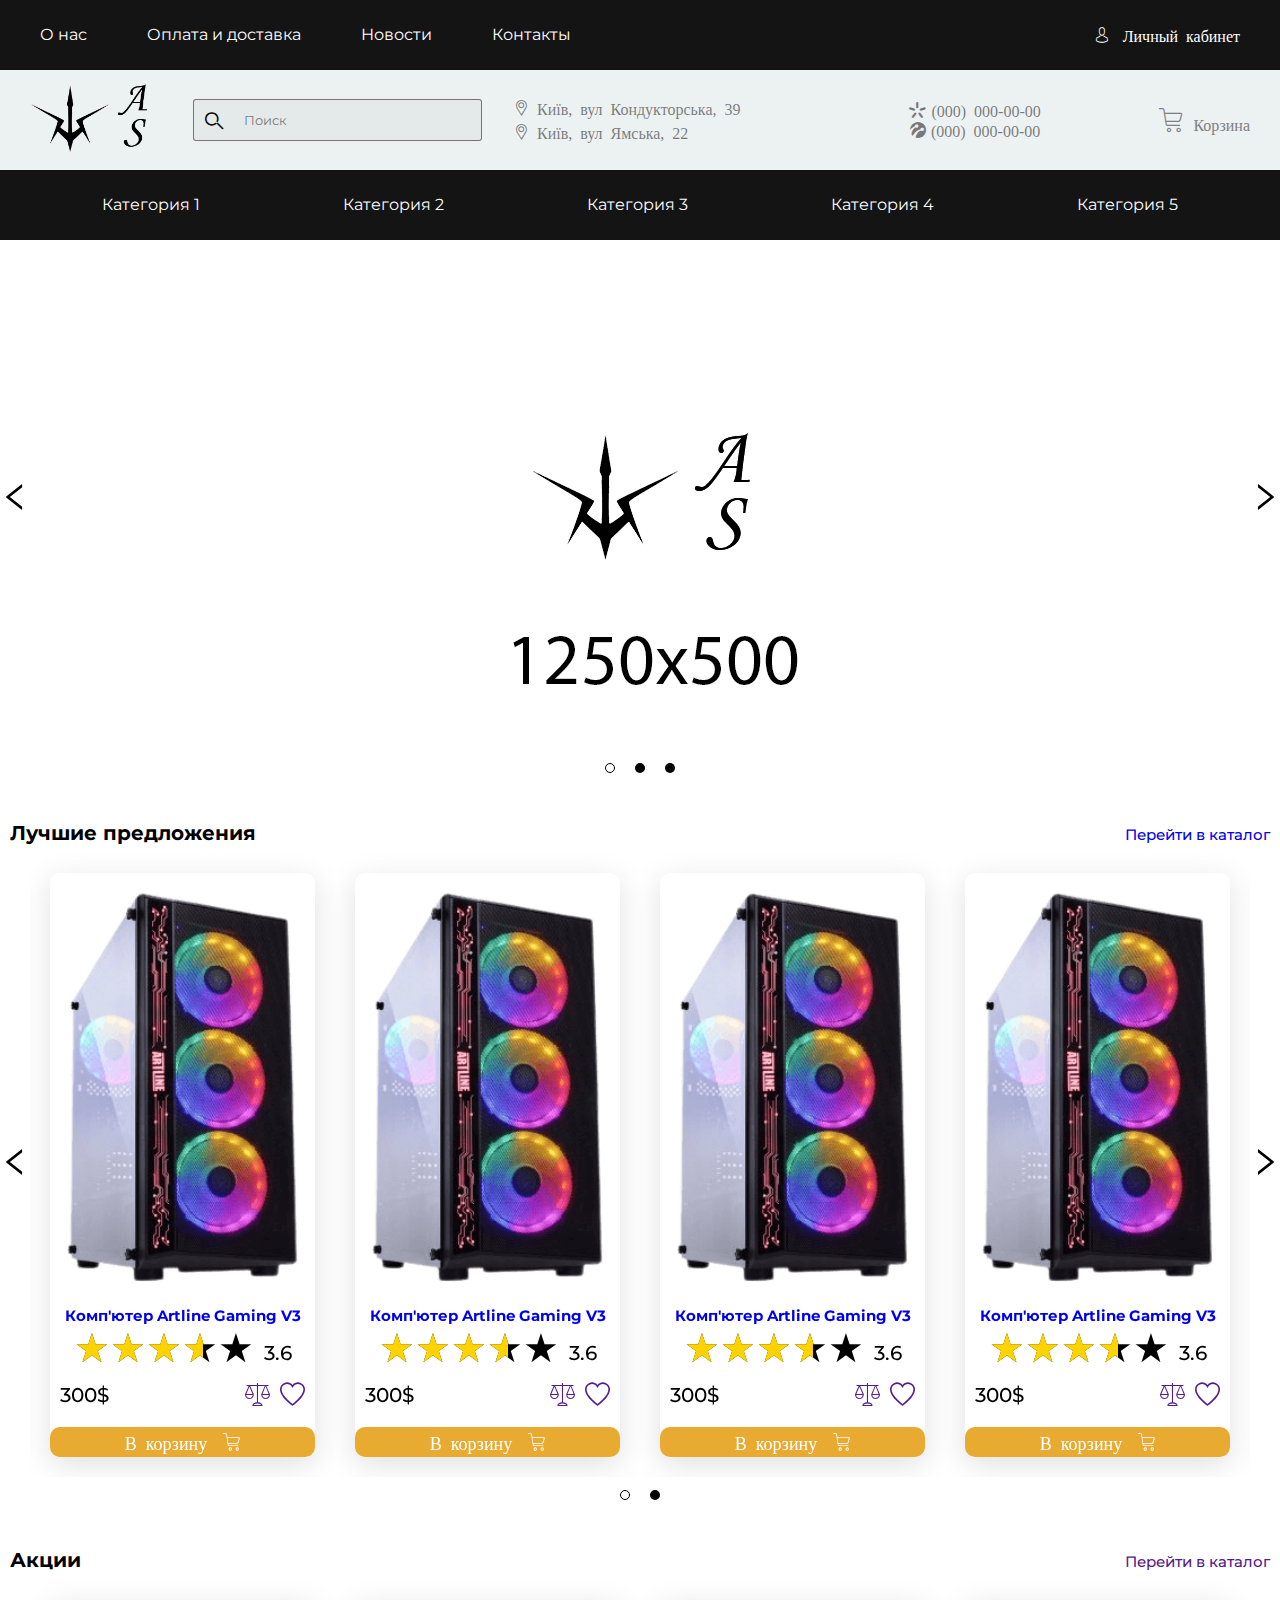
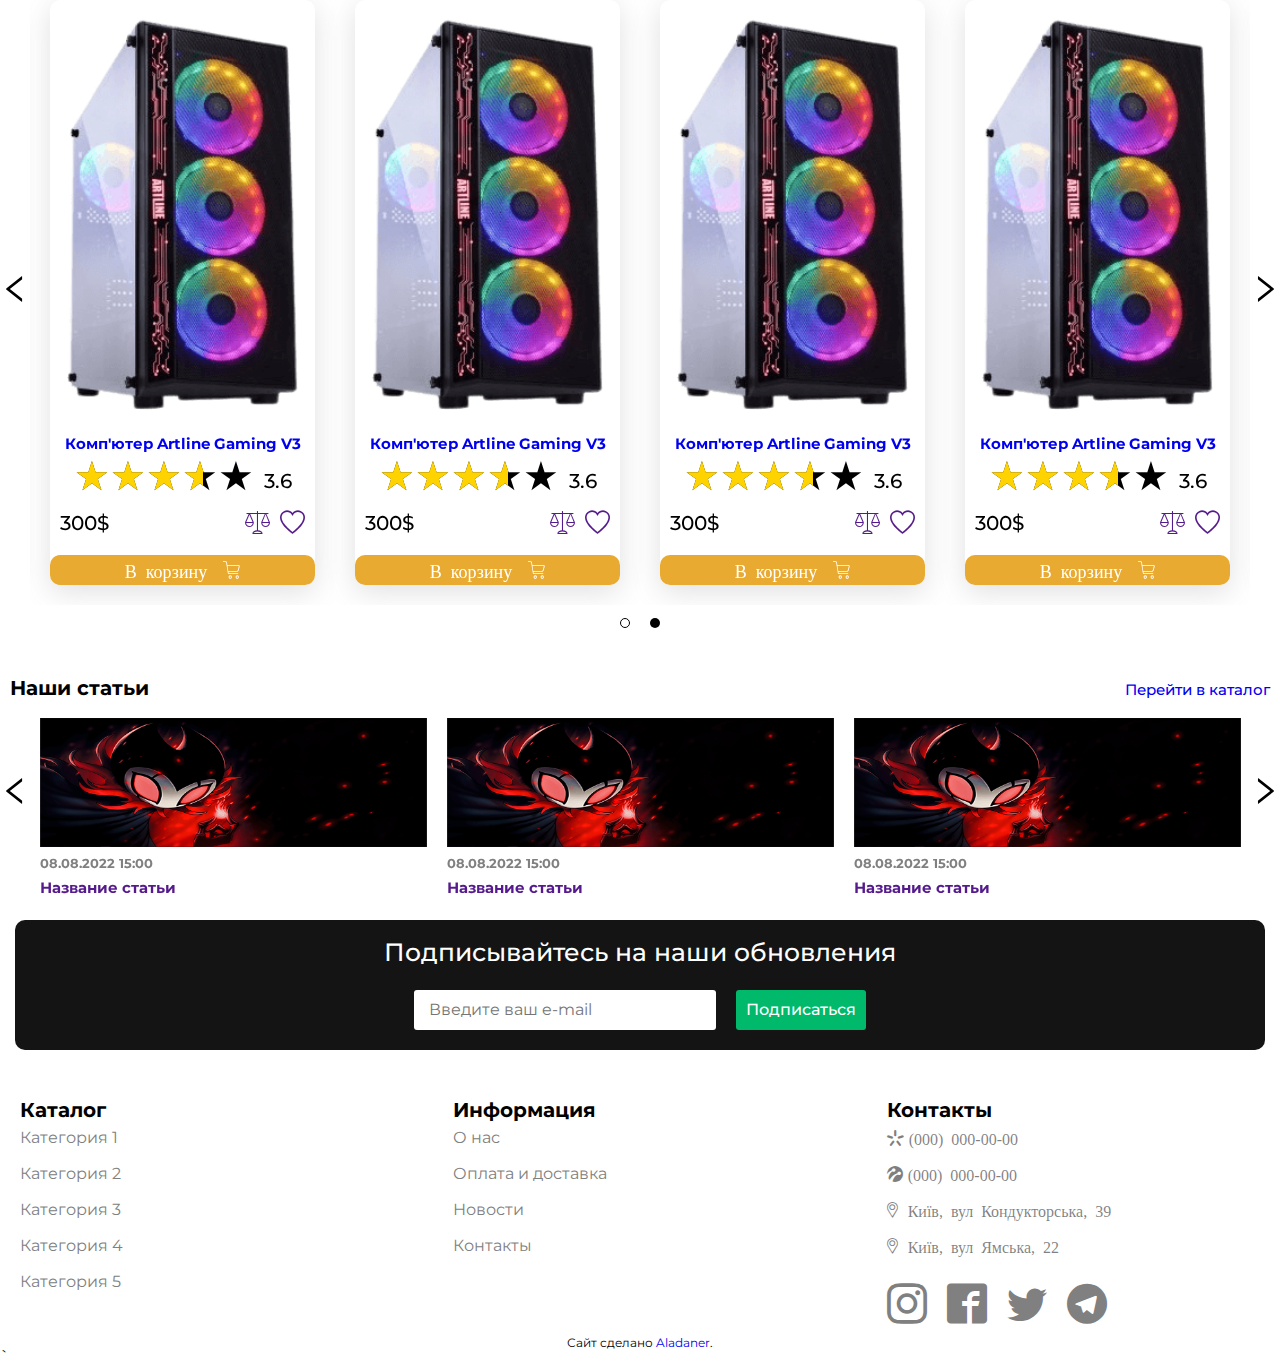
<file: index.html>
<!DOCTYPE html>
<html lang="en">

<head>
    <meta charset="UTF-8">
    <meta http-equiv="X-UA-Compatible" content="IE=edge">
    <meta name="viewport" content="width=device-width, initial-scale=1.0">
    <title>Alan Shop v2</title>
    <!--Стили-->
    <link rel="stylesheet" href="src/css/style.css">
    <link rel="stylesheet" href="src/css/slider.css">
    <link rel="stylesheet" href="src/css/iconsfont.css">
    <link rel="stylesheet" href="src/css/rating-star.css">
    <link rel="stylesheet" href="src/css/topButton.css">


</head>

<body>
    <!-- Back to top button -->
    <a id="button" class="_icon-arrow-up"></a>

    <!-- Header-->
    <header class="header" id="header">
        <div class="header__top top-header">
            <div class="top-header__container">

                <!-- Блок меню-->
                <div class="top-header__menu menu">
                    <nav class="menu__body">
                        <ul class="menu__list">
                            <li class="menu__item"><a href="pages/about.html" class="menu__link">О нас</a></li>
                            <li class="menu__item"><a href="pages/delivery.html" class="menu__link">Оплата и
                                    доставка</a></li>
                            <li class="menu__item"><a href="pages/news.html" class="menu__link">Новости</a></li>
                            <li class="menu__item"><a href="pages/contacts.html" class="menu__link">Контакты</a></li>
                        </ul>
                    </nav>
                </div>

                <!-- Личный кабинет-->
                <a href="#log-popup" class="top-header__user _icon-user popup-link"><span class="top-header__text">Личный
                        кабинет</span></a>
            </div>
        </div>

        <div class="header__body body-header">
            <div class="body-header__container">
                <a href="index.html"><img src="src/img/logo-dark.png" class="body-header__logo" alt=""></a>

                <!-- Блок поиска-->
                <div class="body-header__search">
                    <form action="" class="search-header">
                        <button type="submit" class="search-header__button _icon-search"></button>
                        <input type="text" name="form[]" placeholder="Поиск" class="search-header__input">
                    </form>
                </div>

                <!-- Блок местоположений-->
                <div class="body-header__location location-header">
                    <a href="" target="_blank" class="location-header__link _icon-location">Київ, вул Кондукторська,
                        39</a>
                    <a href="" target="_blank" class="location-header__link _icon-location">Київ, вул Ямська, 22</a>
                </div>

                <!-- Блок номеров-->
                <div class="body-header__phone phone-header">
                    <a href="tel:+380000000000" class="phone-header__link _icon-ks">(000) 000-00-00</a>
                    <a href="tel:+380000000000" class="phone-header__link _icon-li">(000) 000-00-00</a>
                </div>

                <!-- Корзина-->
                <div class="body-header__cart cart-header">
                    <a href="" class="cart-header__backet _icon-backet"><span
                            class="cart-header__text">Корзина</span></a>
                </div>
            </div>
        </div>

        <div class="header__catalog catalog-header">
            <div class="catalog-header__container">

                <!-- Блок меню-->
                <nav class="catalog-header__menu menu-catalog">
                    <ul class="menu-catalog__list">
                        <li class="menu-catalog__item">
                            <a href="" class="menu-catalog__link">Категория 1</a>

                            <!-- Блок подменю-->
                            <span class="arrow"></span>
                            <ul class="sub-menu">
                                <li class="sub-menu__list"><a href="" class="sub-menu__link">Подкатегория 1.1</a></li>
                                <li class="sub-menu__list"><a href="" class="sub-menu__link">Подкатегория 1.2</a></li>
                                <li class="sub-menu__list"><a href="" class="sub-menu__link">Подкатегория 1.3</a></li>
                                <li class="sub-menu__list"><a href="" class="sub-menu__link">Подкатегория 1.4</a></li>
                            </ul>
                        </li>
                        <li class="menu-catalog__item">
                            <a href="" class="menu-catalog__link">Категория 2</a>

                            <!-- Блок подменю-->
                            <span class="arrow"></span>
                            <ul class="sub-menu">
                                <li class="sub-menu__list"><a href="" class="sub-menu__link">Подкатегория 2.1</a></li>
                                <li class="sub-menu__list"><a href="" class="sub-menu__link">Подкатегория 2.2</a></li>
                                <li class="sub-menu__list"><a href="" class="sub-menu__link">Подкатегория 2.3</a></li>
                                <li class="sub-menu__list"><a href="" class="sub-menu__link">Подкатегория 2.4</a></li>
                            </ul>
                        </li>
                        <li class="menu-catalog__item"><a href="" class="menu-catalog__link">Категория 3</a></li>
                        <li class="menu-catalog__item"><a href="" class="menu-catalog__link">Категория 4</a></li>
                        <li class="menu-catalog__item"><a href="" class="menu-catalog__link">Категория 5</a></li>

                        <!-- Блок меню "Информация" для моб устройств-->
                        <li class="menu-catalog__item touch-device">
                            <a href="" class="menu-catalog__link">Информация</a>
                            <span class="arrow"></span>
                            <ul class="sub-menu touch-device">
                                <li class="sub-menu__list"><a href="pages/about.html" class="sub-menu__link">О нас</a>
                                </li>
                                <li class="sub-menu__list"><a href="pages/delivery.html" class="sub-menu__link">Оплата
                                        и доставка</a></li>
                                <li class="sub-menu__list"><a href="pages/news.html" class="sub-menu__link">Новости</a>
                                </li>
                                <li class="sub-menu__list"><a href="pages/contacts.html"
                                        class="sub-menu__link">Контакты</a></li>
                            </ul>
                        </li>
                    </ul>
                </nav>
            </div>
        </div>

        <!-- Header for mobile device-->
        <div class="header__mobile mobile-header">
            <div class="mobile-header__container">
                <a href="index.html"><img src="src/img/logo-dark.png" class="body-header__logo" alt=""></a>
                <a href="#log-popup" class="top-header__user _icon-user popup-link"><span class="top-header__text">Личный
                        кабинет</span></a>
                <a href="" class="cart-header__backet _icon-backet"><span class="cart-header__text">Корзина</span></a>
                <div class="body-header__burger burger-menu">
                    <span></span>
                </div>
            </div>
            <div class="body-header__search">
                <form action="" class="search-header">
                    <button type="submit" class="search-header__button _icon-search"></button>
                    <input type="text" name="form[]" placeholder="Поиск" class="search-header__input">
                </form>
            </div>
        </div>

    </header>

    <!-- Main-->
    <main class="main">
        <div class="main__container">

            <!--Слайдер-->
            <div class="slider main-banner">
                <div class="slider__item">
                    <img src="src/img/slider/1.png" alt="">
                </div>
                <div class="slider__item">
                    <img src="src/img/slider/2.png" alt="">
                </div>
                <div class="slider__item">
                    <img src="src/img/slider/3.png" alt="">
                </div>
            </div>

            <!-- Блок товаров-->
            <section>
                <!-- Лучшие предложения-->
                <section class="product-cart">
                    <div class="product-cart__title">
                        <h2>Лучшие предложения</h2>

                        <h3><a href="pages/best-offers.html">Перейти в каталог</a></h3>
                    </div>

                    <!-- Слайдер-->
                    <div class="slider goods-slider">

                        <div class="slider__item">
                            <div class="product-cart__cell cell">

                                <div class="cell__inner">
                                    <img src="src/img/goods/1.png" class="cell__picture">
                                    <h3 class="cell__title"><a href="pages/productPage.html">Комп'ютер Artline Gaming V3</a></h3>

                                    <!-- Рейтинг-->
                                    <div class="rating rating__set">
                                        <div class="rating__body">
                                            <div class="rating__active"></div>
                                            <div class="rating__items">
                                                <input type="radio" class="rating__item" name="rating" id="" value="1">
                                                <input type="radio" class="rating__item" name="rating" id="" value="2">
                                                <input type="radio" class="rating__item" name="rating" id="" value="3">
                                                <input type="radio" class="rating__item" name="rating" id="" value="4">
                                                <input type="radio" class="rating__item" name="rating" id="" value="5">
                                            </div>
                                        </div>
                                        <div class="rating__value">3.6</div>
                                    </div>

                                    <div class="cell__footer">
                                        <div class="cell__price">
                                            <h3>300$</h3>
                                        </div>
                                        <a href="" class="cell__compare _icon-comparison"></a>
                                        <a href="" class="cell__favourite _icon-favorites"></a>
                                    </div>
                                    <button type="button" class="product-cart__btn"><span class="_icon-backet">В
                                            корзину</span></button>
                                </div>

                            </div>
                        </div>

                        <div class="slider__item">
                            <div class="product-cart__cell cell">

                                <div class="cell__inner">
                                    <img src="src/img/goods/1.png" class="cell__picture">
                                    <h3 class="cell__title"><a href="pages/productPage.html">Комп'ютер Artline Gaming V3</a></h3>

                                    <!-- Рейтинг-->
                                    <div class="rating rating__set">
                                        <div class="rating__body">
                                            <div class="rating__active"></div>
                                            <div class="rating__items">
                                                <input type="radio" class="rating__item" name="rating" id="" value="1">
                                                <input type="radio" class="rating__item" name="rating" id="" value="2">
                                                <input type="radio" class="rating__item" name="rating" id="" value="3">
                                                <input type="radio" class="rating__item" name="rating" id="" value="4">
                                                <input type="radio" class="rating__item" name="rating" id="" value="5">
                                            </div>
                                        </div>
                                        <div class="rating__value">3.6</div>
                                    </div>

                                    <div class="cell__footer">
                                        <div class="cell__price">
                                            <h3>300$</h3>
                                        </div>
                                        <a href="" class="cell__compare _icon-comparison"></a>
                                        <a href="" class="cell__favourite _icon-favorites"></a>
                                    </div>
                                    <button type="button" class="product-cart__btn"><span class="_icon-backet">В
                                            корзину</span></button>
                                </div>

                            </div>
                        </div>

                        <div class="slider__item">
                            <div class="product-cart__cell cell">

                                <div class="cell__inner">
                                    <img src="src/img/goods/1.png" class="cell__picture">
                                    <h3 class="cell__title"><a href="pages/productPage.html">Комп'ютер Artline Gaming V3</a></h3>

                                    <!-- Рейтинг-->
                                    <div class="rating rating__set">
                                        <div class="rating__body">
                                            <div class="rating__active"></div>
                                            <div class="rating__items">
                                                <input type="radio" class="rating__item" name="rating" id="" value="1">
                                                <input type="radio" class="rating__item" name="rating" id="" value="2">
                                                <input type="radio" class="rating__item" name="rating" id="" value="3">
                                                <input type="radio" class="rating__item" name="rating" id="" value="4">
                                                <input type="radio" class="rating__item" name="rating" id="" value="5">
                                            </div>
                                        </div>
                                        <div class="rating__value">3.6</div>
                                    </div>

                                    <div class="cell__footer">
                                        <div class="cell__price">
                                            <h3>300$</h3>
                                        </div>
                                        <a href="" class="cell__compare _icon-comparison"></a>
                                        <a href="" class="cell__favourite _icon-favorites"></a>
                                    </div>
                                    <button type="button" class="product-cart__btn"><span class="_icon-backet">В
                                            корзину</span></button>
                                </div>

                            </div>
                        </div>

                        <div class="slider__item">
                            <div class="product-cart__cell cell">

                                <div class="cell__inner">
                                    <img src="src/img/goods/1.png" class="cell__picture">
                                    <h3 class="cell__title"><a href="pages/productPage.html">Комп'ютер Artline Gaming V3</a></h3>

                                    <!-- Рейтинг-->
                                    <div class="rating rating__set">
                                        <div class="rating__body">
                                            <div class="rating__active"></div>
                                            <div class="rating__items">
                                                <input type="radio" class="rating__item" name="rating" id="" value="1">
                                                <input type="radio" class="rating__item" name="rating" id="" value="2">
                                                <input type="radio" class="rating__item" name="rating" id="" value="3">
                                                <input type="radio" class="rating__item" name="rating" id="" value="4">
                                                <input type="radio" class="rating__item" name="rating" id="" value="5">
                                            </div>
                                        </div>
                                        <div class="rating__value">3.6</div>
                                    </div>

                                    <div class="cell__footer">
                                        <div class="cell__price">
                                            <h3>300$</h3>
                                        </div>
                                        <a href="" class="cell__compare _icon-comparison"></a>
                                        <a href="" class="cell__favourite _icon-favorites"></a>
                                    </div>
                                    <button type="button" class="product-cart__btn"><span class="_icon-backet">В
                                            корзину</span></button>
                                </div>

                            </div>
                        </div>

                        <div class="slider__item">
                            <div class="product-cart__cell cell">

                                <div class="cell__inner">
                                    <img src="src/img/goods/1.png" class="cell__picture">
                                    <h3 class="cell__title"><a href="pages/productPage.html">Комп'ютер Artline Gaming V3</a></h3>

                                    <!-- Рейтинг-->
                                    <div class="rating rating__set">
                                        <div class="rating__body">
                                            <div class="rating__active"></div>
                                            <div class="rating__items">
                                                <input type="radio" class="rating__item" name="rating" id="" value="1">
                                                <input type="radio" class="rating__item" name="rating" id="" value="2">
                                                <input type="radio" class="rating__item" name="rating" id="" value="3">
                                                <input type="radio" class="rating__item" name="rating" id="" value="4">
                                                <input type="radio" class="rating__item" name="rating" id="" value="5">
                                            </div>
                                        </div>
                                        <div class="rating__value">3.6</div>
                                    </div>

                                    <div class="cell__footer">
                                        <div class="cell__price">
                                            <h3>300$</h3>
                                        </div>
                                        <a href="" class="cell__compare _icon-comparison"></a>
                                        <a href="" class="cell__favourite _icon-favorites"></a>
                                    </div>
                                    <button type="button" class="product-cart__btn"><span class="_icon-backet">В
                                            корзину</span></button>
                                </div>

                            </div>
                        </div>

                        <div class="slider__item">
                            <div class="product-cart__cell cell">

                                <div class="cell__inner">
                                    <img src="src/img/goods/1.png" class="cell__picture">
                                    <h3 class="cell__title"><a href="pages/productPage.html">Комп'ютер Artline Gaming V3</a></h3>

                                    <!-- Рейтинг-->
                                    <div class="rating rating__set">
                                        <div class="rating__body">
                                            <div class="rating__active"></div>
                                            <div class="rating__items">
                                                <input type="radio" class="rating__item" name="rating" id="" value="1">
                                                <input type="radio" class="rating__item" name="rating" id="" value="2">
                                                <input type="radio" class="rating__item" name="rating" id="" value="3">
                                                <input type="radio" class="rating__item" name="rating" id="" value="4">
                                                <input type="radio" class="rating__item" name="rating" id="" value="5">
                                            </div>
                                        </div>
                                        <div class="rating__value">3.6</div>
                                    </div>

                                    <div class="cell__footer">
                                        <div class="cell__price">
                                            <h3>300$</h3>
                                        </div>
                                        <a href="" class="cell__compare _icon-comparison"></a>
                                        <a href="" class="cell__favourite _icon-favorites"></a>
                                    </div>
                                    <button type="button" class="product-cart__btn"><span class="_icon-backet">В
                                            корзину</span></button>
                                </div>

                            </div>
                        </div>

                        <div class="slider__item">
                            <div class="product-cart__cell cell">

                                <div class="cell__inner">
                                    <img src="src/img/goods/1.png" class="cell__picture">
                                    <h3 class="cell__title"><a href="pages/productPage.html">Комп'ютер Artline Gaming V3</a></h3>

                                    <!-- Рейтинг-->
                                    <div class="rating rating__set">
                                        <div class="rating__body">
                                            <div class="rating__active"></div>
                                            <div class="rating__items">
                                                <input type="radio" class="rating__item" name="rating" id="" value="1">
                                                <input type="radio" class="rating__item" name="rating" id="" value="2">
                                                <input type="radio" class="rating__item" name="rating" id="" value="3">
                                                <input type="radio" class="rating__item" name="rating" id="" value="4">
                                                <input type="radio" class="rating__item" name="rating" id="" value="5">
                                            </div>
                                        </div>
                                        <div class="rating__value">3.6</div>
                                    </div>

                                    <div class="cell__footer">
                                        <div class="cell__price">
                                            <h3>300$</h3>
                                        </div>
                                        <a href="" class="cell__compare _icon-comparison"></a>
                                        <a href="" class="cell__favourite _icon-favorites"></a>
                                    </div>
                                    <button type="button" class="product-cart__btn"><span class="_icon-backet">В
                                            корзину</span></button>
                                </div>

                            </div>
                        </div>
                        
                        <div class="slider__item">
                            <div class="product-cart__cell cell">

                                <div class="cell__inner">
                                    <img src="src/img/goods/1.png" class="cell__picture">
                                    <h3 class="cell__title"><a href="pages/productPage.html">Комп'ютер Artline Gaming V3</a></h3>

                                    <!-- Рейтинг-->
                                    <div class="rating rating__set">
                                        <div class="rating__body">
                                            <div class="rating__active"></div>
                                            <div class="rating__items">
                                                <input type="radio" class="rating__item" name="rating" id="" value="1">
                                                <input type="radio" class="rating__item" name="rating" id="" value="2">
                                                <input type="radio" class="rating__item" name="rating" id="" value="3">
                                                <input type="radio" class="rating__item" name="rating" id="" value="4">
                                                <input type="radio" class="rating__item" name="rating" id="" value="5">
                                            </div>
                                        </div>
                                        <div class="rating__value">3.6</div>
                                    </div>

                                    <div class="cell__footer">
                                        <div class="cell__price">
                                            <h3>300$</h3>
                                        </div>
                                        <a href="" class="cell__compare _icon-comparison"></a>
                                        <a href="" class="cell__favourite _icon-favorites"></a>
                                    </div>
                                    <button type="button" class="product-cart__btn"><span class="_icon-backet">В
                                            корзину</span></button>
                                </div>

                            </div>
                        </div>
                    </div>
                </section>

                <!-- Акции-->
                <section class="product-cart">
                    <div class="product-cart__title">
                        <h2>Акции</h2>

                        <h3><a href="">Перейти в каталог</a></h3>
                    </div>

                    <!-- Слайдер-->
                    <div class="slider goods-slider">
                        <div class="slider__item">
                            <div class="product-cart__cell cell">

                                <div class="cell__inner">
                                    <img src="src/img/goods/1.png" class="cell__picture">
                                    <h3 class="cell__title"><a href="pages/productPage.html">Комп'ютер Artline Gaming V3</a></h3>

                                    <!-- Рейтинг-->
                                    <div class="rating rating__set">
                                        <div class="rating__body">
                                            <div class="rating__active"></div>
                                            <div class="rating__items">
                                                <input type="radio" class="rating__item" name="rating" id="" value="1">
                                                <input type="radio" class="rating__item" name="rating" id="" value="2">
                                                <input type="radio" class="rating__item" name="rating" id="" value="3">
                                                <input type="radio" class="rating__item" name="rating" id="" value="4">
                                                <input type="radio" class="rating__item" name="rating" id="" value="5">
                                            </div>
                                        </div>
                                        <div class="rating__value">3.6</div>
                                    </div>

                                    <div class="cell__footer">
                                        <div class="cell__price">
                                            <h3>300$</h3>
                                        </div>
                                        <a href="" class="cell__compare _icon-comparison"></a>
                                        <a href="" class="cell__favourite _icon-favorites"></a>
                                    </div>
                                    <button type="button" class="product-cart__btn"><span class="_icon-backet">В
                                            корзину</span></button>
                                </div>

                            </div>
                        </div>
                        <div class="slider__item">
                            <div class="product-cart__cell cell">

                                <div class="cell__inner">
                                    <img src="src/img/goods/1.png" class="cell__picture">
                                    <h3 class="cell__title"><a href="pages/productPage.html">Комп'ютер Artline Gaming V3</a></h3>

                                    <!-- Рейтинг-->
                                    <div class="rating rating__set">
                                        <div class="rating__body">
                                            <div class="rating__active"></div>
                                            <div class="rating__items">
                                                <input type="radio" class="rating__item" name="rating" id="" value="1">
                                                <input type="radio" class="rating__item" name="rating" id="" value="2">
                                                <input type="radio" class="rating__item" name="rating" id="" value="3">
                                                <input type="radio" class="rating__item" name="rating" id="" value="4">
                                                <input type="radio" class="rating__item" name="rating" id="" value="5">
                                            </div>
                                        </div>
                                        <div class="rating__value">3.6</div>
                                    </div>

                                    <div class="cell__footer">
                                        <div class="cell__price">
                                            <h3>300$</h3>
                                        </div>
                                        <a href="" class="cell__compare _icon-comparison"></a>
                                        <a href="" class="cell__favourite _icon-favorites"></a>
                                    </div>
                                    <button type="button" class="product-cart__btn"><span class="_icon-backet">В
                                            корзину</span></button>
                                </div>

                            </div>
                        </div>
                        <div class="slider__item">
                            <div class="product-cart__cell cell">

                                <div class="cell__inner">
                                    <img src="src/img/goods/1.png" class="cell__picture">
                                    <h3 class="cell__title"><a href="pages/productPage.html">Комп'ютер Artline Gaming V3</a></h3>

                                    <!-- Рейтинг-->
                                    <div class="rating rating__set">
                                        <div class="rating__body">
                                            <div class="rating__active"></div>
                                            <div class="rating__items">
                                                <input type="radio" class="rating__item" name="rating" id="" value="1">
                                                <input type="radio" class="rating__item" name="rating" id="" value="2">
                                                <input type="radio" class="rating__item" name="rating" id="" value="3">
                                                <input type="radio" class="rating__item" name="rating" id="" value="4">
                                                <input type="radio" class="rating__item" name="rating" id="" value="5">
                                            </div>
                                        </div>
                                        <div class="rating__value">3.6</div>
                                    </div>

                                    <div class="cell__footer">
                                        <div class="cell__price">
                                            <h3>300$</h3>
                                        </div>
                                        <a href="" class="cell__compare _icon-comparison"></a>
                                        <a href="" class="cell__favourite _icon-favorites"></a>
                                    </div>
                                    <button type="button" class="product-cart__btn"><span class="_icon-backet">В
                                            корзину</span></button>
                                </div>

                            </div>
                        </div>
                        <div class="slider__item">
                            <div class="product-cart__cell cell">

                                <div class="cell__inner">
                                    <img src="src/img/goods/1.png" class="cell__picture">
                                    <h3 class="cell__title"><a href="pages/productPage.html">Комп'ютер Artline Gaming V3</a></h3>

                                    <!-- Рейтинг-->
                                    <div class="rating rating__set">
                                        <div class="rating__body">
                                            <div class="rating__active"></div>
                                            <div class="rating__items">
                                                <input type="radio" class="rating__item" name="rating" id="" value="1">
                                                <input type="radio" class="rating__item" name="rating" id="" value="2">
                                                <input type="radio" class="rating__item" name="rating" id="" value="3">
                                                <input type="radio" class="rating__item" name="rating" id="" value="4">
                                                <input type="radio" class="rating__item" name="rating" id="" value="5">
                                            </div>
                                        </div>
                                        <div class="rating__value">3.6</div>
                                    </div>

                                    <div class="cell__footer">
                                        <div class="cell__price">
                                            <h3>300$</h3>
                                        </div>
                                        <a href="" class="cell__compare _icon-comparison"></a>
                                        <a href="" class="cell__favourite _icon-favorites"></a>
                                    </div>
                                    <button type="button" class="product-cart__btn"><span class="_icon-backet">В
                                            корзину</span></button>
                                </div>

                            </div>
                        </div>
                        <div class="slider__item">
                            <div class="product-cart__cell cell">

                                <div class="cell__inner">
                                    <img src="src/img/goods/1.png" class="cell__picture">
                                    <h3 class="cell__title"><a href="pages/productPage.html">Комп'ютер Artline Gaming V3</a></h3>

                                    <!-- Рейтинг-->
                                    <div class="rating rating__set">
                                        <div class="rating__body">
                                            <div class="rating__active"></div>
                                            <div class="rating__items">
                                                <input type="radio" class="rating__item" name="rating" id="" value="1">
                                                <input type="radio" class="rating__item" name="rating" id="" value="2">
                                                <input type="radio" class="rating__item" name="rating" id="" value="3">
                                                <input type="radio" class="rating__item" name="rating" id="" value="4">
                                                <input type="radio" class="rating__item" name="rating" id="" value="5">
                                            </div>
                                        </div>
                                        <div class="rating__value">3.6</div>
                                    </div>

                                    <div class="cell__footer">
                                        <div class="cell__price">
                                            <h3>300$</h3>
                                        </div>
                                        <a href="" class="cell__compare _icon-comparison"></a>
                                        <a href="" class="cell__favourite _icon-favorites"></a>
                                    </div>
                                    <button type="button" class="product-cart__btn"><span class="_icon-backet">В
                                            корзину</span></button>
                                </div>

                            </div>
                        </div>
                        <div class="slider__item">
                            <div class="product-cart__cell cell">

                                <div class="cell__inner">
                                    <img src="src/img/goods/1.png" class="cell__picture">
                                    <h3 class="cell__title"><a href="pages/productPage.html">Комп'ютер Artline Gaming V3</a></h3>

                                    <!-- Рейтинг-->
                                    <div class="rating rating__set">
                                        <div class="rating__body">
                                            <div class="rating__active"></div>
                                            <div class="rating__items">
                                                <input type="radio" class="rating__item" name="rating" id="" value="1">
                                                <input type="radio" class="rating__item" name="rating" id="" value="2">
                                                <input type="radio" class="rating__item" name="rating" id="" value="3">
                                                <input type="radio" class="rating__item" name="rating" id="" value="4">
                                                <input type="radio" class="rating__item" name="rating" id="" value="5">
                                            </div>
                                        </div>
                                        <div class="rating__value">3.6</div>
                                    </div>

                                    <div class="cell__footer">
                                        <div class="cell__price">
                                            <h3>300$</h3>
                                        </div>
                                        <a href="" class="cell__compare _icon-comparison"></a>
                                        <a href="" class="cell__favourite _icon-favorites"></a>
                                    </div>
                                    <button type="button" class="product-cart__btn"><span class="_icon-backet">В
                                            корзину</span></button>
                                </div>

                            </div>
                        </div>
                        <div class="slider__item">
                            <div class="product-cart__cell cell">

                                <div class="cell__inner">
                                    <img src="src/img/goods/1.png" class="cell__picture">
                                    <h3 class="cell__title"><a href="pages/productPage.html">Комп'ютер Artline Gaming V3</a></h3>

                                    <!-- Рейтинг-->
                                    <div class="rating rating__set">
                                        <div class="rating__body">
                                            <div class="rating__active"></div>
                                            <div class="rating__items">
                                                <input type="radio" class="rating__item" name="rating" id="" value="1">
                                                <input type="radio" class="rating__item" name="rating" id="" value="2">
                                                <input type="radio" class="rating__item" name="rating" id="" value="3">
                                                <input type="radio" class="rating__item" name="rating" id="" value="4">
                                                <input type="radio" class="rating__item" name="rating" id="" value="5">
                                            </div>
                                        </div>
                                        <div class="rating__value">3.6</div>
                                    </div>

                                    <div class="cell__footer">
                                        <div class="cell__price">
                                            <h3>300$</h3>
                                        </div>
                                        <a href="" class="cell__compare _icon-comparison"></a>
                                        <a href="" class="cell__favourite _icon-favorites"></a>
                                    </div>
                                    <button type="button" class="product-cart__btn"><span class="_icon-backet">В
                                            корзину</span></button>
                                </div>

                            </div>
                        </div>
                        <div class="slider__item">
                            <div class="product-cart__cell cell">

                                <div class="cell__inner">
                                    <img src="src/img/goods/1.png" class="cell__picture">
                                    <h3 class="cell__title"><a href="pages/productPage.html">Комп'ютер Artline Gaming V3</a></h3>

                                    <!-- Рейтинг-->
                                    <div class="rating rating__set">
                                        <div class="rating__body">
                                            <div class="rating__active"></div>
                                            <div class="rating__items">
                                                <input type="radio" class="rating__item" name="rating" id="" value="1">
                                                <input type="radio" class="rating__item" name="rating" id="" value="2">
                                                <input type="radio" class="rating__item" name="rating" id="" value="3">
                                                <input type="radio" class="rating__item" name="rating" id="" value="4">
                                                <input type="radio" class="rating__item" name="rating" id="" value="5">
                                            </div>
                                        </div>
                                        <div class="rating__value">3.6</div>
                                    </div>

                                    <div class="cell__footer">
                                        <div class="cell__price">
                                            <h3>300$</h3>
                                        </div>
                                        <a href="" class="cell__compare _icon-comparison"></a>
                                        <a href="" class="cell__favourite _icon-favorites"></a>
                                    </div>
                                    <button type="button" class="product-cart__btn"><span class="_icon-backet">В
                                            корзину</span></button>
                                </div>

                            </div>
                        </div>
                    </div>
                </section>
            </section>

            <!-- Блок новостей-->
            <section class="news">
                <div class="news__title">
                    <h2>Наши статьи</h2>

                    <h3><a href="pages/news.html">Перейти в каталог</a></h3>
                </div>

                <!-- Слайдер новостей-->
                <div class="slider news-banner">
                    <div class="slider__item">
                        <div class="cell__inner">
                            <img src="src/img/slider/3.png" alt="" class="cell__picture">
                            <h4 class="cell__date">08.08.2022 15:00</h4>
                            <h3 class="cell__title"><a href="">Название статьи</a></h3>
                        </div>
                    </div>
                    <div class="slider__item">
                        <div class="cell__inner">
                            <img src="src/img/slider/3.png" alt="" class="cell__picture">
                            <h4 class="cell__date">08.08.2022 15:00</h4>
                            <h3 class="cell__title"><a href="">Название статьи</a></h3>
                        </div>
                    </div>
                    <div class="slider__item">
                        <div class="cell__inner">
                            <img src="src/img/slider/3.png" alt="" class="cell__picture">
                            <h4 class="cell__date">08.08.2022 15:00</h4>
                            <h3 class="cell__title"><a href="">Название статьи</a></h3>
                        </div>
                    </div>
                    <div class="slider__item">
                        <div class="cell__inner">
                            <img src="src/img/slider/3.png" alt="" class="cell__picture">
                            <h4 class="cell__date">08.08.2022 15:00</h4>
                            <h3 class="cell__title"><a href="">Название статьи</a></h3>
                        </div>
                    </div>
                    <div class="slider__item">
                        <div class="cell__inner">
                            <img src="src/img/slider/3.png" alt="" class="cell__picture">
                            <h4 class="cell__date">08.08.2022 15:00</h4>
                            <h3 class="cell__title"><a href="">Название статьи</a></h3>
                        </div>
                    </div>
                    <div class="slider__item">
                        <div class="cell__inner">
                            <img src="src/img/slider/3.png" alt="" class="cell__picture">
                            <h4 class="cell__date">08.08.2022 15:00</h4>
                            <h3 class="cell__title"><a href="">Название статьи</a></h3>
                        </div>
                    </div>

                </div>
            </section>

            <!-- Рассылка-->
            <div class="subs">
                <h2 class="subs__title">Подписывайтесь на наши обновления</h2>
                <form class="subs-form">
                    <input type="email" name="email" class="subs-form__input" placeholder="Введите ваш e-mail" required>
                    <input type="submit" class="subs-form__btn" value="Подписаться">
                </form>
            </div>
        </div>
    </main>

    <!-- Footer-->
    <footer class="footer">
        <div class="footer__top">

            <!-- Каталог-->
            <div class="footer__col">
                <div class="footer__title">
                    <h2>Каталог</h2>
                </div>

                <div class="footer__nav">
                    <a href="">Категория 1</a>
                    <a href="">Категория 2</a>
                    <a href="">Категория 3</a>
                    <a href="">Категория 4</a>
                    <a href="">Категория 5</a>
                </div>
            </div>

            <!-- Информация-->
            <div class="footer__col">
                <div class="footer__title">
                    <h2>Информация</h2>
                </div>

                <div class="footer__nav">
                    <a href="pages/about.html">О нас</a>
                    <a href="pages/delivery.html">Оплата и доставка</a>
                    <a href="pages/news.html">Новости</a>
                    <a href="pages/contacts.html">Контакты</a>
                </div>
            </div>

            <!-- Контакты-->
            <div class="footer__col">
                <div class="footer__title">
                    <h2>Контакты</h2>
                </div>

                <div class="footer__contacts">
                    <a href="tel:+380000000000" class="phone-header__link _icon-ks">(000) 000-00-00</a>
                    <a href="tel:+380000000000" class="phone-header__link _icon-li">(000) 000-00-00</a>
                    <a href="" target="_blank" class="location-header__link _icon-location">Київ, вул Кондукторська,
                        39</a>
                    <a href="" target="_blank" class="location-header__link _icon-location">Київ, вул Ямська, 22</a>
                </div>

                <div class="social">
                    <a href="" target="_blank" title="Instagram">
                        <i class="_icon-instagram"></i>
                    </a>
                    <a href="" target="_blank" title="Facebook">
                        <i class="_icon-facebook"></i>
                    </a>
                    <a href="" target="_blank" title="Twitter">
                        <i class="_icon-twitter"></i>
                    </a>
                    <a href="" target="_blank" title="Telegram">
                        <i class="_icon-telegram"></i>
                    </a>
                </div>
            </div>
        </div>
        <div class="created">Сайт сделано <a href="https://github.com/Aladaner" target="_blank">Aladaner</a>.</div>`
    </footer>

    <!-- Login popup-->
    <div id="log-popup" class="popup">
        <!-- <a href="#" class="popup__area"></a> Without JS-->
        <div class="popup__body">
            <div class="popup__content">
                <a href="#header" class="popup__close close-popup">X</a>

                <!-- Login Form-->
                <div class="form">
                    <div class="form__container">
                        <form>
                            <div class="form__inner">
                                <div class="form__title">
                                    <h2>Вход</h2>
                                    <span>Войдите с помощью:</span>
                                    <div class="social">
                                        <a href="" target="_blank" title="Facebook">
                                            <i class="_icon-facebook"></i>
                                        </a>
                                        <a href="" target="_blank" title="Twitter">
                                            <i class="_icon-twitter"></i>
                                        </a>
                                        <a href="" target="_blank" title="Google">
                                            <i class="_icon-google"></i>
                                        </a>
                                    </div>
                                </div>

                                <div class="form__or">
                                    <span>или</span>
                                </div>

                                <!-- Email-->
                                <div class="fields fields__input">
                                    <label class="control-label" for="login">E-mail</label>
                                    <input class="control-input" type="email" id="email" placeholder="Введите e-mail."
                                        required>
                                </div>

                                <!-- Passsword-->
                                <div class="fields fields__input">
                                    <label class="control-label" for="password">Пароль</label>
                                    <input class="control-input" type="password" id="password"
                                        placeholder="Введите пароль." required>
                                </div>

                                <!-- Forgot-->
                                <div class="text-right">
                                    <a href="#fpass-popup" class="popup-link">Забыл(а) пароль.</a>
                                </div>

                                <!-- Button-->
                                <div class="container-login">
                                    <div class="wrap-login">
                                        <div class="login-btn"></div>
                                        <button class="btn-login">Войти</button>
                                    </div>
                                </div>

                                <!-- Register-->
                                <div class="text-center">
                                    <a href="#register-popup" class="popup-link">Зарегистрироваться</a>
                                </div>
                            </div>
                        </form>
                    </div>
                </div>
            </div>
        </div>
    </div>

    <!-- Register popup-->
    <div id="register-popup" class="popup">
        <!-- <a href="#" class="popup__area"></a> Without JS-->
        <div class="popup__body">
            <div class="popup__content">
                <a href="#header" class="popup__close close-popup">X</a>

                <!-- Register Form-->
                <div class="form">
                    <div class="form__container">
                        <form>
                            <div class="form__inner">
                                <div class="form__title">
                                    <h2>Регистрация</h2>
                                    <span>Войдите с помощью:</span>
                                    <div class="social">
                                        <a href="" target="_blank" title="Facebook">
                                            <i class="_icon-facebook"></i>
                                        </a>
                                        <a href="" target="_blank" title="Twitter">
                                            <i class="_icon-twitter"></i>
                                        </a>
                                        <a href="" target="_blank" title="Google">
                                            <i class="_icon-google"></i>
                                        </a>
                                    </div>
                                </div>

                                <div class="form__or">
                                    <span>или</span>
                                </div>

                                <!-- Fist name-->
                                <div class="fields fields__input">
                                    <label class="control-label" for="fname">Имя</label>
                                    <input class="control-input" type="text" id="fname" placeholder="Введите имя."
                                        required>
                                </div>

                                <!-- Last name-->
                                <div class="fields fields__input">
                                    <label class="control-label" for="lname">Фамилия</label>
                                    <input class="control-input" type="text" id="lname" placeholder="Введите фамилию."
                                        required>
                                </div>

                                <!-- Email-->
                                <div class="fields fields__input">
                                    <label class="control-label" for="login">E-mail</label>
                                    <input class="control-input" type="email" id="email" placeholder="Введите e-mail."
                                        required>
                                </div>

                                <!-- Passsword-->
                                <div class="fields fields__input">
                                    <label class="control-label" for="password">Пароль</label>
                                    <input class="control-input" type="password" id="password"
                                        placeholder="Введите пароль." required>
                                </div>

                                <!-- Button-->
                                <div class="container-login">
                                    <div class="wrap-login">
                                        <div class="login-btn"></div>
                                        <button class="btn-login">Зарегистрироваться</button>
                                    </div>
                                </div>

                                <!-- Register-->
                                <div class="text-center">
                                    <a href="#log-popup" class="popup-link">Я уже зарегистрирован.</a>
                                </div>
                            </div>
                        </form>
                    </div>
                </div>
            </div>
        </div>
    </div>

    <!-- Forgot password popup-->
    <div id="fpass-popup" class="popup">
        <!-- <a href="#" class="popup__area"></a> Without JS-->
        <div class="popup__body">
            <div class="popup__content">
                <a href="#header" class="popup__close close-popup">X</a>

                <!-- Login Form-->
                <div class="form">
                    <div class="form__container">
                        <form>
                            <div class="form__inner">
                                <div class="form__title">
                                    <h2>Вход</h2>
                                    <span>Войдите с помощью:</span>
                                    <div class="social">
                                        <a href="" target="_blank" title="Facebook">
                                            <i class="_icon-facebook"></i>
                                        </a>
                                        <a href="" target="_blank" title="Twitter">
                                            <i class="_icon-twitter"></i>
                                        </a>
                                        <a href="" target="_blank" title="Google">
                                            <i class="_icon-google"></i>
                                        </a>
                                    </div>
                                </div>

                                <div class="form__or">
                                    <span>или</span>
                                </div>

                                <!-- Email-->
                                <div class="fields fields__input">
                                    <label class="control-label" for="login">E-mail</label>
                                    <input class="control-input" type="email" id="email" placeholder="Введите e-mail."
                                        required>
                                </div>                    

                                <!-- Button-->
                                <div class="container-login">
                                    <div class="wrap-login">
                                        <div class="login-btn"></div>
                                        <button class="btn-login">Восстановить</button>
                                    </div>
                                </div>

                                <!-- Register-->
                                <div class="text-center">
                                    <a href="#log-popup" class="popup-link">Я вспомнил(а) свой пароль.</a>
                                </div>
                            </div>
                        </form>
                    </div>
                </div>
            </div>
        </div>
    </div>

    <!--JQuery-->
    <script src="https://code.jquery.com/jquery-3.6.0.min.js"
        integrity="sha256-/xUj+3OJU5yExlq6GSYGSHk7tPXikynS7ogEvDej/m4=" crossorigin="anonymous"></script>
    <!--Слайдер Slick-->
    <script src="src/js/slick.min.js"></script>
    <!--Скрипты-->
    <script src="src/js/script.js"></script>
    <script src="src/js/slider-settings.js"></script>
    <script src="src/js/rating-star.js"></script>
    <script src="src/js/popups.js"></script>
</body>

</html>
</file>
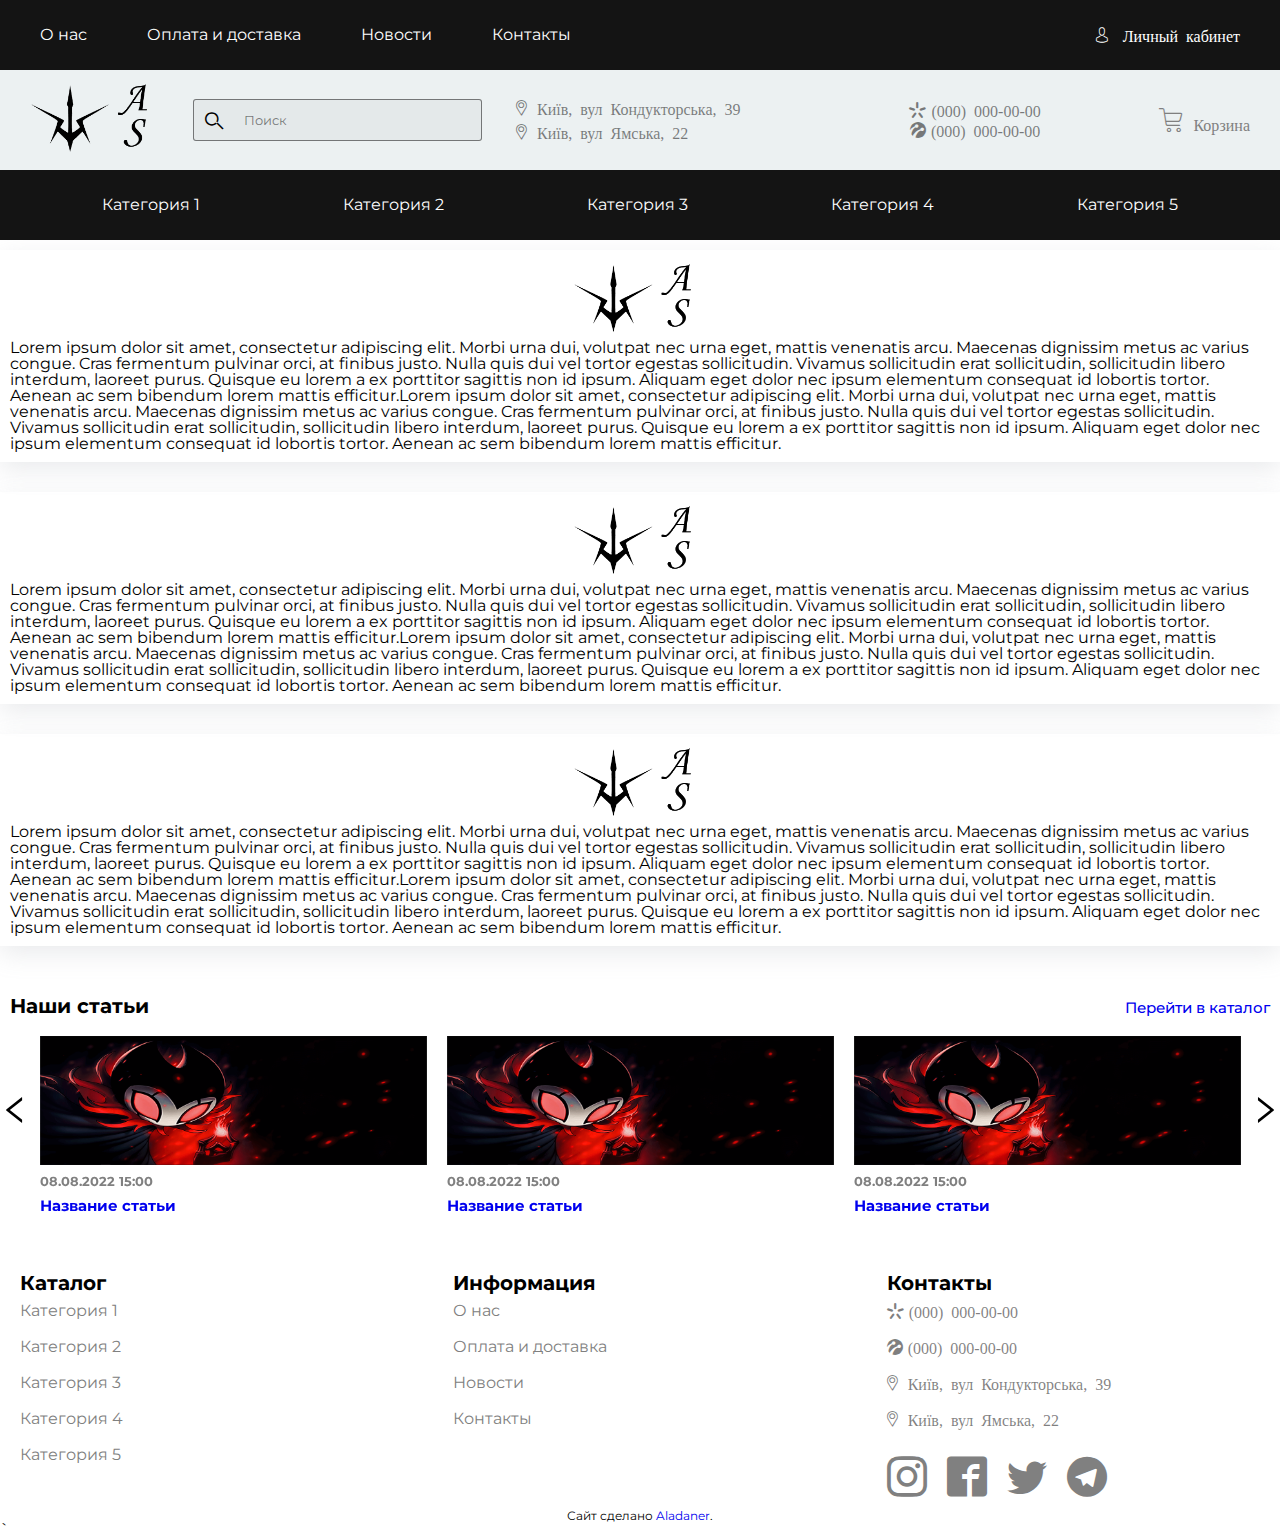
<file: pages/about.html>
<!DOCTYPE html>
<html lang="en">

<head>
    <meta charset="UTF-8">
    <meta http-equiv="X-UA-Compatible" content="IE=edge">
    <meta name="viewport" content="width=device-width, initial-scale=1.0">
    <title>О нас</title>
    <!--Стили-->
    <link rel="stylesheet" href="../src/css/style.css">
    <link rel="stylesheet" href="../src/css/slider.css">
    <link rel="stylesheet" href="../src/css/iconsfont.css">
    <link rel="stylesheet" href="../src/css/topButton.css">


</head>

<body>
    <!-- Back to top button -->
    <a id="button" class="_icon-arrow-up"></a>

    <!-- Header-->
    <header class="header" id="header">
        <div class="header__top top-header">
            <div class="top-header__container">

                <!-- Блок меню-->
                <div class="top-header__menu menu">
                    <nav class="menu__body">
                        <ul class="menu__list">
                            <li class="menu__item"><a href="../pages/about.html" class="menu__link">О нас</a></li>
                            <li class="menu__item"><a href="../pages/delivery.html" class="menu__link">Оплата и
                                    доставка</a></li>
                            <li class="menu__item"><a href="../pages/news.html" class="menu__link">Новости</a></li>
                            <li class="menu__item"><a href="../pages/contacts.html" class="menu__link">Контакты</a></li>
                        </ul>
                    </nav>
                </div>

                <!-- Личный кабинет-->
                <a href="#log-popup" class="top-header__user _icon-user popup-link"><span
                        class="top-header__text">Личный
                        кабинет</span></a>
            </div>
        </div>

        <div class="header__body body-header">
            <div class="body-header__container">
                <a href="../index.html"><img src="../src/img/logo-dark.png" class="body-header__logo" alt=""></a>

                <!-- Блок поиска-->
                <div class="body-header__search">
                    <form action="" class="search-header">
                        <button type="submit" class="search-header__button _icon-search"></button>
                        <input type="text" name="form[]" placeholder="Поиск" class="search-header__input">
                    </form>
                </div>

                <!-- Блок местоположений-->
                <div class="body-header__location location-header">
                    <a href="../" target="_blank" class="location-header__link _icon-location">Київ, вул Кондукторська,
                        39</a>
                    <a href="../" target="_blank" class="location-header__link _icon-location">Київ, вул Ямська, 22</a>
                </div>

                <!-- Блок номеров-->
                <div class="body-header__phone phone-header">
                    <a href="../tel:+380000000000" class="phone-header__link _icon-ks">(000) 000-00-00</a>
                    <a href="../tel:+380000000000" class="phone-header__link _icon-li">(000) 000-00-00</a>
                </div>

                <!-- Корзина-->
                <div class="body-header__cart cart-header">
                    <a href="../" class="cart-header__backet _icon-backet"><span
                            class="cart-header__text">Корзина</span></a>
                </div>
            </div>
        </div>

        <div class="header__catalog catalog-header">
            <div class="catalog-header__container">

                <!-- Блок меню-->
                <nav class="catalog-header__menu menu-catalog">
                    <ul class="menu-catalog__list">
                        <li class="menu-catalog__item">
                            <a href="../" class="menu-catalog__link">Категория 1</a>

                            <!-- Блок подменю-->
                            <span class="arrow"></span>
                            <ul class="sub-menu">
                                <li class="sub-menu__list"><a href="../" class="sub-menu__link">Подкатегория 1.1</a></li>
                                <li class="sub-menu__list"><a href="../" class="sub-menu__link">Подкатегория 1.2</a></li>
                                <li class="sub-menu__list"><a href="../" class="sub-menu__link">Подкатегория 1.3</a></li>
                                <li class="sub-menu__list"><a href="../" class="sub-menu__link">Подкатегория 1.4</a></li>
                            </ul>
                        </li>
                        <li class="menu-catalog__item">
                            <a href="../" class="menu-catalog__link">Категория 2</a>

                            <!-- Блок подменю-->
                            <span class="arrow"></span>
                            <ul class="sub-menu">
                                <li class="sub-menu__list"><a href="../" class="sub-menu__link">Подкатегория 2.1</a></li>
                                <li class="sub-menu__list"><a href="../" class="sub-menu__link">Подкатегория 2.2</a></li>
                                <li class="sub-menu__list"><a href="../" class="sub-menu__link">Подкатегория 2.3</a></li>
                                <li class="sub-menu__list"><a href="../" class="sub-menu__link">Подкатегория 2.4</a></li>
                            </ul>
                        </li>
                        <li class="menu-catalog__item"><a href="../" class="menu-catalog__link">Категория 3</a></li>
                        <li class="menu-catalog__item"><a href="../" class="menu-catalog__link">Категория 4</a></li>
                        <li class="menu-catalog__item"><a href="../" class="menu-catalog__link">Категория 5</a></li>

                        <!-- Блок меню "Информация" для моб устройств-->
                        <li class="menu-catalog__item touch-device">
                            <a href="../" class="menu-catalog__link">Информация</a>
                            <span class="arrow"></span>
                            <ul class="sub-menu touch-device">
                                <li class="sub-menu__list"><a href="../pages/about.html" class="sub-menu__link">О нас</a>
                                </li>
                                <li class="sub-menu__list"><a href="../pages/delivery.html" class="sub-menu__link">Оплата
                                        и доставка</a></li>
                                <li class="sub-menu__list"><a href="../pages/news.html" class="sub-menu__link">Новости</a>
                                </li>
                                <li class="sub-menu__list"><a href="../pages/contacts.html"
                                        class="sub-menu__link">Контакты</a></li>
                            </ul>
                        </li>
                    </ul>
                </nav>
            </div>
        </div>

        <!-- Header for mobile device-->
        <div class="header__mobile mobile-header">
            <div class="mobile-header__container">
                <a href="../index.html"><img src="../src/img/logo-dark.png" class="body-header__logo" alt=""></a>
                <a href="#log-popup" class="top-header__user _icon-user popup-link"><span
                        class="top-header__text">Личный
                        кабинет</span></a>
                <a href="../" class="cart-header__backet _icon-backet"><span class="cart-header__text">Корзина</span></a>
                <div class="body-header__burger burger-menu">
                    <span></span>
                </div>
            </div>
            <div class="body-header__search">
                <form action="" class="search-header">
                    <button type="submit" class="search-header__button _icon-search"></button>
                    <input type="text" name="form[]" placeholder="Поиск" class="search-header__input">
                </form>
            </div>
        </div>

    </header>

    <!-- Main-->
    <main class="main">
        <div class="main__container">
            <!-- Блок информации-->
            <section class="info">
                <img src="../src/img/logo-dark.png" class="body-header__logo" alt="">

                <div class="info__text">
                    <p>
                        Lorem ipsum dolor sit amet, consectetur adipiscing elit. Morbi urna dui, volutpat nec urna eget,
                        mattis venenatis arcu. Maecenas dignissim metus ac varius congue. Cras fermentum pulvinar orci,
                        at finibus justo. Nulla quis dui vel tortor egestas sollicitudin. Vivamus sollicitudin erat
                        sollicitudin, sollicitudin libero interdum, laoreet purus. Quisque eu lorem a ex porttitor
                        sagittis non id ipsum. Aliquam eget dolor nec ipsum elementum consequat id lobortis tortor.
                        Aenean ac sem bibendum lorem mattis efficitur.Lorem ipsum dolor sit amet, consectetur adipiscing
                        elit. Morbi urna dui, volutpat nec urna eget, mattis venenatis arcu. Maecenas dignissim metus ac
                        varius congue. Cras fermentum pulvinar orci, at finibus justo. Nulla quis dui vel tortor egestas
                        sollicitudin. Vivamus sollicitudin erat sollicitudin, sollicitudin libero interdum, laoreet
                        purus. Quisque eu lorem a ex porttitor sagittis non id ipsum. Aliquam eget dolor nec ipsum
                        elementum consequat id lobortis tortor. Aenean ac sem bibendum lorem mattis efficitur.
                    </p>
                </div>
            </section>

            <!-- Блок информации-->
            <section class="info">
                <img src="../src/img/logo-dark.png" class="body-header__logo" alt="">

                <div class="info__text">
                    <p>
                        Lorem ipsum dolor sit amet, consectetur adipiscing elit. Morbi urna dui, volutpat nec urna eget,
                        mattis venenatis arcu. Maecenas dignissim metus ac varius congue. Cras fermentum pulvinar orci,
                        at finibus justo. Nulla quis dui vel tortor egestas sollicitudin. Vivamus sollicitudin erat
                        sollicitudin, sollicitudin libero interdum, laoreet purus. Quisque eu lorem a ex porttitor
                        sagittis non id ipsum. Aliquam eget dolor nec ipsum elementum consequat id lobortis tortor.
                        Aenean ac sem bibendum lorem mattis efficitur.Lorem ipsum dolor sit amet, consectetur adipiscing
                        elit. Morbi urna dui, volutpat nec urna eget, mattis venenatis arcu. Maecenas dignissim metus ac
                        varius congue. Cras fermentum pulvinar orci, at finibus justo. Nulla quis dui vel tortor egestas
                        sollicitudin. Vivamus sollicitudin erat sollicitudin, sollicitudin libero interdum, laoreet
                        purus. Quisque eu lorem a ex porttitor sagittis non id ipsum. Aliquam eget dolor nec ipsum
                        elementum consequat id lobortis tortor. Aenean ac sem bibendum lorem mattis efficitur.
                    </p>
                </div>
            </section>

            <!-- Блок информации-->
            <section class="info">
                <img src="../src/img/logo-dark.png" class="body-header__logo" alt="">

                <div class="info__text">
                    <p>
                        Lorem ipsum dolor sit amet, consectetur adipiscing elit. Morbi urna dui, volutpat nec urna eget,
                        mattis venenatis arcu. Maecenas dignissim metus ac varius congue. Cras fermentum pulvinar orci,
                        at finibus justo. Nulla quis dui vel tortor egestas sollicitudin. Vivamus sollicitudin erat
                        sollicitudin, sollicitudin libero interdum, laoreet purus. Quisque eu lorem a ex porttitor
                        sagittis non id ipsum. Aliquam eget dolor nec ipsum elementum consequat id lobortis tortor.
                        Aenean ac sem bibendum lorem mattis efficitur.Lorem ipsum dolor sit amet, consectetur adipiscing
                        elit. Morbi urna dui, volutpat nec urna eget, mattis venenatis arcu. Maecenas dignissim metus ac
                        varius congue. Cras fermentum pulvinar orci, at finibus justo. Nulla quis dui vel tortor egestas
                        sollicitudin. Vivamus sollicitudin erat sollicitudin, sollicitudin libero interdum, laoreet
                        purus. Quisque eu lorem a ex porttitor sagittis non id ipsum. Aliquam eget dolor nec ipsum
                        elementum consequat id lobortis tortor. Aenean ac sem bibendum lorem mattis efficitur.
                    </p>
                </div>
            </section>

            <!-- Блок новостей-->
            <section class="news">
                <div class="news__title">
                    <h2>Наши статьи</h2>

                    <h3><a href="../pages/news.html">Перейти в каталог</a></h3>
                </div>

                <!-- Слайдер новостей-->
                <div class="slider news-banner">
                    <div class="slider__item">
                        <div class="cell__inner">
                            <img src="../src/img/slider/3.png" alt="" class="cell__picture">
                            <h4 class="cell__date">08.08.2022 15:00</h4>
                            <h3 class="cell__title"><a href="../">Название статьи</a></h3>
                        </div>
                    </div>
                    <div class="slider__item">
                        <div class="cell__inner">
                            <img src="../src/img/slider/3.png" alt="" class="cell__picture">
                            <h4 class="cell__date">08.08.2022 15:00</h4>
                            <h3 class="cell__title"><a href="../">Название статьи</a></h3>
                        </div>
                    </div>
                    <div class="slider__item">
                        <div class="cell__inner">
                            <img src="../src/img/slider/3.png" alt="" class="cell__picture">
                            <h4 class="cell__date">08.08.2022 15:00</h4>
                            <h3 class="cell__title"><a href="../">Название статьи</a></h3>
                        </div>
                    </div>
                    <div class="slider__item">
                        <div class="cell__inner">
                            <img src="../src/img/slider/3.png" alt="" class="cell__picture">
                            <h4 class="cell__date">08.08.2022 15:00</h4>
                            <h3 class="cell__title"><a href="../">Название статьи</a></h3>
                        </div>
                    </div>
                    <div class="slider__item">
                        <div class="cell__inner">
                            <img src="../src/img/slider/3.png" alt="" class="cell__picture">
                            <h4 class="cell__date">08.08.2022 15:00</h4>
                            <h3 class="cell__title"><a href="../">Название статьи</a></h3>
                        </div>
                    </div>
                    <div class="slider__item">
                        <div class="cell__inner">
                            <img src="../src/img/slider/3.png" alt="" class="cell__picture">
                            <h4 class="cell__date">08.08.2022 15:00</h4>
                            <h3 class="cell__title"><a href="../">Название статьи</a></h3>
                        </div>
                    </div>

                </div>
            </section>
        </div>
    </main>

    <!-- Footer-->
    <footer class="footer">
        <div class="footer__top">

            <!-- Каталог-->
            <div class="footer__col">
                <div class="footer__title">
                    <h2>Каталог</h2>
                </div>

                <div class="footer__nav">
                    <a href="../">Категория 1</a>
                    <a href="../">Категория 2</a>
                    <a href="../">Категория 3</a>
                    <a href="../">Категория 4</a>
                    <a href="../">Категория 5</a>
                </div>
            </div>

            <!-- Информация-->
            <div class="footer__col">
                <div class="footer__title">
                    <h2>Информация</h2>
                </div>

                <div class="footer__nav">
                    <a href="../pages/about.html">О нас</a>
                    <a href="../pages/delivery.html">Оплата и доставка</a>
                    <a href="../pages/news.html">Новости</a>
                    <a href="../pages/contacts.html">Контакты</a>
                </div>
            </div>

            <!-- Контакты-->
            <div class="footer__col">
                <div class="footer__title">
                    <h2>Контакты</h2>
                </div>

                <div class="footer__contacts">
                    <a href="../tel:+380000000000" class="phone-header__link _icon-ks">(000) 000-00-00</a>
                    <a href="../tel:+380000000000" class="phone-header__link _icon-li">(000) 000-00-00</a>
                    <a href="../" target="_blank" class="location-header__link _icon-location">Київ, вул Кондукторська,
                        39</a>
                    <a href="../" target="_blank" class="location-header__link _icon-location">Київ, вул Ямська, 22</a>
                </div>

                <div class="social">
                    <a href="../" target="_blank" title="Instagram">
                        <i class="_icon-instagram"></i>
                    </a>
                    <a href="../" target="_blank" title="Facebook">
                        <i class="_icon-facebook"></i>
                    </a>
                    <a href="../" target="_blank" title="Twitter">
                        <i class="_icon-twitter"></i>
                    </a>
                    <a href="../" target="_blank" title="Telegram">
                        <i class="_icon-telegram"></i>
                    </a>
                </div>
            </div>
        </div>
        <div class="created">Сайт сделано <a href="https://github.com/Aladaner" target="_blank">Aladaner</a>.</div>`
    </footer>

    <!-- Login popup-->
    <div id="log-popup" class="popup">
        <!-- <a href="../#" class="popup__area"></a> Without JS-->
        <div class="popup__body">
            <div class="popup__content">
                <a href="#header" class="popup__close close-popup">X</a>

                <!-- Login Form-->
                <div class="form">
                    <div class="form__container">
                        <form>
                            <div class="form__inner">
                                <div class="form__title">
                                    <h2>Вход</h2>
                                    <span>Войдите с помощью:</span>
                                    <div class="social">
                                        <a href="../" target="_blank" title="Facebook">
                                            <i class="_icon-facebook"></i>
                                        </a>
                                        <a href="../" target="_blank" title="Twitter">
                                            <i class="_icon-twitter"></i>
                                        </a>
                                        <a href="../" target="_blank" title="Google">
                                            <i class="_icon-google"></i>
                                        </a>
                                    </div>
                                </div>

                                <div class="form__or">
                                    <span>или</span>
                                </div>

                                <!-- Email-->
                                <div class="fields fields__input">
                                    <label class="control-label" for="login">E-mail</label>
                                    <input class="control-input" type="email" id="email" placeholder="Введите e-mail."
                                        required>
                                </div>

                                <!-- Passsword-->
                                <div class="fields fields__input">
                                    <label class="control-label" for="password">Пароль</label>
                                    <input class="control-input" type="password" id="password"
                                        placeholder="Введите пароль." required>
                                </div>

                                <!-- Forgot-->
                                <div class="text-right">
                                    <a href="#fpass-popup" class="popup-link">Забыл(а) пароль.</a>
                                </div>

                                <!-- Button-->
                                <div class="container-login">
                                    <div class="wrap-login">
                                        <div class="login-btn"></div>
                                        <button class="btn-login">Войти</button>
                                    </div>
                                </div>

                                <!-- Register-->
                                <div class="text-center">
                                    <a href="#register-popup" class="popup-link">Зарегистрироваться</a>
                                </div>
                            </div>
                        </form>
                    </div>
                </div>
            </div>
        </div>
    </div>

    <!-- Register popup-->
    <div id="register-popup" class="popup">
        <!-- <a href="../#" class="popup__area"></a> Without JS-->
        <div class="popup__body">
            <div class="popup__content">
                <a href="#header" class="popup__close close-popup">X</a>

                <!-- Register Form-->
                <div class="form">
                    <div class="form__container">
                        <form>
                            <div class="form__inner">
                                <div class="form__title">
                                    <h2>Регистрация</h2>
                                    <span>Войдите с помощью:</span>
                                    <div class="social">
                                        <a href="../" target="_blank" title="Facebook">
                                            <i class="_icon-facebook"></i>
                                        </a>
                                        <a href="../" target="_blank" title="Twitter">
                                            <i class="_icon-twitter"></i>
                                        </a>
                                        <a href="../" target="_blank" title="Google">
                                            <i class="_icon-google"></i>
                                        </a>
                                    </div>
                                </div>

                                <div class="form__or">
                                    <span>или</span>
                                </div>

                                <!-- Fist name-->
                                <div class="fields fields__input">
                                    <label class="control-label" for="fname">Имя</label>
                                    <input class="control-input" type="text" id="fname" placeholder="Введите имя."
                                        required>
                                </div>

                                <!-- Last name-->
                                <div class="fields fields__input">
                                    <label class="control-label" for="lname">Фамилия</label>
                                    <input class="control-input" type="text" id="lname" placeholder="Введите фамилию."
                                        required>
                                </div>

                                <!-- Email-->
                                <div class="fields fields__input">
                                    <label class="control-label" for="login">E-mail</label>
                                    <input class="control-input" type="email" id="email" placeholder="Введите e-mail."
                                        required>
                                </div>

                                <!-- Passsword-->
                                <div class="fields fields__input">
                                    <label class="control-label" for="password">Пароль</label>
                                    <input class="control-input" type="password" id="password"
                                        placeholder="Введите пароль." required>
                                </div>

                                <!-- Button-->
                                <div class="container-login">
                                    <div class="wrap-login">
                                        <div class="login-btn"></div>
                                        <button class="btn-login">Зарегистрироваться</button>
                                    </div>
                                </div>

                                <!-- Register-->
                                <div class="text-center">
                                    <a href="#log-popup" class="popup-link">Я уже зарегистрирован.</a>
                                </div>
                            </div>
                        </form>
                    </div>
                </div>
            </div>
        </div>
    </div>

    <!-- Forgot password popup-->
    <div id="fpass-popup" class="popup">
        <!-- <a href="../#" class="popup__area"></a> Without JS-->
        <div class="popup__body">
            <div class="popup__content">
                <a href="#header" class="popup__close close-popup">X</a>

                <!-- Login Form-->
                <div class="form">
                    <div class="form__container">
                        <form>
                            <div class="form__inner">
                                <div class="form__title">
                                    <h2>Вход</h2>
                                    <span>Войдите с помощью:</span>
                                    <div class="social">
                                        <a href="../" target="_blank" title="Facebook">
                                            <i class="_icon-facebook"></i>
                                        </a>
                                        <a href="../" target="_blank" title="Twitter">
                                            <i class="_icon-twitter"></i>
                                        </a>
                                        <a href="../" target="_blank" title="Google">
                                            <i class="_icon-google"></i>
                                        </a>
                                    </div>
                                </div>

                                <div class="form__or">
                                    <span>или</span>
                                </div>

                                <!-- Email-->
                                <div class="fields fields__input">
                                    <label class="control-label" for="login">E-mail</label>
                                    <input class="control-input" type="email" id="email" placeholder="Введите e-mail."
                                        required>
                                </div>

                                <!-- Button-->
                                <div class="container-login">
                                    <div class="wrap-login">
                                        <div class="login-btn"></div>
                                        <button class="btn-login">Восстановить</button>
                                    </div>
                                </div>

                                <!-- Register-->
                                <div class="text-center">
                                    <a href="#log-popup" class="popup-link">Я вспомнил(а) свой пароль.</a>
                                </div>
                            </div>
                        </form>
                    </div>
                </div>
            </div>
        </div>
    </div>

    <!--JQuery-->
    <script src="https://code.jquery.com/jquery-3.6.0.min.js"
        integrity="sha256-/xUj+3OJU5yExlq6GSYGSHk7tPXikynS7ogEvDej/m4=" crossorigin="anonymous"></script>
    <!--Слайдер Slick-->
    <script src="../src/js/slick.min.js"></script>
    <!--Скрипты-->
    <script src="../src/js/script.js"></script>
    <script src="../src/js/slider-settings.js"></script>
    <script src="../src/js/popups.js"></script>
</body>

</html>
</file>
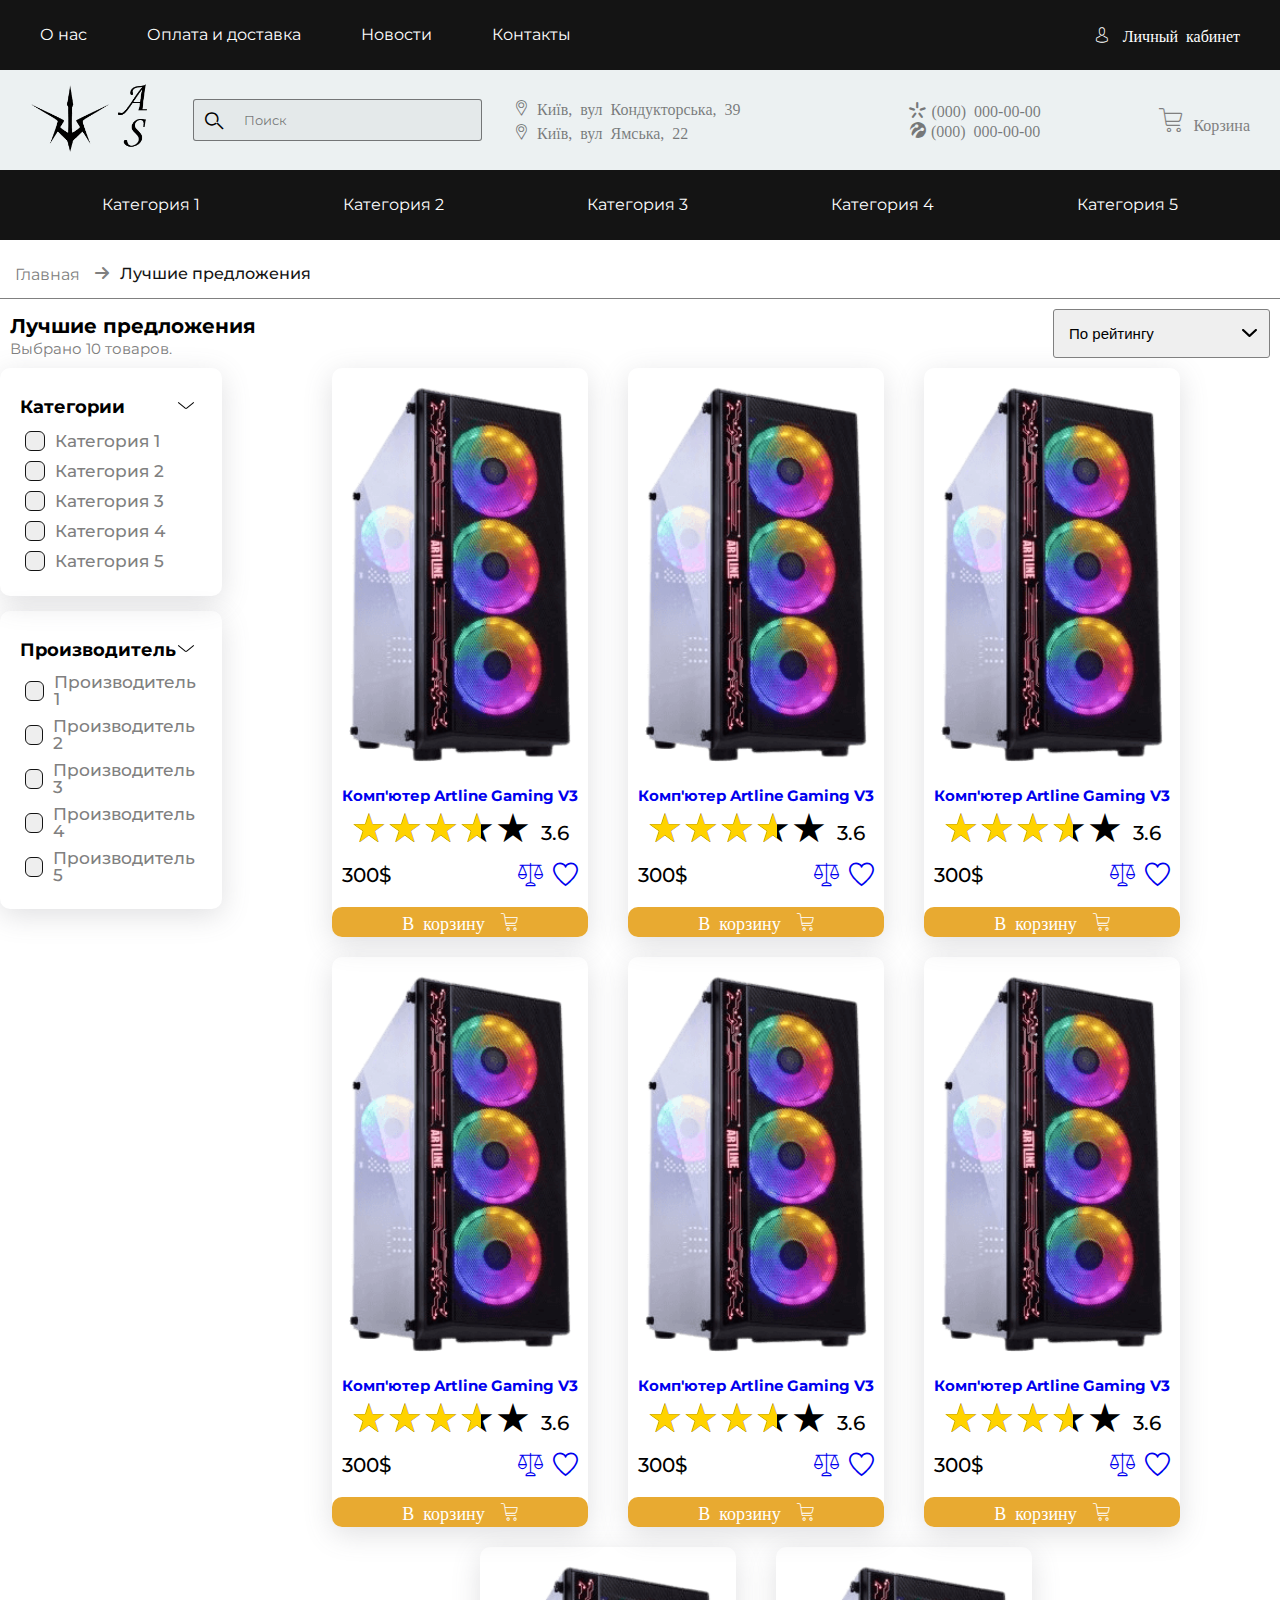
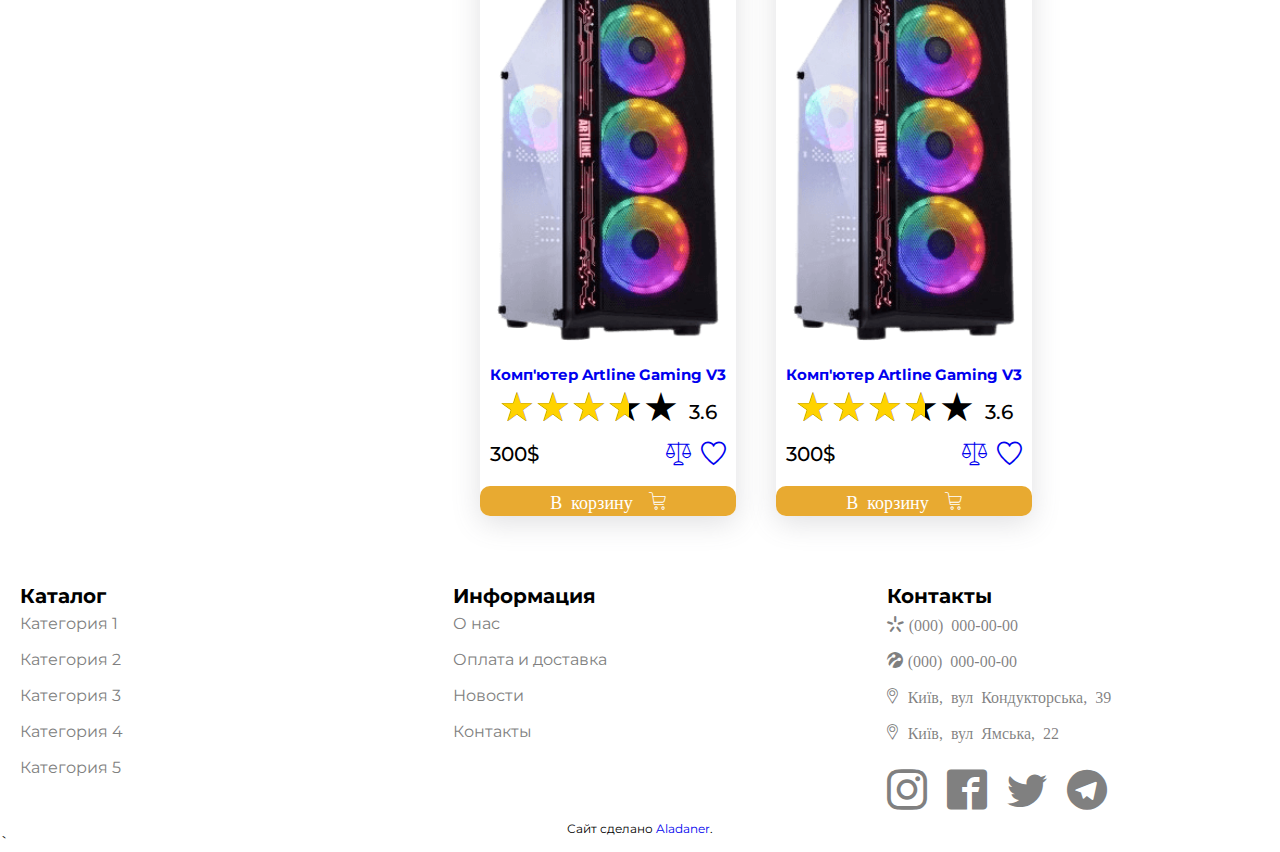
<file: pages/best-offers.html>
<!DOCTYPE html>
<html lang="en">

<head>
    <meta charset="UTF-8">
    <meta http-equiv="X-UA-Compatible" content="IE=edge">
    <meta name="viewport" content="width=device-width, initial-scale=1.0">
    <title>Лучшие предложения</title>
    <!--Стили-->
    <link rel="stylesheet" href="../src/css/style.css">
    <link rel="stylesheet" href="../src/css/iconsfont.css">
    <link rel="stylesheet" href="../src/css/rating-star.css">
    <link rel="stylesheet" href="../src/css/topButton.css">
</head>

<body>
    <!-- Back to top button -->
    <a id="button" class="_icon-arrow-up"></a>

    <!-- Header-->
    <header class="header" id="header">
        <div class="header__top top-header">
            <div class="top-header__container">

                <!-- Блок меню-->
                <div class="top-header__menu menu">
                    <nav class="menu__body">
                        <ul class="menu__list">
                            <li class="menu__item"><a href="../pages/about.html" class="menu__link">О нас</a></li>
                            <li class="menu__item"><a href="../pages/delivery.html" class="menu__link">Оплата и
                                    доставка</a></li>
                            <li class="menu__item"><a href="../pages/news.html" class="menu__link">Новости</a></li>
                            <li class="menu__item"><a href="../pages/contacts.html" class="menu__link">Контакты</a></li>
                        </ul>
                    </nav>
                </div>

                <!-- Личный кабинет-->
                <a href="#log-popup" class="top-header__user _icon-user popup-link"><span class="top-header__text">Личный
                        кабинет</span></a>
            </div>
        </div>

        <div class="header__body body-header">
            <div class="body-header__container">
                <a href="../index.html"><img src="../src/img/logo-dark.png" class="body-header__logo" alt=""></a>

                <!-- Блок поиска-->
                <div class="body-header__search">
                    <form action="" class="search-header">
                        <button type="submit" class="search-header__button _icon-search"></button>
                        <input type="text" name="form[]" placeholder="Поиск" class="search-header__input">
                    </form>
                </div>

                <!-- Блок местоположений-->
                <div class="body-header__location location-header">
                    <a href="../" target="_blank" class="location-header__link _icon-location">Київ, вул Кондукторська,
                        39</a>
                    <a href="../" target="_blank" class="location-header__link _icon-location">Київ, вул Ямська, 22</a>
                </div>

                <!-- Блок номеров-->
                <div class="body-header__phone phone-header">
                    <a href="../tel:+380000000000" class="phone-header__link _icon-ks">(000) 000-00-00</a>
                    <a href="../tel:+380000000000" class="phone-header__link _icon-li">(000) 000-00-00</a>
                </div>

                <!-- Корзина-->
                <div class="body-header__cart cart-header">
                    <a href="../" class="cart-header__backet _icon-backet"><span
                            class="cart-header__text">Корзина</span></a>
                </div>
            </div>
        </div>

        <div class="header__catalog catalog-header">
            <div class="catalog-header__container">

                <!-- Блок меню-->
                <nav class="catalog-header__menu menu-catalog">
                    <ul class="menu-catalog__list">
                        <li class="menu-catalog__item">
                            <a href="../" class="menu-catalog__link">Категория 1</a>

                            <!-- Блок подменю-->
                            <span class="arrow"></span>
                            <ul class="sub-menu">
                                <li class="sub-menu__list"><a href="../" class="sub-menu__link">Подкатегория 1.1</a></li>
                                <li class="sub-menu__list"><a href="../" class="sub-menu__link">Подкатегория 1.2</a></li>
                                <li class="sub-menu__list"><a href="../" class="sub-menu__link">Подкатегория 1.3</a></li>
                                <li class="sub-menu__list"><a href="../" class="sub-menu__link">Подкатегория 1.4</a></li>
                            </ul>
                        </li>
                        <li class="menu-catalog__item">
                            <a href="../" class="menu-catalog__link">Категория 2</a>

                            <!-- Блок подменю-->
                            <span class="arrow"></span>
                            <ul class="sub-menu">
                                <li class="sub-menu__list"><a href="../" class="sub-menu__link">Подкатегория 2.1</a></li>
                                <li class="sub-menu__list"><a href="../" class="sub-menu__link">Подкатегория 2.2</a></li>
                                <li class="sub-menu__list"><a href="../" class="sub-menu__link">Подкатегория 2.3</a></li>
                                <li class="sub-menu__list"><a href="../" class="sub-menu__link">Подкатегория 2.4</a></li>
                            </ul>
                        </li>
                        <li class="menu-catalog__item"><a href="../" class="menu-catalog__link">Категория 3</a></li>
                        <li class="menu-catalog__item"><a href="../" class="menu-catalog__link">Категория 4</a></li>
                        <li class="menu-catalog__item"><a href="../" class="menu-catalog__link">Категория 5</a></li>

                        <!-- Блок меню "Информация" для моб устройств-->
                        <li class="menu-catalog__item touch-device">
                            <a href="../" class="menu-catalog__link">Информация</a>
                            <span class="arrow"></span>
                            <ul class="sub-menu touch-device">
                                <li class="sub-menu__list"><a href="../pages/about.html" class="sub-menu__link">О нас</a>
                                </li>
                                <li class="sub-menu__list"><a href="../pages/delivery.html" class="sub-menu__link">Оплата
                                        и доставка</a></li>
                                <li class="sub-menu__list"><a href="../pages/news.html" class="sub-menu__link">Новости</a>
                                </li>
                                <li class="sub-menu__list"><a href="../pages/contacts.html"
                                        class="sub-menu__link">Контакты</a></li>
                            </ul>
                        </li>
                    </ul>
                </nav>
            </div>
        </div>

        <!-- Header for mobile device-->
        <div class="header__mobile mobile-header">
            <div class="mobile-header__container">
                <a href="../index.html"><img src="../src/img/logo-dark.png" class="body-header__logo" alt=""></a>
                <a href="#log-popup" class="top-header__user _icon-user popup-link"><span class="top-header__text">Личный
                        кабинет</span></a>
                <a href="../" class="cart-header__backet _icon-backet"><span class="cart-header__text">Корзина</span></a>
                <div class="body-header__burger burger-menu">
                    <span></span>
                </div>
            </div>
            <div class="body-header__search">
                <form action="" class="search-header">
                    <button type="submit" class="search-header__button _icon-search"></button>
                    <input type="text" name="form[]" placeholder="Поиск" class="search-header__input">
                </form>
            </div>
        </div>

    </header>

    <!-- Main-->
    <main class="main">
        <div class="main__container">
            <!-- Roadmap-->
            <div class="roadmap">
                <ul class="roadmap__wrapper">
                    <li class="roadmap__item">
                        <a href="../index.html" class="roadmap__link">Главная</a>
                        <span class="_icon-arrow-right"></span>
                    </li>
                    <li class="roadmap__item">
                        <a href="../index.html" class="roadmap__link">Лучшие предложения</a>
                    </li>
                </ul>
            </div>

            <!-- Catalog-->
            <div class="catalog">

                <!-- Catalog head-->
                <div class="catalog-head">
                    <div class="catalog-head__info">
                        <h2>Лучшие предложения</h2>
                        <span>Выбрано 10 товаров.</span>
                    </div>

                    <div class="catalog-head__container">
                        <div class="catalog-head__sort">
                            <select name="type-sort" id="type-sort">
                                <option value="cheap-expensive">От дешевых к дорогим</option>
                                <option value="expensive-cheap">От дорогих к дешевым</option>
                                <option value="popular">Популярные</option>
                                <option value="rating" selected>По рейтингу</option>
                            </select>
                        </div>
                        <div class="filter__btn">
                            <a href="#filter-popup" class="popup-link">Фильтр</a>
                            <!-- <span>Фильтр</span> -->
                        </div>
                    </div>
                </div>

                <div class="catalog__wrapper">

                    <!-- Filter-->
                    <div class="catalog__filter filter">

                        <div class="filter__body">

                            <!-- Category filter-->
                            <div class="filter__type">
                                <div class="filter__header">
                                    <h2>Категории</h2>
                                </div>

                                <div class="filter__list">
                                    <div class="filter__item">
                                        <input type="checkbox" name="category_1" id="category_1">
                                        <label for="category_1">Категория 1</label>
                                    </div>
                                    <div class="filter__item">
                                        <input type="checkbox" name="category_2" id="category_2">
                                        <label for="category_2">Категория 2</label>
                                    </div>
                                    <div class="filter__item">
                                        <input type="checkbox" name="category_3" id="category_3">
                                        <label for="category_3">Категория 3</label>
                                    </div>
                                    <div class="filter__item">
                                        <input type="checkbox" name="category_4" id="category_4">
                                        <label for="category_4">Категория 4</label>
                                    </div>
                                    <div class="filter__item">
                                        <input type="checkbox" name="category_5" id="category_5">
                                        <label for="category_5">Категория 5</label>
                                    </div>
                                </div>
                            </div>

                            <!-- Manufacturer filter-->
                            <div class="filter__type">
                                <div class="filter__header">
                                    <h2>Производитель</h2>
                                </div>

                                <div class="filter__list">
                                    <div class="filter__item">
                                        <input type="checkbox" name="manufacturer_1" id="manufacturer_1">
                                        <label for="manufacturer_1">Производитель 1</label>
                                    </div>
                                    <div class="filter__item">
                                        <input type="checkbox" name="manufacturer_1" id="manufacturer_2">
                                        <label for="manufacturer_2">Производитель 2</label>
                                    </div>
                                    <div class="filter__item">
                                        <input type="checkbox" name="manufacturer_1" id="manufacturer_3">
                                        <label for="manufacturer_3">Производитель 3</label>
                                    </div>
                                    <div class="filter__item">
                                        <input type="checkbox" name="manufacturer_1" id="manufacturer_4">
                                        <label for="manufacturer_4">Производитель 4</label>
                                    </div>
                                    <div class="filter__item">
                                        <input type="checkbox" name="manufacturer_1" id="manufacturer_5">
                                        <label for="manufacturer_5">Производитель 5</label>
                                    </div>
                                </div>
                            </div>
                        </div>
                    </div>

                    <!-- Catalog items-->
                    <div class="catalog__list">
                        <section>
                            <div class="catalog__item product-cart__cell cell">

                                <div class="cell__inner">
                                    <img src="../src/img/goods/1.png" class="cell__picture">
                                    <h3 class="cell__title"><a href="../pages/productPage.html">Комп'ютер Artline Gaming V3</a></h3>

                                    <!-- Рейтинг-->
                                    <div class="rating rating__set">
                                        <div class="rating__body">
                                            <div class="rating__active"></div>
                                            <div class="rating__items">
                                                <input type="radio" class="rating__item" name="rating" id="" value="1">
                                                <input type="radio" class="rating__item" name="rating" id="" value="2">
                                                <input type="radio" class="rating__item" name="rating" id="" value="3">
                                                <input type="radio" class="rating__item" name="rating" id="" value="4">
                                                <input type="radio" class="rating__item" name="rating" id="" value="5">
                                            </div>
                                        </div>
                                        <div class="rating__value">3.6</div>
                                    </div>

                                    <div class="cell__footer">
                                        <div class="cell__price">
                                            <h3>300$</h3>
                                        </div>
                                        <a href="../" class="cell__compare _icon-comparison"></a>
                                        <a href="../" class="cell__favourite _icon-favorites"></a>
                                    </div>
                                    <button type="button" class="product-cart__btn"><span class="_icon-backet">В
                                            корзину</span></button>
                                </div>

                            </div>

                            <div class="catalog__item product-cart__cell cell">

                                <div class="cell__inner">
                                    <img src="../src/img/goods/1.png" class="cell__picture">
                                    <h3 class="cell__title"><a href="../pages/productPage.html">Комп'ютер Artline Gaming V3</a></h3>

                                    <!-- Рейтинг-->
                                    <div class="rating rating__set">
                                        <div class="rating__body">
                                            <div class="rating__active"></div>
                                            <div class="rating__items">
                                                <input type="radio" class="rating__item" name="rating" id="" value="1">
                                                <input type="radio" class="rating__item" name="rating" id="" value="2">
                                                <input type="radio" class="rating__item" name="rating" id="" value="3">
                                                <input type="radio" class="rating__item" name="rating" id="" value="4">
                                                <input type="radio" class="rating__item" name="rating" id="" value="5">
                                            </div>
                                        </div>
                                        <div class="rating__value">3.6</div>
                                    </div>

                                    <div class="cell__footer">
                                        <div class="cell__price">
                                            <h3>300$</h3>
                                        </div>
                                        <a href="../" class="cell__compare _icon-comparison"></a>
                                        <a href="../" class="cell__favourite _icon-favorites"></a>
                                    </div>
                                    <button type="button" class="product-cart__btn"><span class="_icon-backet">В
                                            корзину</span></button>
                                </div>

                            </div>

                            <div class="catalog__item product-cart__cell cell">

                                <div class="cell__inner">
                                    <img src="../src/img/goods/1.png" class="cell__picture">
                                    <h3 class="cell__title"><a href="../pages/productPage.html">Комп'ютер Artline Gaming V3</a></h3>

                                    <!-- Рейтинг-->
                                    <div class="rating rating__set">
                                        <div class="rating__body">
                                            <div class="rating__active"></div>
                                            <div class="rating__items">
                                                <input type="radio" class="rating__item" name="rating" id="" value="1">
                                                <input type="radio" class="rating__item" name="rating" id="" value="2">
                                                <input type="radio" class="rating__item" name="rating" id="" value="3">
                                                <input type="radio" class="rating__item" name="rating" id="" value="4">
                                                <input type="radio" class="rating__item" name="rating" id="" value="5">
                                            </div>
                                        </div>
                                        <div class="rating__value">3.6</div>
                                    </div>

                                    <div class="cell__footer">
                                        <div class="cell__price">
                                            <h3>300$</h3>
                                        </div>
                                        <a href="../" class="cell__compare _icon-comparison"></a>
                                        <a href="../" class="cell__favourite _icon-favorites"></a>
                                    </div>
                                    <button type="button" class="product-cart__btn"><span class="_icon-backet">В
                                            корзину</span></button>
                                </div>

                            </div>

                            <div class="catalog__item product-cart__cell cell">

                                <div class="cell__inner">
                                    <img src="../src/img/goods/1.png" class="cell__picture">
                                    <h3 class="cell__title"><a href="../pages/productPage.html">Комп'ютер Artline Gaming V3</a></h3>

                                    <!-- Рейтинг-->
                                    <div class="rating rating__set">
                                        <div class="rating__body">
                                            <div class="rating__active"></div>
                                            <div class="rating__items">
                                                <input type="radio" class="rating__item" name="rating" id="" value="1">
                                                <input type="radio" class="rating__item" name="rating" id="" value="2">
                                                <input type="radio" class="rating__item" name="rating" id="" value="3">
                                                <input type="radio" class="rating__item" name="rating" id="" value="4">
                                                <input type="radio" class="rating__item" name="rating" id="" value="5">
                                            </div>
                                        </div>
                                        <div class="rating__value">3.6</div>
                                    </div>

                                    <div class="cell__footer">
                                        <div class="cell__price">
                                            <h3>300$</h3>
                                        </div>
                                        <a href="../" class="cell__compare _icon-comparison"></a>
                                        <a href="../" class="cell__favourite _icon-favorites"></a>
                                    </div>
                                    <button type="button" class="product-cart__btn"><span class="_icon-backet">В
                                            корзину</span></button>
                                </div>

                            </div>
                            <div class="catalog__item product-cart__cell cell">

                                <div class="cell__inner">
                                    <img src="../src/img/goods/1.png" class="cell__picture">
                                    <h3 class="cell__title"><a href="../pages/productPage.html">Комп'ютер Artline Gaming V3</a></h3>

                                    <!-- Рейтинг-->
                                    <div class="rating rating__set">
                                        <div class="rating__body">
                                            <div class="rating__active"></div>
                                            <div class="rating__items">
                                                <input type="radio" class="rating__item" name="rating" id="" value="1">
                                                <input type="radio" class="rating__item" name="rating" id="" value="2">
                                                <input type="radio" class="rating__item" name="rating" id="" value="3">
                                                <input type="radio" class="rating__item" name="rating" id="" value="4">
                                                <input type="radio" class="rating__item" name="rating" id="" value="5">
                                            </div>
                                        </div>
                                        <div class="rating__value">3.6</div>
                                    </div>

                                    <div class="cell__footer">
                                        <div class="cell__price">
                                            <h3>300$</h3>
                                        </div>
                                        <a href="../" class="cell__compare _icon-comparison"></a>
                                        <a href="../" class="cell__favourite _icon-favorites"></a>
                                    </div>
                                    <button type="button" class="product-cart__btn"><span class="_icon-backet">В
                                            корзину</span></button>
                                </div>

                            </div>

                            <div class="catalog__item product-cart__cell cell">

                                <div class="cell__inner">
                                    <img src="../src/img/goods/1.png" class="cell__picture">
                                    <h3 class="cell__title"><a href="../pages/productPage.html">Комп'ютер Artline Gaming V3</a></h3>

                                    <!-- Рейтинг-->
                                    <div class="rating rating__set">
                                        <div class="rating__body">
                                            <div class="rating__active"></div>
                                            <div class="rating__items">
                                                <input type="radio" class="rating__item" name="rating" id="" value="1">
                                                <input type="radio" class="rating__item" name="rating" id="" value="2">
                                                <input type="radio" class="rating__item" name="rating" id="" value="3">
                                                <input type="radio" class="rating__item" name="rating" id="" value="4">
                                                <input type="radio" class="rating__item" name="rating" id="" value="5">
                                            </div>
                                        </div>
                                        <div class="rating__value">3.6</div>
                                    </div>

                                    <div class="cell__footer">
                                        <div class="cell__price">
                                            <h3>300$</h3>
                                        </div>
                                        <a href="../" class="cell__compare _icon-comparison"></a>
                                        <a href="../" class="cell__favourite _icon-favorites"></a>
                                    </div>
                                    <button type="button" class="product-cart__btn"><span class="_icon-backet">В
                                            корзину</span></button>
                                </div>

                            </div>

                            <div class="catalog__item product-cart__cell cell">

                                <div class="cell__inner">
                                    <img src="../src/img/goods/1.png" class="cell__picture">
                                    <h3 class="cell__title"><a href="../pages/productPage.html">Комп'ютер Artline Gaming V3</a></h3>

                                    <!-- Рейтинг-->
                                    <div class="rating rating__set">
                                        <div class="rating__body">
                                            <div class="rating__active"></div>
                                            <div class="rating__items">
                                                <input type="radio" class="rating__item" name="rating" id="" value="1">
                                                <input type="radio" class="rating__item" name="rating" id="" value="2">
                                                <input type="radio" class="rating__item" name="rating" id="" value="3">
                                                <input type="radio" class="rating__item" name="rating" id="" value="4">
                                                <input type="radio" class="rating__item" name="rating" id="" value="5">
                                            </div>
                                        </div>
                                        <div class="rating__value">3.6</div>
                                    </div>

                                    <div class="cell__footer">
                                        <div class="cell__price">
                                            <h3>300$</h3>
                                        </div>
                                        <a href="../" class="cell__compare _icon-comparison"></a>
                                        <a href="../" class="cell__favourite _icon-favorites"></a>
                                    </div>
                                    <button type="button" class="product-cart__btn"><span class="_icon-backet">В
                                            корзину</span></button>
                                </div>

                            </div>

                            <div class="catalog__item product-cart__cell cell">

                                <div class="cell__inner">
                                    <img src="../src/img/goods/1.png" class="cell__picture">
                                    <h3 class="cell__title"><a href="../pages/productPage.html">Комп'ютер Artline Gaming V3</a></h3>

                                    <!-- Рейтинг-->
                                    <div class="rating rating__set">
                                        <div class="rating__body">
                                            <div class="rating__active"></div>
                                            <div class="rating__items">
                                                <input type="radio" class="rating__item" name="rating" id="" value="1">
                                                <input type="radio" class="rating__item" name="rating" id="" value="2">
                                                <input type="radio" class="rating__item" name="rating" id="" value="3">
                                                <input type="radio" class="rating__item" name="rating" id="" value="4">
                                                <input type="radio" class="rating__item" name="rating" id="" value="5">
                                            </div>
                                        </div>
                                        <div class="rating__value">3.6</div>
                                    </div>

                                    <div class="cell__footer">
                                        <div class="cell__price">
                                            <h3>300$</h3>
                                        </div>
                                        <a href="../" class="cell__compare _icon-comparison"></a>
                                        <a href="../" class="cell__favourite _icon-favorites"></a>
                                    </div>
                                    <button type="button" class="product-cart__btn"><span class="_icon-backet">В
                                            корзину</span></button>
                                </div>

                            </div>
                        </section>
                    </div>
                </div>
            </div>
        </div>
    </main>

    <!-- Footer-->
    <footer class="footer">
        <div class="footer__top">

            <!-- Каталог-->
            <div class="footer__col">
                <div class="footer__title">
                    <h2>Каталог</h2>
                </div>

                <div class="footer__nav">
                    <a href="../">Категория 1</a>
                    <a href="../">Категория 2</a>
                    <a href="../">Категория 3</a>
                    <a href="../">Категория 4</a>
                    <a href="../">Категория 5</a>
                </div>
            </div>

            <!-- Информация-->
            <div class="footer__col">
                <div class="footer__title">
                    <h2>Информация</h2>
                </div>

                <div class="footer__nav">
                    <a href="../pages/about.html">О нас</a>
                    <a href="../pages/delivery.html">Оплата и доставка</a>
                    <a href="../pages/news.html">Новости</a>
                    <a href="../pages/contacts.html">Контакты</a>
                </div>
            </div>

            <!-- Контакты-->
            <div class="footer__col">
                <div class="footer__title">
                    <h2>Контакты</h2>
                </div>

                <div class="footer__contacts">
                    <a href="../tel:+380000000000" class="phone-header__link _icon-ks">(000) 000-00-00</a>
                    <a href="../tel:+380000000000" class="phone-header__link _icon-li">(000) 000-00-00</a>
                    <a href="../" target="_blank" class="location-header__link _icon-location">Київ, вул Кондукторська,
                        39</a>
                    <a href="../" target="_blank" class="location-header__link _icon-location">Київ, вул Ямська, 22</a>
                </div>

                <div class="social">
                    <a href="../" target="_blank" title="Instagram">
                        <i class="_icon-instagram"></i>
                    </a>
                    <a href="../" target="_blank" title="Facebook">
                        <i class="_icon-facebook"></i>
                    </a>
                    <a href="../" target="_blank" title="Twitter">
                        <i class="_icon-twitter"></i>
                    </a>
                    <a href="../" target="_blank" title="Telegram">
                        <i class="_icon-telegram"></i>
                    </a>
                </div>
            </div>
        </div>
        <div class="created">Сайт сделано <a href="ttps://github.com/Aladaner" target="_blank">Aladaner</a>.</div>`
    </footer>

    <!-- Login popup-->
    <div id="log-popup" class="popup">
        <!-- <a href="../#" class="popup__area"></a> Without JS-->
        <div class="popup__body">
            <div class="popup__content">
                <a href="#header" class="popup__close close-popup">X</a>

                <!-- Login Form-->
                <div class="form">
                    <div class="form__container">
                        <form>
                            <div class="form__inner">
                                <div class="form__title">
                                    <h2>Вход</h2>
                                    <span>Войдите с помощью:</span>
                                    <div class="social">
                                        <a href="../" target="_blank" title="Facebook">
                                            <i class="_icon-facebook"></i>
                                        </a>
                                        <a href="../" target="_blank" title="Twitter">
                                            <i class="_icon-twitter"></i>
                                        </a>
                                        <a href="../" target="_blank" title="Google">
                                            <i class="_icon-google"></i>
                                        </a>
                                    </div>
                                </div>

                                <div class="form__or">
                                    <span>или</span>
                                </div>

                                <!-- Email-->
                                <div class="fields fields__input">
                                    <label class="control-label" for="login">E-mail</label>
                                    <input class="control-input" type="email" id="email" placeholder="Введите e-mail."
                                        required>
                                </div>

                                <!-- Passsword-->
                                <div class="fields fields__input">
                                    <label class="control-label" for="password">Пароль</label>
                                    <input class="control-input" type="password" id="password"
                                        placeholder="Введите пароль." required>
                                </div>

                                <!-- Forgot-->
                                <div class="text-right">
                                    <a href="#fpass-popup" class="popup-link">Забыл(а) пароль.</a>
                                </div>

                                <!-- Button-->
                                <div class="container-login">
                                    <div class="wrap-login">
                                        <div class="login-btn"></div>
                                        <button class="btn-login">Войти</button>
                                    </div>
                                </div>

                                <!-- Register-->
                                <div class="text-center">
                                    <a href="#register-popup" class="popup-link">Зарегистрироваться</a>
                                </div>
                            </div>
                        </form>
                    </div>
                </div>
            </div>
        </div>
    </div>
    <!-- Register popup-->
    <div id="register-popup" class="popup">
        <!-- <a href="../#" class="popup__area"></a> Without JS-->
        <div class="popup__body">
            <div class="popup__content">
                <a href="#header" class="popup__close close-popup">X</a>

                <!-- Register Form-->
                <div class="form">
                    <div class="form__container">
                        <form>
                            <div class="form__inner">
                                <div class="form__title">
                                    <h2>Регистрация</h2>
                                    <span>Войдите с помощью:</span>
                                    <div class="social">
                                        <a href="../" target="_blank" title="Facebook">
                                            <i class="_icon-facebook"></i>
                                        </a>
                                        <a href="../" target="_blank" title="Twitter">
                                            <i class="_icon-twitter"></i>
                                        </a>
                                        <a href="../" target="_blank" title="Google">
                                            <i class="_icon-google"></i>
                                        </a>
                                    </div>
                                </div>

                                <div class="form__or">
                                    <span>или</span>
                                </div>

                                <!-- Fist name-->
                                <div class="fields fields__input">
                                    <label class="control-label" for="fname">Имя</label>
                                    <input class="control-input" type="text" id="fname" placeholder="Введите имя."
                                        required>
                                </div>

                                <!-- Last name-->
                                <div class="fields fields__input">
                                    <label class="control-label" for="lname">Фамилия</label>
                                    <input class="control-input" type="text" id="lname" placeholder="Введите фамилию."
                                        required>
                                </div>

                                <!-- Email-->
                                <div class="fields fields__input">
                                    <label class="control-label" for="login">E-mail</label>
                                    <input class="control-input" type="email" id="email" placeholder="Введите e-mail."
                                        required>
                                </div>

                                <!-- Passsword-->
                                <div class="fields fields__input">
                                    <label class="control-label" for="password">Пароль</label>
                                    <input class="control-input" type="password" id="password"
                                        placeholder="Введите пароль." required>
                                </div>

                                <!-- Button-->
                                <div class="container-login">
                                    <div class="wrap-login">
                                        <div class="login-btn"></div>
                                        <button class="btn-login">Зарегистрироваться</button>
                                    </div>
                                </div>

                                <!-- Register-->
                                <div class="text-center">
                                    <a href="#log-popup" class="popup-link">Я уже зарегистрирован.</a>
                                </div>
                            </div>
                        </form>
                    </div>
                </div>
            </div>
        </div>
    </div>
    
    <!-- Forgot password popup-->
    <div id="fpass-popup" class="popup">
        <!-- <a href="../#" class="popup__area"></a> Without JS-->
        <div class="popup__body">
            <div class="popup__content">
                <a href="#header" class="popup__close close-popup">X</a>

                <!-- Login Form-->
                <div class="form">
                    <div class="form__container">
                        <form>
                            <div class="form__inner">
                                <div class="form__title">
                                    <h2>Вход</h2>
                                    <span>Войдите с помощью:</span>
                                    <div class="social">
                                        <a href="../" target="_blank" title="Facebook">
                                            <i class="_icon-facebook"></i>
                                        </a>
                                        <a href="../" target="_blank" title="Twitter">
                                            <i class="_icon-twitter"></i>
                                        </a>
                                        <a href="../" target="_blank" title="Google">
                                            <i class="_icon-google"></i>
                                        </a>
                                    </div>
                                </div>

                                <div class="form__or">
                                    <span>или</span>
                                </div>

                                <!-- Email-->
                                <div class="fields fields__input">
                                    <label class="control-label" for="login">E-mail</label>
                                    <input class="control-input" type="email" id="email" placeholder="Введите e-mail."
                                        required>
                                </div>                    

                                <!-- Button-->
                                <div class="container-login">
                                    <div class="wrap-login">
                                        <div class="login-btn"></div>
                                        <button class="btn-login">Восстановить</button>
                                    </div>
                                </div>

                                <!-- Register-->
                                <div class="text-center">
                                    <a href="#log-popup" class="popup-link">Я вспомнил(а) свой пароль.</a>
                                </div>
                            </div>
                        </form>
                    </div>
                </div>
            </div>
        </div>
    </div>

    <!-- Filter popup-->

    <div id="filter-popup" class="popup">
        <div class="popup__body">
            <div class="popup__content">
                <a href="#header" class="popup__close close-popup">X</a>

                <!-- Фильтр-->
                <div class="filter">
                    <div class="filter__body">

                        <!-- Category filter-->
                        <div class="filter__type">
                            <div class="filter__header">
                                <h2>Категории</h2>
                            </div>

                            <div class="filter__list">
                                <div class="filter__item">
                                    <input type="checkbox" name="category_1" id="category_1">
                                    <label for="category_1">Категория 1</label>
                                </div>
                                <div class="filter__item">
                                    <input type="checkbox" name="category_2" id="category_2">
                                    <label for="category_2">Категория 2</label>
                                </div>
                                <div class="filter__item">
                                    <input type="checkbox" name="category_3" id="category_3">
                                    <label for="category_3">Категория 3</label>
                                </div>
                                <div class="filter__item">
                                    <input type="checkbox" name="category_4" id="category_4">
                                    <label for="category_4">Категория 4</label>
                                </div>
                                <div class="filter__item">
                                    <input type="checkbox" name="category_5" id="category_5">
                                    <label for="category_5">Категория 5</label>
                                </div>
                            </div>
                        </div>

                        <!-- Manufacturer filter-->
                        <div class="filter__type">
                            <div class="filter__header">
                                <h2>Производитель</h2>
                            </div>

                            <div class="filter__list">
                                <div class="filter__item">
                                    <input type="checkbox" name="manufacturer_1" id="manufacturer_1">
                                    <label for="manufacturer_1">Производитель 1</label>
                                </div>
                                <div class="filter__item">
                                    <input type="checkbox" name="manufacturer_1" id="manufacturer_2">
                                    <label for="manufacturer_2">Производитель 2</label>
                                </div>
                                <div class="filter__item">
                                    <input type="checkbox" name="manufacturer_1" id="manufacturer_3">
                                    <label for="manufacturer_3">Производитель 3</label>
                                </div>
                                <div class="filter__item">
                                    <input type="checkbox" name="manufacturer_1" id="manufacturer_4">
                                    <label for="manufacturer_4">Производитель 4</label>
                                </div>
                                <div class="filter__item">
                                    <input type="checkbox" name="manufacturer_1" id="manufacturer_5">
                                    <label for="manufacturer_5">Производитель 5</label>
                                </div>
                            </div>
                        </div>
                    </div>
                </div>
            </div>
        </div>
    </div>

    <!--JQuery-->
    <script src="https://code.jquery.com/jquery-3.6.0.min.js"
        integrity="sha256-/xUj+3OJU5yExlq6GSYGSHk7tPXikynS7ogEvDej/m4=" crossorigin="anonymous"></script>
    <!--Скрипты-->
    <script src="../src/js/script.js"></script>
    <script src="../src/js/rating-star.js"></script>
    <script src="../src/js/popups.js"></script>
    <script src="../src/js/filter.js"></script>
</body>

</html>
</file>
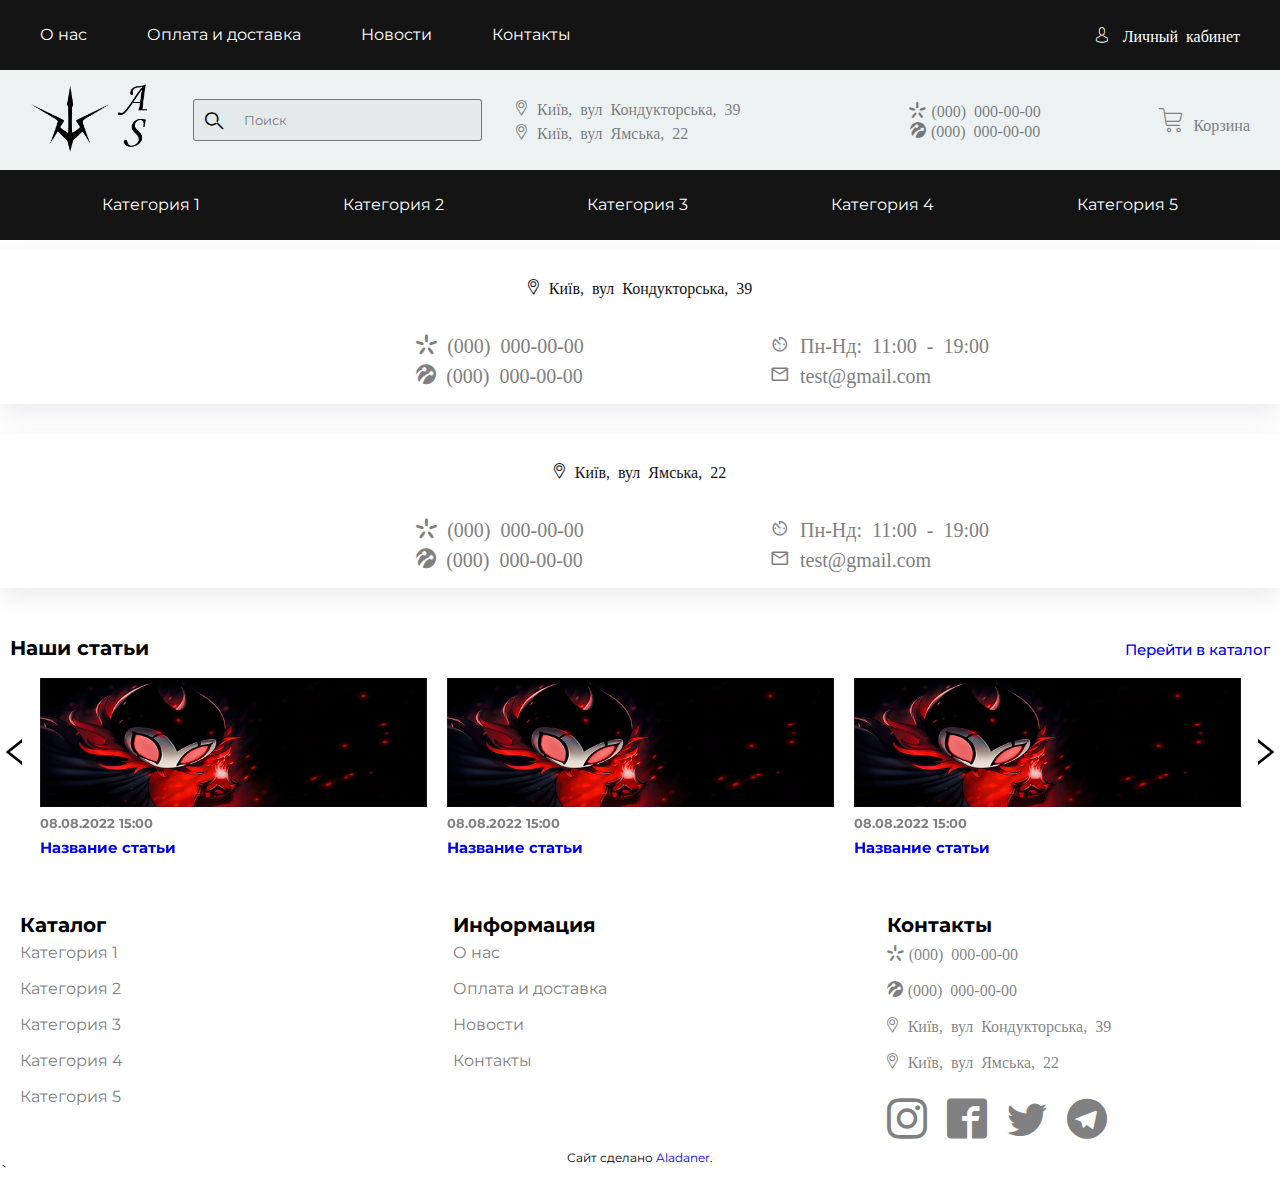
<file: pages/contacts.html>
<!DOCTYPE html>
<html lang="en">

<head>
    <meta charset="UTF-8">
    <meta http-equiv="X-UA-Compatible" content="IE=edge">
    <meta name="viewport" content="width=device-width, initial-scale=1.0">
    <title>Контакты</title>
    <!--Стили-->
    <link rel="stylesheet" href="../src/css/style.css">
    <link rel="stylesheet" href="../src/css/slider.css">
    <link rel="stylesheet" href="../src/css/iconsfont.css">
    <link rel="stylesheet" href="../src/css/topButton.css">


</head>

<body>
    <!-- Back to top button -->
    <a id="button" class="_icon-arrow-up"></a>

    <!-- Header-->
    <header class="header" id="header">
        <div class="header__top top-header">
            <div class="top-header__container">

                <!-- Блок меню-->
                <div class="top-header__menu menu">
                    <nav class="menu__body">
                        <ul class="menu__list">
                            <li class="menu__item"><a href="../pages/about.html" class="menu__link">О нас</a></li>
                            <li class="menu__item"><a href="../pages/delivery.html" class="menu__link">Оплата и
                                    доставка</a></li>
                            <li class="menu__item"><a href="../pages/news.html" class="menu__link">Новости</a></li>
                            <li class="menu__item"><a href="../pages/contacts.html" class="menu__link">Контакты</a></li>
                        </ul>
                    </nav>
                </div>

                <!-- Личный кабинет-->
                <a href="#log-popup" class="top-header__user _icon-user popup-link"><span class="top-header__text">Личный
                        кабинет</span></a>
            </div>
        </div>

        <div class="header__body body-header">
            <div class="body-header__container">
                <a href="../index.html"><img src="../src/img/logo-dark.png" class="body-header__logo" alt=""></a>

                <!-- Блок поиска-->
                <div class="body-header__search">
                    <form action="" class="search-header">
                        <button type="submit" class="search-header__button _icon-search"></button>
                        <input type="text" name="form[]" placeholder="Поиск" class="search-header__input">
                    </form>
                </div>

                <!-- Блок местоположений-->
                <div class="body-header__location location-header">
                    <a href="../" target="_blank" class="location-header__link _icon-location">Київ, вул Кондукторська,
                        39</a>
                    <a href="../" target="_blank" class="location-header__link _icon-location">Київ, вул Ямська, 22</a>
                </div>

                <!-- Блок номеров-->
                <div class="body-header__phone phone-header">
                    <a href="../tel:+380000000000" class="phone-header__link _icon-ks">(000) 000-00-00</a>
                    <a href="../tel:+380000000000" class="phone-header__link _icon-li">(000) 000-00-00</a>
                </div>

                <!-- Корзина-->
                <div class="body-header__cart cart-header">
                    <a href="../" class="cart-header__backet _icon-backet"><span
                            class="cart-header__text">Корзина</span></a>
                </div>
            </div>
        </div>

        <div class="header__catalog catalog-header">
            <div class="catalog-header__container">

                <!-- Блок меню-->
                <nav class="catalog-header__menu menu-catalog">
                    <ul class="menu-catalog__list">
                        <li class="menu-catalog__item">
                            <a href="../" class="menu-catalog__link">Категория 1</a>

                            <!-- Блок подменю-->
                            <span class="arrow"></span>
                            <ul class="sub-menu">
                                <li class="sub-menu__list"><a href="../" class="sub-menu__link">Подкатегория 1.1</a></li>
                                <li class="sub-menu__list"><a href="../" class="sub-menu__link">Подкатегория 1.2</a></li>
                                <li class="sub-menu__list"><a href="../" class="sub-menu__link">Подкатегория 1.3</a></li>
                                <li class="sub-menu__list"><a href="../" class="sub-menu__link">Подкатегория 1.4</a></li>
                            </ul>
                        </li>
                        <li class="menu-catalog__item">
                            <a href="../" class="menu-catalog__link">Категория 2</a>

                            <!-- Блок подменю-->
                            <span class="arrow"></span>
                            <ul class="sub-menu">
                                <li class="sub-menu__list"><a href="../" class="sub-menu__link">Подкатегория 2.1</a></li>
                                <li class="sub-menu__list"><a href="../" class="sub-menu__link">Подкатегория 2.2</a></li>
                                <li class="sub-menu__list"><a href="../" class="sub-menu__link">Подкатегория 2.3</a></li>
                                <li class="sub-menu__list"><a href="../" class="sub-menu__link">Подкатегория 2.4</a></li>
                            </ul>
                        </li>
                        <li class="menu-catalog__item"><a href="../" class="menu-catalog__link">Категория 3</a></li>
                        <li class="menu-catalog__item"><a href="../" class="menu-catalog__link">Категория 4</a></li>
                        <li class="menu-catalog__item"><a href="../" class="menu-catalog__link">Категория 5</a></li>

                        <!-- Блок меню "Информация" для моб устройств-->
                        <li class="menu-catalog__item touch-device">
                            <a href="../" class="menu-catalog__link">Информация</a>
                            <span class="arrow"></span>
                            <ul class="sub-menu touch-device">
                                <li class="sub-menu__list"><a href="../pages/about.html" class="sub-menu__link">О нас</a>
                                </li>
                                <li class="sub-menu__list"><a href="../pages/delivery.html" class="sub-menu__link">Оплата
                                        и доставка</a></li>
                                <li class="sub-menu__list"><a href="../pages/news.html" class="sub-menu__link">Новости</a>
                                </li>
                                <li class="sub-menu__list"><a href="../pages/contacts.html"
                                        class="sub-menu__link">Контакты</a></li>
                            </ul>
                        </li>
                    </ul>
                </nav>
            </div>
        </div>

        <!-- Header for mobile device-->
        <div class="header__mobile mobile-header">
            <div class="mobile-header__container">
                <a href="../index.html"><img src="../src/img/logo-dark.png" class="body-header__logo" alt=""></a>
                <a href="#log-popup" class="top-header__user _icon-user popup-link"><span class="top-header__text">Личный
                        кабинет</span></a>
                <a href="../" class="cart-header__backet _icon-backet"><span class="cart-header__text">Корзина</span></a>
                <div class="body-header__burger burger-menu">
                    <span></span>
                </div>
            </div>
            <div class="body-header__search">
                <form action="" class="search-header">
                    <button type="submit" class="search-header__button _icon-search"></button>
                    <input type="text" name="form[]" placeholder="Поиск" class="search-header__input">
                </form>
            </div>
        </div>

    </header>

    <!-- Main-->
    <main class="main">
        <div class="main__container">
            <!-- Блок контактов -->
            <section class="info">
                <a href="../" target="_blank"
                    class="location-header__link location-header__link--contacts _icon-location">Київ, вул
                    Кондукторська, 39</a>

                <div class="info__contacts">
                    <div class="info__contacts--col">
                        <a href="../tel:+380000000000" class="info__link _icon-ks">(000) 000-00-00</a>
                        <a href="../tel:+380000000000" class="info__link _icon-li">(000) 000-00-00</a>
                    </div>

                    <div class="info__contacts--col">
                        <a class="info__link _icon-time">Пн-Нд: 11:00 - 19:00</a>
                        <a href="../mailto:*****@gmail.com" class="info__link _icon-mail">test@gmail.com</a>
                    </div>
                </div>
            </section>

            <!-- Блок контактов -->
            <section class="info">
                <a href="../" target="_blank"
                    class="location-header__link location-header__link--contacts _icon-location">Київ, вул Ямська,
                    22</a>

                <div class="info__contacts">
                    <div class="info__contacts--col">
                        <a href="../tel:+380000000000" class="info__link _icon-ks">(000) 000-00-00</a>
                        <a href="../tel:+380000000000" class="info__link _icon-li">(000) 000-00-00</a>
                    </div>

                    <div class="info__contacts--col">
                        <a class="info__link _icon-time">Пн-Нд: 11:00 - 19:00</a>
                        <a href="../mailto:*****@gmail.com" class="info__link _icon-mail">test@gmail.com</a>
                    </div>
                </div>
            </section>

            <!-- Блок новостей-->
            <section class="news">
                <div class="news__title">
                    <h2>Наши статьи</h2>

                    <h3><a href="../pages/news.html">Перейти в каталог</a></h3>
                </div>

                <!-- Слайдер новостей-->
                <div class="slider news-banner">
                    <div class="slider__item">
                        <div class="cell__inner">
                            <img src="../src/img/slider/3.png" alt="" class="cell__picture">
                            <h4 class="cell__date">08.08.2022 15:00</h4>
                            <h3 class="cell__title"><a href="../">Название статьи</a></h3>
                        </div>
                    </div>
                    <div class="slider__item">
                        <div class="cell__inner">
                            <img src="../src/img/slider/3.png" alt="" class="cell__picture">
                            <h4 class="cell__date">08.08.2022 15:00</h4>
                            <h3 class="cell__title"><a href="../">Название статьи</a></h3>
                        </div>
                    </div>
                    <div class="slider__item">
                        <div class="cell__inner">
                            <img src="../src/img/slider/3.png" alt="" class="cell__picture">
                            <h4 class="cell__date">08.08.2022 15:00</h4>
                            <h3 class="cell__title"><a href="../">Название статьи</a></h3>
                        </div>
                    </div>
                    <div class="slider__item">
                        <div class="cell__inner">
                            <img src="../src/img/slider/3.png" alt="" class="cell__picture">
                            <h4 class="cell__date">08.08.2022 15:00</h4>
                            <h3 class="cell__title"><a href="../">Название статьи</a></h3>
                        </div>
                    </div>
                    <div class="slider__item">
                        <div class="cell__inner">
                            <img src="../src/img/slider/3.png" alt="" class="cell__picture">
                            <h4 class="cell__date">08.08.2022 15:00</h4>
                            <h3 class="cell__title"><a href="../">Название статьи</a></h3>
                        </div>
                    </div>
                    <div class="slider__item">
                        <div class="cell__inner">
                            <img src="../src/img/slider/3.png" alt="" class="cell__picture">
                            <h4 class="cell__date">08.08.2022 15:00</h4>
                            <h3 class="cell__title"><a href="../">Название статьи</a></h3>
                        </div>
                    </div>

                </div>
            </section>
        </div>
    </main>

    <!-- Footer-->
    <footer class="footer">
        <div class="footer__top">

            <!-- Каталог-->
            <div class="footer__col">
                <div class="footer__title">
                    <h2>Каталог</h2>
                </div>

                <div class="footer__nav">
                    <a href="../">Категория 1</a>
                    <a href="../">Категория 2</a>
                    <a href="../">Категория 3</a>
                    <a href="../">Категория 4</a>
                    <a href="../">Категория 5</a>
                </div>
            </div>

            <!-- Информация-->
            <div class="footer__col">
                <div class="footer__title">
                    <h2>Информация</h2>
                </div>

                <div class="footer__nav">
                    <a href="../pages/about.html">О нас</a>
                    <a href="../pages/delivery.html">Оплата и доставка</a>
                    <a href="../pages/news.html">Новости</a>
                    <a href="../pages/contacts.html">Контакты</a>
                </div>
            </div>

            <!-- Контакты-->
            <div class="footer__col">
                <div class="footer__title">
                    <h2>Контакты</h2>
                </div>

                <div class="footer__contacts">
                    <a href="../tel:+380000000000" class="phone-header__link _icon-ks">(000) 000-00-00</a>
                    <a href="../tel:+380000000000" class="phone-header__link _icon-li">(000) 000-00-00</a>
                    <a href="../" target="_blank" class="location-header__link _icon-location">Київ, вул Кондукторська,
                        39</a>
                    <a href="../" target="_blank" class="location-header__link _icon-location">Київ, вул Ямська, 22</a>
                </div>

                <div class="social">
                    <a href="../" target="_blank" title="Instagram">
                        <i class="_icon-instagram"></i>
                    </a>
                    <a href="../" target="_blank" title="Facebook">
                        <i class="_icon-facebook"></i>
                    </a>
                    <a href="../" target="_blank" title="Twitter">
                        <i class="_icon-twitter"></i>
                    </a>
                    <a href="../" target="_blank" title="Telegram">
                        <i class="_icon-telegram"></i>
                    </a>
                </div>
            </div>
        </div>
        <div class="created">Сайт сделано <a href="https://github.com/Aladaner" target="_blank">Aladaner</a>.</div>`
    </footer>

    <!-- Login popup-->
    <div id="log-popup" class="popup">
        <!-- <a href="../#" class="popup__area"></a> Without JS-->
        <div class="popup__body">
            <div class="popup__content">
                <a href="#header" class="popup__close close-popup">X</a>

                <!-- Login Form-->
                <div class="form">
                    <div class="form__container">
                        <form>
                            <div class="form__inner">
                                <div class="form__title">
                                    <h2>Вход</h2>
                                    <span>Войдите с помощью:</span>
                                    <div class="social">
                                        <a href="../" target="_blank" title="Facebook">
                                            <i class="_icon-facebook"></i>
                                        </a>
                                        <a href="../" target="_blank" title="Twitter">
                                            <i class="_icon-twitter"></i>
                                        </a>
                                        <a href="../" target="_blank" title="Google">
                                            <i class="_icon-google"></i>
                                        </a>
                                    </div>
                                </div>

                                <div class="form__or">
                                    <span>или</span>
                                </div>

                                <!-- Email-->
                                <div class="fields fields__input">
                                    <label class="control-label" for="login">E-mail</label>
                                    <input class="control-input" type="email" id="email" placeholder="Введите e-mail."
                                        required>
                                </div>

                                <!-- Passsword-->
                                <div class="fields fields__input">
                                    <label class="control-label" for="password">Пароль</label>
                                    <input class="control-input" type="password" id="password"
                                        placeholder="Введите пароль." required>
                                </div>

                                <!-- Forgot-->
                                <div class="text-right">
                                    <a href="#fpass-popup" class="popup-link">Забыл(а) пароль.</a>
                                </div>

                                <!-- Button-->
                                <div class="container-login">
                                    <div class="wrap-login">
                                        <div class="login-btn"></div>
                                        <button class="btn-login">Войти</button>
                                    </div>
                                </div>

                                <!-- Register-->
                                <div class="text-center">
                                    <a href="#register-popup" class="popup-link">Зарегистрироваться</a>
                                </div>
                            </div>
                        </form>
                    </div>
                </div>
            </div>
        </div>
    </div>

    <!-- Register popup-->
    <div id="register-popup" class="popup">
        <!-- <a href="../#" class="popup__area"></a> Without JS-->
        <div class="popup__body">
            <div class="popup__content">
                <a href="#header" class="popup__close close-popup">X</a>

                <!-- Register Form-->
                <div class="form">
                    <div class="form__container">
                        <form>
                            <div class="form__inner">
                                <div class="form__title">
                                    <h2>Регистрация</h2>
                                    <span>Войдите с помощью:</span>
                                    <div class="social">
                                        <a href="../" target="_blank" title="Facebook">
                                            <i class="_icon-facebook"></i>
                                        </a>
                                        <a href="../" target="_blank" title="Twitter">
                                            <i class="_icon-twitter"></i>
                                        </a>
                                        <a href="../" target="_blank" title="Google">
                                            <i class="_icon-google"></i>
                                        </a>
                                    </div>
                                </div>

                                <div class="form__or">
                                    <span>или</span>
                                </div>

                                <!-- Fist name-->
                                <div class="fields fields__input">
                                    <label class="control-label" for="fname">Имя</label>
                                    <input class="control-input" type="text" id="fname" placeholder="Введите имя."
                                        required>
                                </div>

                                <!-- Last name-->
                                <div class="fields fields__input">
                                    <label class="control-label" for="lname">Фамилия</label>
                                    <input class="control-input" type="text" id="lname" placeholder="Введите фамилию."
                                        required>
                                </div>

                                <!-- Email-->
                                <div class="fields fields__input">
                                    <label class="control-label" for="login">E-mail</label>
                                    <input class="control-input" type="email" id="email" placeholder="Введите e-mail."
                                        required>
                                </div>

                                <!-- Passsword-->
                                <div class="fields fields__input">
                                    <label class="control-label" for="password">Пароль</label>
                                    <input class="control-input" type="password" id="password"
                                        placeholder="Введите пароль." required>
                                </div>

                                <!-- Button-->
                                <div class="container-login">
                                    <div class="wrap-login">
                                        <div class="login-btn"></div>
                                        <button class="btn-login">Зарегистрироваться</button>
                                    </div>
                                </div>

                                <!-- Register-->
                                <div class="text-center">
                                    <a href="#log-popup" class="popup-link">Я уже зарегистрирован.</a>
                                </div>
                            </div>
                        </form>
                    </div>
                </div>
            </div>
        </div>
    </div>

    <!-- Forgot password popup-->
    <div id="fpass-popup" class="popup">
        <!-- <a href="../#" class="popup__area"></a> Without JS-->
        <div class="popup__body">
            <div class="popup__content">
                <a href="#header" class="popup__close close-popup">X</a>

                <!-- Login Form-->
                <div class="form">
                    <div class="form__container">
                        <form>
                            <div class="form__inner">
                                <div class="form__title">
                                    <h2>Вход</h2>
                                    <span>Войдите с помощью:</span>
                                    <div class="social">
                                        <a href="../" target="_blank" title="Facebook">
                                            <i class="_icon-facebook"></i>
                                        </a>
                                        <a href="../" target="_blank" title="Twitter">
                                            <i class="_icon-twitter"></i>
                                        </a>
                                        <a href="../" target="_blank" title="Google">
                                            <i class="_icon-google"></i>
                                        </a>
                                    </div>
                                </div>

                                <div class="form__or">
                                    <span>или</span>
                                </div>

                                <!-- Email-->
                                <div class="fields fields__input">
                                    <label class="control-label" for="login">E-mail</label>
                                    <input class="control-input" type="email" id="email" placeholder="Введите e-mail."
                                        required>
                                </div>                    

                                <!-- Button-->
                                <div class="container-login">
                                    <div class="wrap-login">
                                        <div class="login-btn"></div>
                                        <button class="btn-login">Восстановить</button>
                                    </div>
                                </div>

                                <!-- Register-->
                                <div class="text-center">
                                    <a href="#log-popup" class="popup-link">Я вспомнил(а) свой пароль.</a>
                                </div>
                            </div>
                        </form>
                    </div>
                </div>
            </div>
        </div>
    </div>

    <!--JQuery-->
    <script src="https://code.jquery.com/jquery-3.6.0.min.js"
        integrity="sha256-/xUj+3OJU5yExlq6GSYGSHk7tPXikynS7ogEvDej/m4=" crossorigin="anonymous"></script>
    <!--Слайдер Slick-->
    <script src="../src/js/slick.min.js"></script>
    <!--Скрипты-->
    <script src="../src/js/script.js"></script>
    <script src="../src/js/slider-settings.js"></script>
    <script src="../src/js/popups.js"></script>
</body>

</html>
</file>
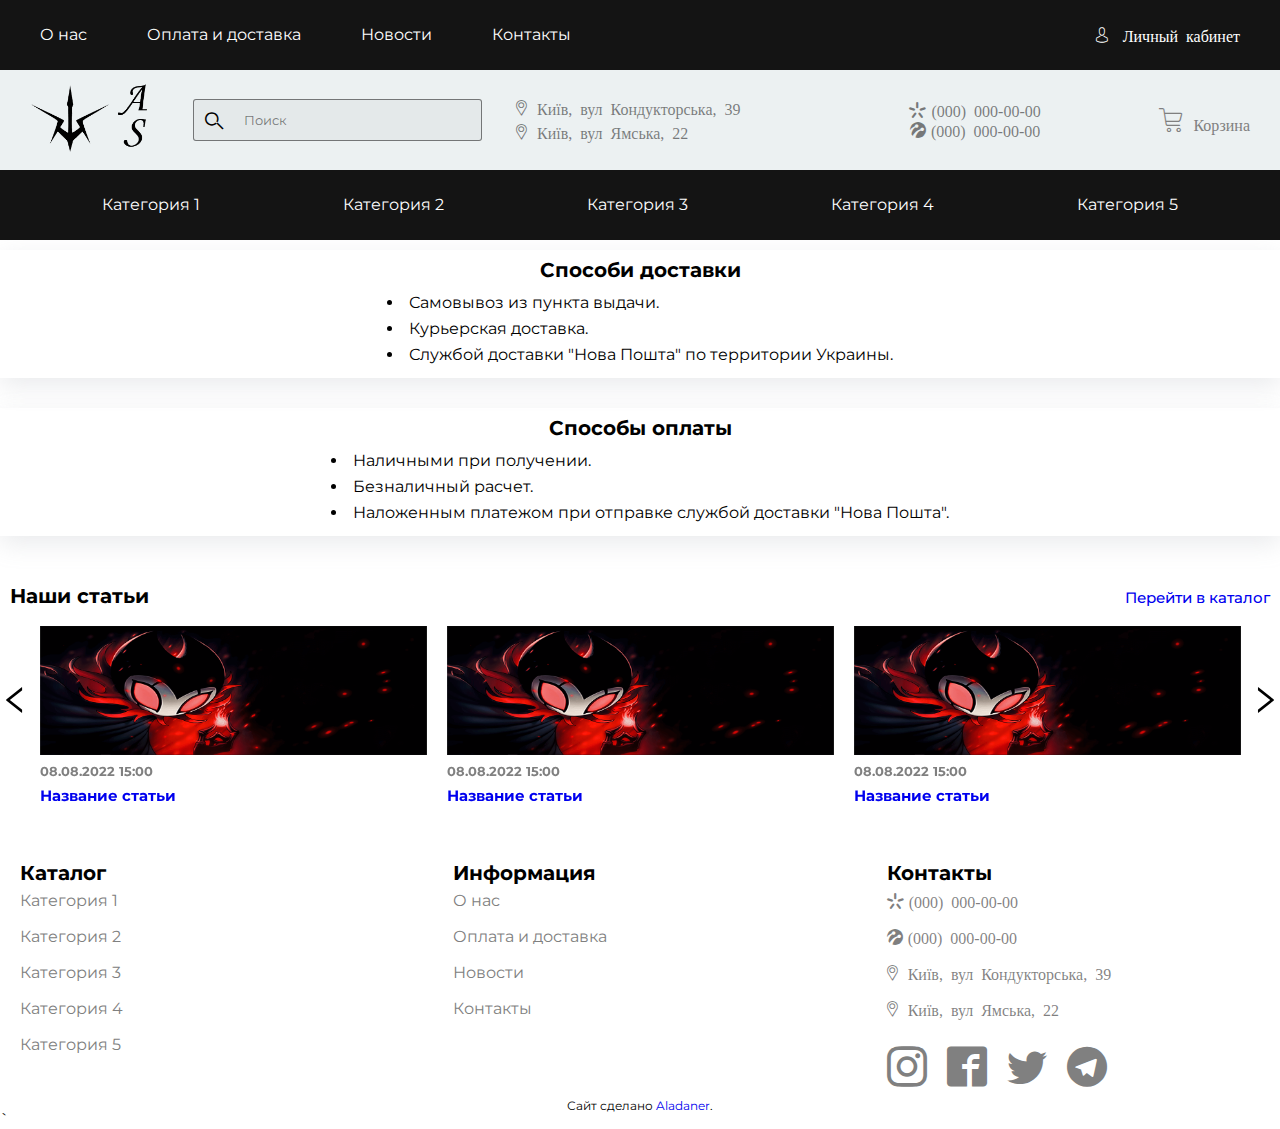
<file: pages/delivery.html>
<!DOCTYPE html>
<html lang="en">

<head>
    <meta charset="UTF-8">
    <meta http-equiv="X-UA-Compatible" content="IE=edge">
    <meta name="viewport" content="width=device-width, initial-scale=1.0">
    <title>Оплата и доставка</title>
    <!--Стили-->
    <link rel="stylesheet" href="../src/css/style.css">
    <link rel="stylesheet" href="../src/css/slider.css">
    <link rel="stylesheet" href="../src/css/iconsfont.css">
    <link rel="stylesheet" href="../src/css/topButton.css">


</head>

<body style="height: 0%">
    <!-- Back to top button -->
    <a id="button" class="_icon-arrow-up"></a>

    <!-- Header-->
    <header class="header" id="header">
        <div class="header__top top-header">
            <div class="top-header__container">

                <!-- Блок меню-->
                <div class="top-header__menu menu">
                    <nav class="menu__body">
                        <ul class="menu__list">
                            <li class="menu__item"><a href="../pages/about.html" class="menu__link">О нас</a></li>
                            <li class="menu__item"><a href="../pages/delivery.html" class="menu__link">Оплата и
                                    доставка</a></li>
                            <li class="menu__item"><a href="../pages/news.html" class="menu__link">Новости</a></li>
                            <li class="menu__item"><a href="../pages/contacts.html" class="menu__link">Контакты</a></li>
                        </ul>
                    </nav>
                </div>

                <!-- Личный кабинет-->
                <a href="#log-popup" class="top-header__user _icon-user popup-link"><span class="top-header__text">Личный
                        кабинет</span></a>
            </div>
        </div>

        <div class="header__body body-header">
            <div class="body-header__container">
                <a href="../index.html"><img src="../src/img/logo-dark.png" class="body-header__logo" alt=""></a>

                <!-- Блок поиска-->
                <div class="body-header__search">
                    <form action="" class="search-header">
                        <button type="submit" class="search-header__button _icon-search"></button>
                        <input type="text" name="form[]" placeholder="Поиск" class="search-header__input">
                    </form>
                </div>

                <!-- Блок местоположений-->
                <div class="body-header__location location-header">
                    <a href="../" target="_blank" class="location-header__link _icon-location">Київ, вул Кондукторська,
                        39</a>
                    <a href="../" target="_blank" class="location-header__link _icon-location">Київ, вул Ямська, 22</a>
                </div>

                <!-- Блок номеров-->
                <div class="body-header__phone phone-header">
                    <a href="../tel:+380000000000" class="phone-header__link _icon-ks">(000) 000-00-00</a>
                    <a href="../tel:+380000000000" class="phone-header__link _icon-li">(000) 000-00-00</a>
                </div>

                <!-- Корзина-->
                <div class="body-header__cart cart-header">
                    <a href="../" class="cart-header__backet _icon-backet"><span
                            class="cart-header__text">Корзина</span></a>
                </div>
            </div>
        </div>

        <div class="header__catalog catalog-header">
            <div class="catalog-header__container">

                <!-- Блок меню-->
                <nav class="catalog-header__menu menu-catalog">
                    <ul class="menu-catalog__list">
                        <li class="menu-catalog__item">
                            <a href="../" class="menu-catalog__link">Категория 1</a>

                            <!-- Блок подменю-->
                            <span class="arrow"></span>
                            <ul class="sub-menu">
                                <li class="sub-menu__list"><a href="../" class="sub-menu__link">Подкатегория 1.1</a></li>
                                <li class="sub-menu__list"><a href="../" class="sub-menu__link">Подкатегория 1.2</a></li>
                                <li class="sub-menu__list"><a href="../" class="sub-menu__link">Подкатегория 1.3</a></li>
                                <li class="sub-menu__list"><a href="../" class="sub-menu__link">Подкатегория 1.4</a></li>
                            </ul>
                        </li>
                        <li class="menu-catalog__item">
                            <a href="../" class="menu-catalog__link">Категория 2</a>

                            <!-- Блок подменю-->
                            <span class="arrow"></span>
                            <ul class="sub-menu">
                                <li class="sub-menu__list"><a href="../" class="sub-menu__link">Подкатегория 2.1</a></li>
                                <li class="sub-menu__list"><a href="../" class="sub-menu__link">Подкатегория 2.2</a></li>
                                <li class="sub-menu__list"><a href="../" class="sub-menu__link">Подкатегория 2.3</a></li>
                                <li class="sub-menu__list"><a href="../" class="sub-menu__link">Подкатегория 2.4</a></li>
                            </ul>
                        </li>
                        <li class="menu-catalog__item"><a href="../" class="menu-catalog__link">Категория 3</a></li>
                        <li class="menu-catalog__item"><a href="../" class="menu-catalog__link">Категория 4</a></li>
                        <li class="menu-catalog__item"><a href="../" class="menu-catalog__link">Категория 5</a></li>

                        <!-- Блок меню "Информация" для моб устройств-->
                        <li class="menu-catalog__item touch-device">
                            <a href="../" class="menu-catalog__link">Информация</a>
                            <span class="arrow"></span>
                            <ul class="sub-menu touch-device">
                                <li class="sub-menu__list"><a href="../pages/about.html" class="sub-menu__link">О нас</a>
                                </li>
                                <li class="sub-menu__list"><a href="../pages/delivery.html" class="sub-menu__link">Оплата
                                        и доставка</a></li>
                                <li class="sub-menu__list"><a href="../pages/news.html" class="sub-menu__link">Новости</a>
                                </li>
                                <li class="sub-menu__list"><a href="../pages/contacts.html"
                                        class="sub-menu__link">Контакты</a></li>
                            </ul>
                        </li>
                    </ul>
                </nav>
            </div>
        </div>

        <!-- Header for mobile device-->
        <div class="header__mobile mobile-header">
            <div class="mobile-header__container">
                <a href="../index.html"><img src="../src/img/logo-dark.png" class="body-header__logo" alt=""></a>
                <a href="#log-popup" class="top-header__user _icon-user popup-link"><span class="top-header__text">Личный
                        кабинет</span></a>
                <a href="../" class="cart-header__backet _icon-backet"><span class="cart-header__text">Корзина</span></a>
                <div class="body-header__burger burger-menu">
                    <span></span>
                </div>
            </div>
            <div class="body-header__search">
                <form action="" class="search-header">
                    <button type="submit" class="search-header__button _icon-search"></button>
                    <input type="text" name="form[]" placeholder="Поиск" class="search-header__input">
                </form>
            </div>
        </div>

    </header>

    <!-- Main-->
    <main class="main">
        <div class="main__container">

            <!-- Способы доставки-->
            <section class="info">
                <div class="info__title">
                    <h2>Способи доставки</h2>
                </div>

                <div class="info__text">
                    <ul>
                        <li>Самовывоз из пункта выдачи.</li>
                        <li>Курьерская доставка.</li>
                        <li>Службой доставки "Нова Пошта" по территории Украины.</li>
                    </ul>
                </div>
            </section>

            <!-- Способы оплаты-->
            <section class="info">
                <div class="info__title">
                    <h2>Способы оплаты</h2>
                </div>

                <div class="info__text">
                    <ul>
                        <li>Наличными при получении.</li>
                        <li>Безналичный расчет.</li>
                        <li>Наложенным платежом при отправке службой доставки "Нова Пошта".</li>
                    </ul>
                </div>
            </section>

            <!-- Блок новостей-->
            <section class="news">
                <div class="news__title">
                    <h2>Наши статьи</h2>

                    <h3><a href="../pages/news.html">Перейти в каталог</a></h3>
                </div>

                <!-- Слайдер новостей-->
                <div class="slider news-banner">
                    <div class="slider__item">
                        <div class="cell__inner">
                            <img src="../src/img/slider/3.png" alt="" class="cell__picture">
                            <h4 class="cell__date">08.08.2022 15:00</h4>
                            <h3 class="cell__title"><a href="../">Название статьи</a></h3>
                        </div>
                    </div>
                    <div class="slider__item">
                        <div class="cell__inner">
                            <img src="../src/img/slider/3.png" alt="" class="cell__picture">
                            <h4 class="cell__date">08.08.2022 15:00</h4>
                            <h3 class="cell__title"><a href="../">Название статьи</a></h3>
                        </div>
                    </div>
                    <div class="slider__item">
                        <div class="cell__inner">
                            <img src="../src/img/slider/3.png" alt="" class="cell__picture">
                            <h4 class="cell__date">08.08.2022 15:00</h4>
                            <h3 class="cell__title"><a href="../">Название статьи</a></h3>
                        </div>
                    </div>
                    <div class="slider__item">
                        <div class="cell__inner">
                            <img src="../src/img/slider/3.png" alt="" class="cell__picture">
                            <h4 class="cell__date">08.08.2022 15:00</h4>
                            <h3 class="cell__title"><a href="../">Название статьи</a></h3>
                        </div>
                    </div>
                    <div class="slider__item">
                        <div class="cell__inner">
                            <img src="../src/img/slider/3.png" alt="" class="cell__picture">
                            <h4 class="cell__date">08.08.2022 15:00</h4>
                            <h3 class="cell__title"><a href="../">Название статьи</a></h3>
                        </div>
                    </div>
                    <div class="slider__item">
                        <div class="cell__inner">
                            <img src="../src/img/slider/3.png" alt="" class="cell__picture">
                            <h4 class="cell__date">08.08.2022 15:00</h4>
                            <h3 class="cell__title"><a href="../">Название статьи</a></h3>
                        </div>
                    </div>

                </div>
            </section>
        </div>
    </main>

    <!-- Footer-->
    <footer class="footer">
        <div class="footer__top">

            <!-- Каталог-->
            <div class="footer__col">
                <div class="footer__title">
                    <h2>Каталог</h2>
                </div>

                <div class="footer__nav">
                    <a href="../">Категория 1</a>
                    <a href="../">Категория 2</a>
                    <a href="../">Категория 3</a>
                    <a href="../">Категория 4</a>
                    <a href="../">Категория 5</a>
                </div>
            </div>

            <!-- Информация-->
            <div class="footer__col">
                <div class="footer__title">
                    <h2>Информация</h2>
                </div>

                <div class="footer__nav">
                    <a href="../pages/about.html">О нас</a>
                    <a href="../pages/delivery.html">Оплата и доставка</a>
                    <a href="../pages/news.html">Новости</a>
                    <a href="../pages/contacts.html">Контакты</a>
                </div>
            </div>

            <!-- Контакты-->
            <div class="footer__col">
                <div class="footer__title">
                    <h2>Контакты</h2>
                </div>

                <div class="footer__contacts">
                    <a href="../tel:+380000000000" class="phone-header__link _icon-ks">(000) 000-00-00</a>
                    <a href="../tel:+380000000000" class="phone-header__link _icon-li">(000) 000-00-00</a>
                    <a href="../" target="_blank" class="location-header__link _icon-location">Київ, вул Кондукторська,
                        39</a>
                    <a href="../" target="_blank" class="location-header__link _icon-location">Київ, вул Ямська, 22</a>
                </div>

                <div class="social">
                    <a href="../" target="_blank" title="Instagram">
                        <i class="_icon-instagram"></i>
                    </a>
                    <a href="../" target="_blank" title="Facebook">
                        <i class="_icon-facebook"></i>
                    </a>
                    <a href="../" target="_blank" title="Twitter">
                        <i class="_icon-twitter"></i>
                    </a>
                    <a href="../" target="_blank" title="Telegram">
                        <i class="_icon-telegram"></i>
                    </a>
                </div>
            </div>
        </div>
        <div class="created">Сайт сделано <a href="https://github.com/Aladaner" target="_blank">Aladaner</a>.</div>`
    </footer>

    <!-- Login popup-->
    <div id="log-popup" class="popup">
        <!-- <a href="../#" class="popup__area"></a> Without JS-->
        <div class="popup__body">
            <div class="popup__content">
                <a href="#header" class="popup__close close-popup">X</a>

                <!-- Login Form-->
                <div class="form">
                    <div class="form__container">
                        <form>
                            <div class="form__inner">
                                <div class="form__title">
                                    <h2>Вход</h2>
                                    <span>Войдите с помощью:</span>
                                    <div class="social">
                                        <a href="../" target="_blank" title="Facebook">
                                            <i class="_icon-facebook"></i>
                                        </a>
                                        <a href="../" target="_blank" title="Twitter">
                                            <i class="_icon-twitter"></i>
                                        </a>
                                        <a href="../" target="_blank" title="Google">
                                            <i class="_icon-google"></i>
                                        </a>
                                    </div>
                                </div>

                                <div class="form__or">
                                    <span>или</span>
                                </div>

                                <!-- Email-->
                                <div class="fields fields__input">
                                    <label class="control-label" for="login">E-mail</label>
                                    <input class="control-input" type="email" id="email" placeholder="Введите e-mail."
                                        required>
                                </div>

                                <!-- Passsword-->
                                <div class="fields fields__input">
                                    <label class="control-label" for="password">Пароль</label>
                                    <input class="control-input" type="password" id="password"
                                        placeholder="Введите пароль." required>
                                </div>

                                <!-- Forgot-->
                                <div class="text-right">
                                    <a href="#fpass-popup" class="popup-link">Забыл(а) пароль.</a>
                                </div>

                                <!-- Button-->
                                <div class="container-login">
                                    <div class="wrap-login">
                                        <div class="login-btn"></div>
                                        <button class="btn-login">Войти</button>
                                    </div>
                                </div>

                                <!-- Register-->
                                <div class="text-center">
                                    <a href="#register-popup" class="popup-link">Зарегистрироваться</a>
                                </div>
                            </div>
                        </form>
                    </div>
                </div>
            </div>
        </div>
    </div>
    <!-- Register popup-->
    <div id="register-popup" class="popup">
        <!-- <a href="../#" class="popup__area"></a> Without JS-->
        <div class="popup__body">
            <div class="popup__content">
                <a href="#header" class="popup__close close-popup">X</a>

                <!-- Register Form-->
                <div class="form">
                    <div class="form__container">
                        <form>
                            <div class="form__inner">
                                <div class="form__title">
                                    <h2>Регистрация</h2>
                                    <span>Войдите с помощью:</span>
                                    <div class="social">
                                        <a href="../" target="_blank" title="Facebook">
                                            <i class="_icon-facebook"></i>
                                        </a>
                                        <a href="../" target="_blank" title="Twitter">
                                            <i class="_icon-twitter"></i>
                                        </a>
                                        <a href="../" target="_blank" title="Google">
                                            <i class="_icon-google"></i>
                                        </a>
                                    </div>
                                </div>

                                <div class="form__or">
                                    <span>или</span>
                                </div>

                                <!-- Fist name-->
                                <div class="fields fields__input">
                                    <label class="control-label" for="fname">Имя</label>
                                    <input class="control-input" type="text" id="fname" placeholder="Введите имя."
                                        required>
                                </div>

                                <!-- Last name-->
                                <div class="fields fields__input">
                                    <label class="control-label" for="lname">Фамилия</label>
                                    <input class="control-input" type="text" id="lname" placeholder="Введите фамилию."
                                        required>
                                </div>

                                <!-- Email-->
                                <div class="fields fields__input">
                                    <label class="control-label" for="login">E-mail</label>
                                    <input class="control-input" type="email" id="email" placeholder="Введите e-mail."
                                        required>
                                </div>

                                <!-- Passsword-->
                                <div class="fields fields__input">
                                    <label class="control-label" for="password">Пароль</label>
                                    <input class="control-input" type="password" id="password"
                                        placeholder="Введите пароль." required>
                                </div>

                                <!-- Button-->
                                <div class="container-login">
                                    <div class="wrap-login">
                                        <div class="login-btn"></div>
                                        <button class="btn-login">Зарегистрироваться</button>
                                    </div>
                                </div>

                                <!-- Register-->
                                <div class="text-center">
                                    <a href="#log-popup" class="popup-link">Я уже зарегистрирован.</a>
                                </div>
                            </div>
                        </form>
                    </div>
                </div>
            </div>
        </div>
    </div>

    <!-- Forgot password popup-->
    <div id="fpass-popup" class="popup">
        <!-- <a href="../#" class="popup__area"></a> Without JS-->
        <div class="popup__body">
            <div class="popup__content">
                <a href="#header" class="popup__close close-popup">X</a>

                <!-- Login Form-->
                <div class="form">
                    <div class="form__container">
                        <form>
                            <div class="form__inner">
                                <div class="form__title">
                                    <h2>Вход</h2>
                                    <span>Войдите с помощью:</span>
                                    <div class="social">
                                        <a href="../" target="_blank" title="Facebook">
                                            <i class="_icon-facebook"></i>
                                        </a>
                                        <a href="../" target="_blank" title="Twitter">
                                            <i class="_icon-twitter"></i>
                                        </a>
                                        <a href="../" target="_blank" title="Google">
                                            <i class="_icon-google"></i>
                                        </a>
                                    </div>
                                </div>

                                <div class="form__or">
                                    <span>или</span>
                                </div>

                                <!-- Email-->
                                <div class="fields fields__input">
                                    <label class="control-label" for="login">E-mail</label>
                                    <input class="control-input" type="email" id="email" placeholder="Введите e-mail."
                                        required>
                                </div>                    

                                <!-- Button-->
                                <div class="container-login">
                                    <div class="wrap-login">
                                        <div class="login-btn"></div>
                                        <button class="btn-login">Восстановить</button>
                                    </div>
                                </div>

                                <!-- Register-->
                                <div class="text-center">
                                    <a href="#log-popup" class="popup-link">Я вспомнил(а) свой пароль.</a>
                                </div>
                            </div>
                        </form>
                    </div>
                </div>
            </div>
        </div>
    </div>

    <!--JQuery-->
    <script src="https://code.jquery.com/jquery-3.6.0.min.js"
        integrity="sha256-/xUj+3OJU5yExlq6GSYGSHk7tPXikynS7ogEvDej/m4=" crossorigin="anonymous"></script>
    <!--Слайдер Slick-->
    <script src="../src/js/slick.min.js"></script>
    <!--Скрипты-->
    <script src="../src/js/script.js"></script>
    <script src="../src/js/slider-settings.js"></script>
    <script src="../src/js/popups.js"></script>
</body>

</html>
</file>
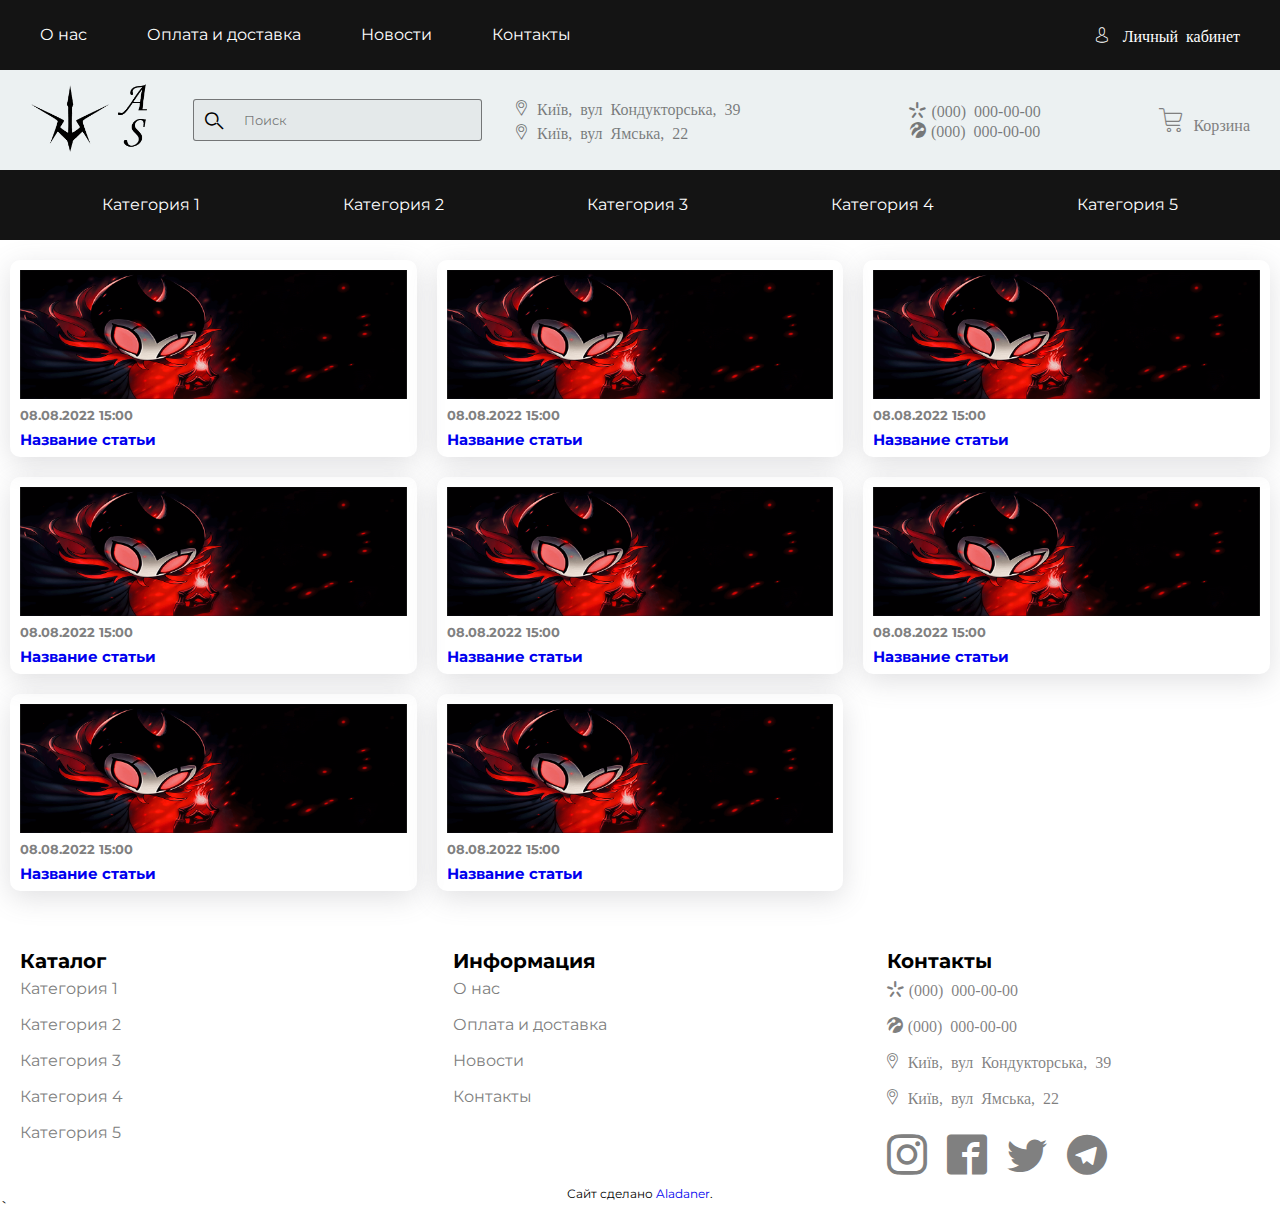
<file: pages/news.html>
<!DOCTYPE html>
<html lang="en">

<head>
    <meta charset="UTF-8">
    <meta http-equiv="X-UA-Compatible" content="IE=edge">

    <title>Новости</title>
    <!--Стили-->
    <link rel="stylesheet" href="../src/css/style.css">
    <link rel="stylesheet" href="../src/css/slider.css">
    <link rel="stylesheet" href="../src/css/iconsfont.css">
    <link rel="stylesheet" href="../src/css/topButton.css">


</head>

<body style="height: 0%">
    <!-- Back to top button -->
    <a id="button" class="_icon-arrow-up"></a>

    <!-- Header-->
    <header class="header" id="header">
        <div class="header__top top-header">
            <div class="top-header__container">

                <!-- Блок меню-->
                <div class="top-header__menu menu">
                    <nav class="menu__body">
                        <ul class="menu__list">
                            <li class="menu__item"><a href="../pages/about.html" class="menu__link">О нас</a></li>
                            <li class="menu__item"><a href="../pages/delivery.html" class="menu__link">Оплата и
                                    доставка</a></li>
                            <li class="menu__item"><a href="../pages/news.html" class="menu__link">Новости</a></li>
                            <li class="menu__item"><a href="../pages/contacts.html" class="menu__link">Контакты</a></li>
                        </ul>
                    </nav>
                </div>

                <!-- Личный кабинет-->
                <a href="#log-popup" class="top-header__user _icon-user popup-link"><span class="top-header__text">Личный
                        кабинет</span></a>
            </div>
        </div>

        <div class="header__body body-header">
            <div class="body-header__container">
                <a href="../index.html"><img src="../src/img/logo-dark.png" class="body-header__logo" alt=""></a>

                <!-- Блок поиска-->
                <div class="body-header__search">
                    <form action="" class="search-header">
                        <button type="submit" class="search-header__button _icon-search"></button>
                        <input type="text" name="form[]" placeholder="Поиск" class="search-header__input">
                    </form>
                </div>

                <!-- Блок местоположений-->
                <div class="body-header__location location-header">
                    <a href="../" target="_blank" class="location-header__link _icon-location">Київ, вул Кондукторська,
                        39</a>
                    <a href="../" target="_blank" class="location-header__link _icon-location">Київ, вул Ямська, 22</a>
                </div>

                <!-- Блок номеров-->
                <div class="body-header__phone phone-header">
                    <a href="../tel:+380000000000" class="phone-header__link _icon-ks">(000) 000-00-00</a>
                    <a href="../tel:+380000000000" class="phone-header__link _icon-li">(000) 000-00-00</a>
                </div>

                <!-- Корзина-->
                <div class="body-header__cart cart-header">
                    <a href="../" class="cart-header__backet _icon-backet"><span
                            class="cart-header__text">Корзина</span></a>
                </div>
            </div>
        </div>

        <div class="header__catalog catalog-header">
            <div class="catalog-header__container">

                <!-- Блок меню-->
                <nav class="catalog-header__menu menu-catalog">
                    <ul class="menu-catalog__list">
                        <li class="menu-catalog__item">
                            <a href="../" class="menu-catalog__link">Категория 1</a>

                            <!-- Блок подменю-->
                            <span class="arrow"></span>
                            <ul class="sub-menu">
                                <li class="sub-menu__list"><a href="../" class="sub-menu__link">Подкатегория 1.1</a></li>
                                <li class="sub-menu__list"><a href="../" class="sub-menu__link">Подкатегория 1.2</a></li>
                                <li class="sub-menu__list"><a href="../" class="sub-menu__link">Подкатегория 1.3</a></li>
                                <li class="sub-menu__list"><a href="../" class="sub-menu__link">Подкатегория 1.4</a></li>
                            </ul>
                        </li>
                        <li class="menu-catalog__item">
                            <a href="../" class="menu-catalog__link">Категория 2</a>

                            <!-- Блок подменю-->
                            <span class="arrow"></span>
                            <ul class="sub-menu">
                                <li class="sub-menu__list"><a href="../" class="sub-menu__link">Подкатегория 2.1</a></li>
                                <li class="sub-menu__list"><a href="../" class="sub-menu__link">Подкатегория 2.2</a></li>
                                <li class="sub-menu__list"><a href="../" class="sub-menu__link">Подкатегория 2.3</a></li>
                                <li class="sub-menu__list"><a href="../" class="sub-menu__link">Подкатегория 2.4</a></li>
                            </ul>
                        </li>
                        <li class="menu-catalog__item"><a href="../" class="menu-catalog__link">Категория 3</a></li>
                        <li class="menu-catalog__item"><a href="../" class="menu-catalog__link">Категория 4</a></li>
                        <li class="menu-catalog__item"><a href="../" class="menu-catalog__link">Категория 5</a></li>

                        <!-- Блок меню "Информация" для моб устройств-->
                        <li class="menu-catalog__item touch-device">
                            <a href="../" class="menu-catalog__link">Информация</a>
                            <span class="arrow"></span>
                            <ul class="sub-menu touch-device">
                                <li class="sub-menu__list"><a href="../pages/about.html" class="sub-menu__link">О нас</a>
                                </li>
                                <li class="sub-menu__list"><a href="../pages/delivery.html" class="sub-menu__link">Оплата
                                        и доставка</a></li>
                                <li class="sub-menu__list"><a href="../pages/news.html" class="sub-menu__link">Новости</a>
                                </li>
                                <li class="sub-menu__list"><a href="../pages/contacts.html"
                                        class="sub-menu__link">Контакты</a></li>
                            </ul>
                        </li>
                    </ul>
                </nav>
            </div>
        </div>

        <!-- Header for mobile device-->
        <div class="header__mobile mobile-header">
            <div class="mobile-header__container">
                <a href="../index.html"><img src="../src/img/logo-dark.png" class="body-header__logo" alt=""></a>
                <a href="#log-popup" class="top-header__user _icon-user popup-link"><span class="top-header__text">Личный
                        кабинет</span></a>
                <a href="../" class="cart-header__backet _icon-backet"><span class="cart-header__text">Корзина</span></a>
                <div class="body-header__burger burger-menu">
                    <span></span>
                </div>
            </div>
            <div class="body-header__search">
                <form action="" class="search-header">
                    <button type="submit" class="search-header__button _icon-search"></button>
                    <input type="text" name="form[]" placeholder="Поиск" class="search-header__input">
                </form>
            </div>
        </div>

    </header>

    <!-- Main-->
    <main class="main">
        <div class="main__container">

            <!-- Блок новостей-->
            <div class="news news__list">
                <div class="cell__inner">
                    <img src="../src/img/slider/3.png" alt="" class="cell__picture">
                    <h4 class="cell__date">08.08.2022 15:00</h4>
                    <h3 class="cell__title"><a href="../">Название статьи</a></h3>
                </div>

                <div class="cell__inner">
                    <img src="../src/img/slider/3.png" alt="" class="cell__picture">
                    <h4 class="cell__date">08.08.2022 15:00</h4>
                    <h3 class="cell__title"><a href="../">Название статьи</a></h3>
                </div>

                <div class="cell__inner">
                    <img src="../src/img/slider/3.png" alt="" class="cell__picture">
                    <h4 class="cell__date">08.08.2022 15:00</h4>
                    <h3 class="cell__title"><a href="../">Название статьи</a></h3>
                </div>

                <div class="cell__inner">
                    <img src="../src/img/slider/3.png" alt="" class="cell__picture">
                    <h4 class="cell__date">08.08.2022 15:00</h4>
                    <h3 class="cell__title"><a href="../">Название статьи</a></h3>
                </div>

                <div class="cell__inner">
                    <img src="../src/img/slider/3.png" alt="" class="cell__picture">
                    <h4 class="cell__date">08.08.2022 15:00</h4>
                    <h3 class="cell__title"><a href="../">Название статьи</a></h3>
                </div>

                <div class="cell__inner">
                    <img src="../src/img/slider/3.png" alt="" class="cell__picture">
                    <h4 class="cell__date">08.08.2022 15:00</h4>
                    <h3 class="cell__title"><a href="../">Название статьи</a></h3>
                </div>

                <div class="cell__inner">
                    <img src="../src/img/slider/3.png" alt="" class="cell__picture">
                    <h4 class="cell__date">08.08.2022 15:00</h4>
                    <h3 class="cell__title"><a href="../">Название статьи</a></h3>
                </div>

                <div class="cell__inner">
                    <img src="../src/img/slider/3.png" alt="" class="cell__picture">
                    <h4 class="cell__date">08.08.2022 15:00</h4>
                    <h3 class="cell__title"><a href="../">Название статьи</a></h3>
                </div>
            </div>
        </div>
    </main>

    <!-- Footer-->
    <footer class="footer">
        <div class="footer__top">

            <!-- Каталог-->
            <div class="footer__col">
                <div class="footer__title">
                    <h2>Каталог</h2>
                </div>

                <div class="footer__nav">
                    <a href="../">Категория 1</a>
                    <a href="../">Категория 2</a>
                    <a href="../">Категория 3</a>
                    <a href="../">Категория 4</a>
                    <a href="../">Категория 5</a>
                </div>
            </div>

            <!-- Информация-->
            <div class="footer__col">
                <div class="footer__title">
                    <h2>Информация</h2>
                </div>

                <div class="footer__nav">
                    <a href="../pages/about.html">О нас</a>
                    <a href="../pages/delivery.html">Оплата и доставка</a>
                    <a href="../pages/news.html">Новости</a>
                    <a href="../pages/contacts.html">Контакты</a>
                </div>
            </div>

            <!-- Контакты-->
            <div class="footer__col">
                <div class="footer__title">
                    <h2>Контакты</h2>
                </div>

                <div class="footer__contacts">
                    <a href="../tel:+380000000000" class="phone-header__link _icon-ks">(000) 000-00-00</a>
                    <a href="../tel:+380000000000" class="phone-header__link _icon-li">(000) 000-00-00</a>
                    <a href="../" target="_blank" class="location-header__link _icon-location">Київ, вул Кондукторська,
                        39</a>
                    <a href="../" target="_blank" class="location-header__link _icon-location">Київ, вул Ямська, 22</a>
                </div>

                <div class="social">
                    <a href="../" target="_blank" title="Instagram">
                        <i class="_icon-instagram"></i>
                    </a>
                    <a href="../" target="_blank" title="Facebook">
                        <i class="_icon-facebook"></i>
                    </a>
                    <a href="../" target="_blank" title="Twitter">
                        <i class="_icon-twitter"></i>
                    </a>
                    <a href="../" target="_blank" title="Telegram">
                        <i class="_icon-telegram"></i>
                    </a>
                </div>
            </div>
        </div>
        <div class="created">Сайт сделано <a href="https://github.com/Aladaner" target="_blank">Aladaner</a>.</div>`
    </footer>

    <!-- Login popup-->
    <div id="log-popup" class="popup">
        <!-- <a href="../#" class="popup__area"></a> Without JS-->
        <div class="popup__body">
            <div class="popup__content">
                <a href="#header" class="popup__close close-popup">X</a>

                <!-- Login Form-->
                <div class="form">
                    <div class="form__container">
                        <form>
                            <div class="form__inner">
                                <div class="form__title">
                                    <h2>Вход</h2>
                                    <span>Войдите с помощью:</span>
                                    <div class="social">
                                        <a href="../" target="_blank" title="Facebook">
                                            <i class="_icon-facebook"></i>
                                        </a>
                                        <a href="../" target="_blank" title="Twitter">
                                            <i class="_icon-twitter"></i>
                                        </a>
                                        <a href="../" target="_blank" title="Google">
                                            <i class="_icon-google"></i>
                                        </a>
                                    </div>
                                </div>

                                <div class="form__or">
                                    <span>или</span>
                                </div>

                                <!-- Email-->
                                <div class="fields fields__input">
                                    <label class="control-label" for="login">E-mail</label>
                                    <input class="control-input" type="email" id="email" placeholder="Введите e-mail."
                                        required>
                                </div>

                                <!-- Passsword-->
                                <div class="fields fields__input">
                                    <label class="control-label" for="password">Пароль</label>
                                    <input class="control-input" type="password" id="password"
                                        placeholder="Введите пароль." required>
                                </div>

                                <!-- Forgot-->
                                <div class="text-right">
                                    <a href="#fpass-popup" class="popup-link">Забыл(а) пароль.</a>
                                </div>

                                <!-- Button-->
                                <div class="container-login">
                                    <div class="wrap-login">
                                        <div class="login-btn"></div>
                                        <button class="btn-login">Войти</button>
                                    </div>
                                </div>

                                <!-- Register-->
                                <div class="text-center">
                                    <a href="#register-popup" class="popup-link">Зарегистрироваться</a>
                                </div>
                            </div>
                        </form>
                    </div>
                </div>
            </div>
        </div>
    </div>

    <!-- Register popup-->
    <div id="register-popup" class="popup">
        <!-- <a href="../#" class="popup__area"></a> Without JS-->
        <div class="popup__body">
            <div class="popup__content">
                <a href="#header" class="popup__close close-popup">X</a>

                <!-- Register Form-->
                <div class="form">
                    <div class="form__container">
                        <form>
                            <div class="form__inner">
                                <div class="form__title">
                                    <h2>Регистрация</h2>
                                    <span>Войдите с помощью:</span>
                                    <div class="social">
                                        <a href="../" target="_blank" title="Facebook">
                                            <i class="_icon-facebook"></i>
                                        </a>
                                        <a href="../" target="_blank" title="Twitter">
                                            <i class="_icon-twitter"></i>
                                        </a>
                                        <a href="../" target="_blank" title="Google">
                                            <i class="_icon-google"></i>
                                        </a>
                                    </div>
                                </div>

                                <div class="form__or">
                                    <span>или</span>
                                </div>

                                <!-- Fist name-->
                                <div class="fields fields__input">
                                    <label class="control-label" for="fname">Имя</label>
                                    <input class="control-input" type="text" id="fname" placeholder="Введите имя."
                                        required>
                                </div>

                                <!-- Last name-->
                                <div class="fields fields__input">
                                    <label class="control-label" for="lname">Фамилия</label>
                                    <input class="control-input" type="text" id="lname" placeholder="Введите фамилию."
                                        required>
                                </div>

                                <!-- Email-->
                                <div class="fields fields__input">
                                    <label class="control-label" for="login">E-mail</label>
                                    <input class="control-input" type="email" id="email" placeholder="Введите e-mail."
                                        required>
                                </div>

                                <!-- Passsword-->
                                <div class="fields fields__input">
                                    <label class="control-label" for="password">Пароль</label>
                                    <input class="control-input" type="password" id="password"
                                        placeholder="Введите пароль." required>
                                </div>

                                <!-- Button-->
                                <div class="container-login">
                                    <div class="wrap-login">
                                        <div class="login-btn"></div>
                                        <button class="btn-login">Зарегистрироваться</button>
                                    </div>
                                </div>

                                <!-- Register-->
                                <div class="text-center">
                                    <a href="#log-popup" class="popup-link">Я уже зарегистрирован.</a>
                                </div>
                            </div>
                        </form>
                    </div>
                </div>
            </div>
        </div>
    </div>

    <!-- Forgot password popup-->
    <div id="fpass-popup" class="popup">
        <!-- <a href="../#" class="popup__area"></a> Without JS-->
        <div class="popup__body">
            <div class="popup__content">
                <a href="#header" class="popup__close close-popup">X</a>

                <!-- Login Form-->
                <div class="form">
                    <div class="form__container">
                        <form>
                            <div class="form__inner">
                                <div class="form__title">
                                    <h2>Вход</h2>
                                    <span>Войдите с помощью:</span>
                                    <div class="social">
                                        <a href="../" target="_blank" title="Facebook">
                                            <i class="_icon-facebook"></i>
                                        </a>
                                        <a href="../" target="_blank" title="Twitter">
                                            <i class="_icon-twitter"></i>
                                        </a>
                                        <a href="../" target="_blank" title="Google">
                                            <i class="_icon-google"></i>
                                        </a>
                                    </div>
                                </div>

                                <div class="form__or">
                                    <span>или</span>
                                </div>

                                <!-- Email-->
                                <div class="fields fields__input">
                                    <label class="control-label" for="login">E-mail</label>
                                    <input class="control-input" type="email" id="email" placeholder="Введите e-mail."
                                        required>
                                </div>                    

                                <!-- Button-->
                                <div class="container-login">
                                    <div class="wrap-login">
                                        <div class="login-btn"></div>
                                        <button class="btn-login">Восстановить</button>
                                    </div>
                                </div>

                                <!-- Register-->
                                <div class="text-center">
                                    <a href="#log-popup" class="popup-link">Я вспомнил(а) свой пароль.</a>
                                </div>
                            </div>
                        </form>
                    </div>
                </div>
            </div>
        </div>
    </div>

    <!--JQuery-->
    <script src="https://code.jquery.com/jquery-3.6.0.min.js"
        integrity="sha256-/xUj+3OJU5yExlq6GSYGSHk7tPXikynS7ogEvDej/m4=" crossorigin="anonymous"></script>
    <!--Скрипты-->
    <script src="../src/js/popups.js"></script>
    <script src="../src/js/script.js"></script>
</body>

</html>
</file>
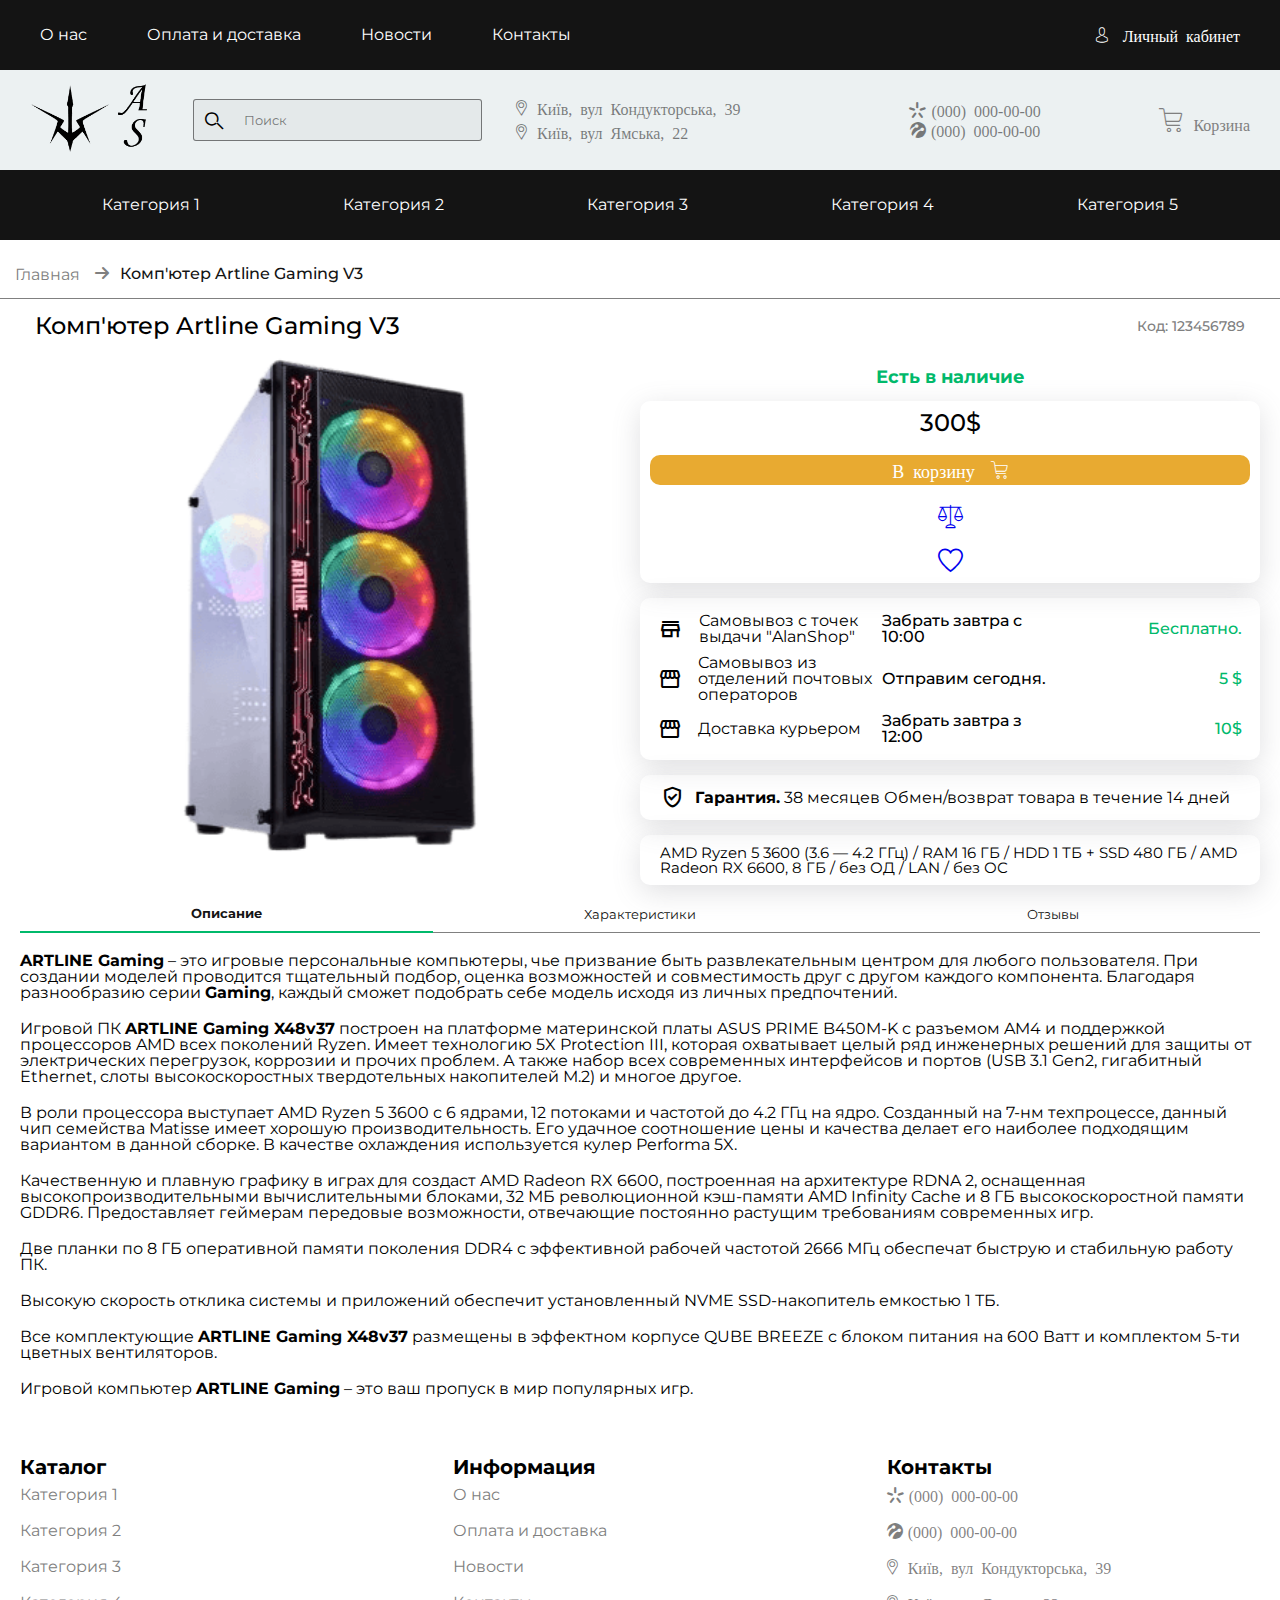
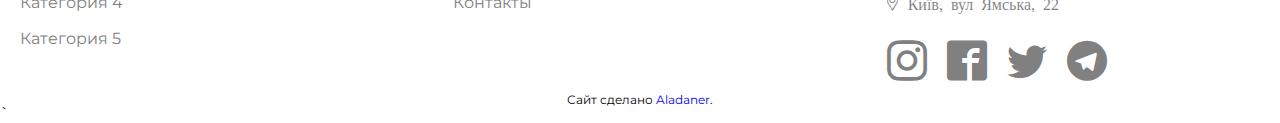
<file: pages/productPage.html>
<!DOCTYPE html>
<html lang="en">

<head>
    <meta charset="UTF-8">
    <meta http-equiv="X-UA-Compatible" content="IE=edge">
    <meta name="viewport" content="width=device-width, initial-scale=1.0">
    <title>Комп'ютер Artline Gaming V3</title>
    <!--Стили-->
    <link rel="stylesheet" href="../src/css/style.css">
    <link rel="stylesheet" href="../src/css/iconsfont.css">
    <link rel="stylesheet" href="../src/css/topButton.css">
    <link rel="stylesheet" href="../src/css/slider.css">
    <link rel="stylesheet" href="../src/css/swiper.css">
    <link rel="stylesheet" href="../src/css/rating-star.css">

    <link rel="stylesheet" href="https://cdn.jsdelivr.net/npm/swiper@8/swiper-bundle.min.css" />

</head>

<body>
    <!-- Back to top button -->
    <a id="button" class="_icon-arrow-up"></a>

    <!-- Header-->
    <header class="header" id="header">
        <div class="header__top top-header">
            <div class="top-header__container">

                <!-- Блок меню-->
                <div class="top-header__menu menu">
                    <nav class="menu__body">
                        <ul class="menu__list">
                            <li class="menu__item"><a href="../pages/about.html" class="menu__link">О нас</a></li>
                            <li class="menu__item"><a href="../pages/delivery.html" class="menu__link">Оплата и
                                    доставка</a></li>
                            <li class="menu__item"><a href="../pages/news.html" class="menu__link">Новости</a></li>
                            <li class="menu__item"><a href="../pages/contacts.html" class="menu__link">Контакты</a></li>
                        </ul>
                    </nav>
                </div>

                <!-- Личный кабинет-->
                <a href="#log-popup" class="top-header__user _icon-user popup-link"><span
                        class="top-header__text">Личный
                        кабинет</span></a>
            </div>
        </div>

        <div class="header__body body-header">
            <div class="body-header__container">
                <a href="../index.html"><img src="../src/img/logo-dark.png" class="body-header__logo" alt=""></a>

                <!-- Блок поиска-->
                <div class="body-header__search">
                    <form action="" class="search-header">
                        <button type="submit" class="search-header__button _icon-search"></button>
                        <input type="text" name="form[]" placeholder="Поиск" class="search-header__input">
                    </form>
                </div>

                <!-- Блок местоположений-->
                <div class="body-header__location location-header">
                    <a href="../" target="_blank" class="location-header__link _icon-location">Київ, вул Кондукторська,
                        39</a>
                    <a href="../" target="_blank" class="location-header__link _icon-location">Київ, вул Ямська, 22</a>
                </div>

                <!-- Блок номеров-->
                <div class="body-header__phone phone-header">
                    <a href="../tel:+380000000000" class="phone-header__link _icon-ks">(000) 000-00-00</a>
                    <a href="../tel:+380000000000" class="phone-header__link _icon-li">(000) 000-00-00</a>
                </div>

                <!-- Корзина-->
                <div class="body-header__cart cart-header">
                    <a href="../" class="cart-header__backet _icon-backet"><span
                            class="cart-header__text">Корзина</span></a>
                </div>
            </div>
        </div>

        <div class="header__catalog catalog-header">
            <div class="catalog-header__container">

                <!-- Блок меню-->
                <nav class="catalog-header__menu menu-catalog">
                    <ul class="menu-catalog__list">
                        <li class="menu-catalog__item">
                            <a href="../" class="menu-catalog__link">Категория 1</a>

                            <!-- Блок подменю-->
                            <span class="arrow"></span>
                            <ul class="sub-menu">
                                <li class="sub-menu__list"><a href="../" class="sub-menu__link">Подкатегория 1.1</a></li>
                                <li class="sub-menu__list"><a href="../" class="sub-menu__link">Подкатегория 1.2</a></li>
                                <li class="sub-menu__list"><a href="../" class="sub-menu__link">Подкатегория 1.3</a></li>
                                <li class="sub-menu__list"><a href="../" class="sub-menu__link">Подкатегория 1.4</a></li>
                            </ul>
                        </li>
                        <li class="menu-catalog__item">
                            <a href="../" class="menu-catalog__link">Категория 2</a>

                            <!-- Блок подменю-->
                            <span class="arrow"></span>
                            <ul class="sub-menu">
                                <li class="sub-menu__list"><a href="../" class="sub-menu__link">Подкатегория 2.1</a></li>
                                <li class="sub-menu__list"><a href="../" class="sub-menu__link">Подкатегория 2.2</a></li>
                                <li class="sub-menu__list"><a href="../" class="sub-menu__link">Подкатегория 2.3</a></li>
                                <li class="sub-menu__list"><a href="../" class="sub-menu__link">Подкатегория 2.4</a></li>
                            </ul>
                        </li>
                        <li class="menu-catalog__item"><a href="../" class="menu-catalog__link">Категория 3</a></li>
                        <li class="menu-catalog__item"><a href="../" class="menu-catalog__link">Категория 4</a></li>
                        <li class="menu-catalog__item"><a href="../" class="menu-catalog__link">Категория 5</a></li>

                        <!-- Блок меню "Информация" для моб устройств-->
                        <li class="menu-catalog__item touch-device">
                            <a href="../" class="menu-catalog__link">Информация</a>
                            <span class="arrow"></span>
                            <ul class="sub-menu touch-device">
                                <li class="sub-menu__list"><a href="../pages/about.html" class="sub-menu__link">О нас</a>
                                </li>
                                <li class="sub-menu__list"><a href="../pages/delivery.html" class="sub-menu__link">Оплата
                                        и доставка</a></li>
                                <li class="sub-menu__list"><a href="../pages/news.html" class="sub-menu__link">Новости</a>
                                </li>
                                <li class="sub-menu__list"><a href="../pages/contacts.html"
                                        class="sub-menu__link">Контакты</a></li>
                            </ul>
                        </li>
                    </ul>
                </nav>
            </div>
        </div>

        <!-- Header for mobile device-->
        <div class="header__mobile mobile-header">
            <div class="mobile-header__container">
                <a href="../index.html"><img src="../src/img/logo-dark.png" class="body-header__logo" alt=""></a>
                <a href="#log-popup" class="top-header__user _icon-user popup-link"><span
                        class="top-header__text">Личный
                        кабинет</span></a>
                <a href="../" class="cart-header__backet _icon-backet"><span class="cart-header__text">Корзина</span></a>
                <div class="body-header__burger burger-menu">
                    <span></span>
                </div>
            </div>
            <div class="body-header__search">
                <form action="" class="search-header">
                    <button type="submit" class="search-header__button _icon-search"></button>
                    <input type="text" name="form[]" placeholder="Поиск" class="search-header__input">
                </form>
            </div>
        </div>

    </header>

    <!-- Main-->
    <main class="main">
        <div class="main__container">
            <!-- Roadmap-->
            <div class="roadmap">
                <ul class="roadmap__wrapper">
                    <li class="roadmap__item">
                        <a href="../index.html" class="roadmap__link">Главная</a>
                        <span class="_icon-arrow-right"></span>
                    </li>
                    <li class="roadmap__item">
                        <a href="../" class="roadmap__link">Комп'ютер Artline Gaming V3</a>
                    </li>
                </ul>
            </div>

            <!-- Product-->
            <div class="product">

                <!-- Product header-->
                <div class="product__header">
                    <h2 class="product__header-title">Комп'ютер Artline Gaming V3</h2>
                    <span class="product__header-id">Код: 123456789</span>
                </div>

                <!-- Product container-->
                <div class="product__container">

                    <!-- Product images-->
                    <div class="swiper mySwiper2">
                        <div class="swiper-wrapper">

                            <!-- Слайды-->
                            <div class="swiper-slide">
                                <img src="../src/img/goods/1.png" alt="">
                            </div>
                            <div class="swiper-slide">
                                <img src="../src/img/goods/2.jpg" alt="">
                            </div>
                            <div class="swiper-slide">
                                <img src="../src/img/goods/3.jpg" alt="">
                            </div>
                            <div class="swiper-slide">
                                <img src="../src/img/goods/4.jpg" alt="">
                            </div>
                            <div class="swiper-slide">
                                <img src="../src/img/goods/5.jpg" alt="">
                            </div>

                        </div>

                        <!-- Добавляем если нам нужны стрелки управления-->
                        <div class="swiper-button-prev"></div>
                        <div class="swiper-button-next"></div>

                        <div thumbsSlider="" class="swiper mySwiper">
                            <div class="swiper-wrapper">

                                <!-- Слайды-->
                                <div class="swiper-slide">
                                    <img src="../src/img/goods/1.png" alt="">
                                </div>
                                <div class="swiper-slide">
                                    <img src="../src/img/goods/2.jpg" alt="">
                                </div>
                                <div class="swiper-slide">
                                    <img src="../src/img/goods/3.jpg" alt="">
                                </div>
                                <div class="swiper-slide">
                                    <img src="../src/img/goods/4.jpg" alt="">
                                </div>
                                <div class="swiper-slide">
                                    <img src="../src/img/goods/5.jpg" alt="">
                                </div>
                            </div>
                        </div>
                    </div>

                    <!-- Information-->
                    <div class="product__info">
                        <div class="product__status">Есть в наличие</div>

                        <div class="product__trade">
                            <div class="product__trade-price">300$</div>
                            <button type="button" class="product-cart__btn" tabindex="0"><span class="_icon-backet">В корзину</span></button>
                            <a href="../" class="cell__compare _icon-comparison" tabindex="0"></a>
                            <a href="../" class="cell__favourite _icon-favorites" tabindex="0"></a>
                        </div>

                        <div class="product__delivery delivery">
                            <div class="product__delivery-item delivery__item">
                                <span class="_icon-store"></span>
                                <div class="delivery__item-type">Самовывоз с точек выдачи "AlanShop"</div>
                                <div class="delivery__item-time">Забрать завтра с 10:00</div>
                                <div class="delivery__item-price">Бесплатно.</div>
                            </div>
                            <div class="product__delivery-item delivery__item">
                                <span class="_icon-storefront"></span>
                                <div class="delivery__item-type">Самовывоз из отделений почтовых операторов</div>
                                <div class="delivery__item-time">Отправим сегодня.</div>
                                <div class="delivery__item-price">5 $</div>
                            </div>
                            <div class="product__delivery-item delivery__item">
                                <span class="_icon-storefront"></span>
                                <div class="delivery__item-type">Доставка курьером</div>
                                <div class="delivery__item-time">Забрать завтра з 12:00</div>
                                <div class="delivery__item-price">10$</div>
                            </div>
                        </div>

                        <div class="product__garanty">
                            <span class="_icon-verified_user"></span>
                            <div class="product__garanty-info">
                                <b>Гарантия.</b> 38 месяцев Обмен/возврат товара в течение 14 дней
                            </div>
                        </div>

                        <div class="product__description">
                            <p>AMD Ryzen 5 3600 (3.6 — 4.2 ГГц) / RAM 16 ГБ / HDD 1 ТБ + SSD 480 ГБ / AMD Radeon RX
                                6600, 8 ГБ / без ОД / LAN / без ОС</p>
                        </div>
                    </div>
                </div>

                <!-- Product full info-->
                <div class="product-tabs tab">
                    <!-- Tabs navigations-->
                    <div class="tab__nav">
                        <!-- tabs buttons  -->
                        <button class="tab__btn tab__btn-active" data-for-tab="1">Описание</button>
                        <button class="tab__btn" data-for-tab="2">Характеристики</button>
                        <button class="tab__btn" data-for-tab="3">Отзывы</button>
                    </div>

                    <!-- Tabs content  -->
                    <div class="tab__content">
                        <!-- Product description-->
                        <div class="tab__item tab__item-active" data-tab="1">
                            <div class="tab__description">
                                <p><b>ARTLINE Gaming</b> – это игровые персональные компьютеры, чье призвание быть
                                    развлекательным
                                    центром для любого пользователя. При создании моделей проводится тщательный подбор,
                                    оценка возможностей и совместимость друг с другом каждого компонента. Благодаря
                                    разнообразию серии <b>Gaming</b>, каждый сможет подобрать себе модель исходя из
                                    личных
                                    предпочтений.</p>

                                <p>Игровой ПК <b>ARTLINE Gaming X48v37</b> построен на платформе материнской платы ASUS
                                    PRIME
                                    B450M-K с разъемом AM4 и поддержкой процессоров AMD всех поколений Ryzen. Имеет
                                    технологию 5X Protection III, которая охватывает целый ряд инженерных решений для
                                    защиты
                                    от электрических перегрузок, коррозии и прочих проблем. А также набор всех
                                    современных
                                    интерфейсов и портов (USB 3.1 Gen2, гигабитный Ethernet, слоты высокоскоростных
                                    твердотельных накопителей М.2) и многое другое.</p>

                                <p>В роли процессора выступает AMD Ryzen 5 3600 с 6 ядрами, 12 потоками и частотой до
                                    4.2
                                    ГГц на ядро. Созданный на 7-нм техпроцессе, данный чип семейства Matisse имеет
                                    хорошую
                                    производительность. Его удачное соотношение цены и качества делает его наиболее
                                    подходящим вариантом в данной сборке. В качестве охлаждения используется кулер
                                    Performa
                                    5X.</p>

                                <p>Качественную и плавную графику в играх для создаст AMD Radeon RX 6600, построенная на
                                    архитектуре RDNA 2, оснащенная высокопроизводительными вычислительными блоками, 32
                                    МБ
                                    революционной кэш-памяти AMD Infinity Cache и 8 ГБ высокоскоростной памяти GDDR6.
                                    Предоставляет геймерам передовые возможности, отвечающие постоянно растущим
                                    требованиям
                                    современных игр.</p>

                                <p>Две планки по 8 ГБ оперативной памяти поколения DDR4 c эффективной рабочей частотой
                                    2666
                                    МГц обеспечат быструю и стабильную работу ПК.</p>

                                <p>Высокую скорость отклика системы и приложений обеспечит установленный NVME
                                    SSD-накопитель емкостью 1 ТБ.</p>

                                <p>Все комплектующие <b>ARTLINE Gaming X48v37</b> размещены в эффектном корпусе QUBE
                                    BREEZE с
                                    блоком питания на 600 Ватт и комплектом 5-ти цветных вентиляторов.</p>

                                <p>Игровой компьютер <b>ARTLINE Gaming</b> – это ваш пропуск в мир популярных игр.</p>
                            </div>
                        </div>

                        <!-- Product characteristics-->
                        <div class="tab__item" data-tab="2">
                            <div class="tab__characteristics characteristics">
                                <dl>
                                    <div class="characteristics__item">
                                        <dt>Процесор:</dt>
                                        <dd>Шестиядерний Intel Core i5-10400F (2.9 – 4.3 ГГц)</dd>
                                    </div>

                                    <div class="characteristics__item">
                                        <dt>Чипсет материнской платы:</dt>
                                        <dd>Intel H510 (PRIME H510M-K)</dd>
                                    </div>

                                    <div class="characteristics__item">
                                        <dt>Объем оперативной памяти:</dt>
                                        <dd>16 ГБ</dd>
                                    </div>

                                    <div class="characteristics__item">
                                        <dt>Мощность БП:</dt>
                                        <dd>500 Вт</dd>
                                    </div>

                                    <div class="characteristics__item">
                                        <dt>Видеокарта:</dt>
                                        <dd>GeForce GTX 1650</dd>
                                    </div>

                                    <div class="characteristics__item">
                                        <dt>Размеры:</dt>
                                        <dd>325 х 200 х 353 мм</dd>
                                    </div>

                                    <div class="characteristics__item">
                                        <dt>Вес:</dt>
                                        <dd>7 кг</dd>
                                    </div>

                                    <div class="characteristics__item">
                                        <dt>Объем SSD:</dt>
                                        <dd>480 ГБ</dd>
                                    </div>

                                    <div class="characteristics__item">
                                        <dt>Объем HDD:</dt>
                                        <dd>1 ТБ</dd>
                                    </div>

                                    <div class="characteristics__item">
                                        <dt>Тип видеокарты:</dt>
                                        <dd>Дискретная</dd>
                                    </div>

                                    <div class="characteristics__item">
                                        <dt>Производитель GPU:</dt>
                                        <dd>NVIDIA</dd>
                                    </div>

                                    <div class="characteristics__item">
                                        <dt>Объем видеопамяти:</dt>
                                        <dd>4 ГБ</dd>
                                    </div>

                                    <div class="characteristics__item">
                                        <dt>Гарантия:</dt>
                                        <dd>38 місяців</dd>
                                    </div>

                                    <div class="characteristics__item">
                                        <dt>Порты:</dt>
                                        <dd>
                                            <ul>
                                                <li>
                                                    <b>На передней панели:</b>
                                                    <br>
                                                    1 x USB 3.0
                                                    <br>
                                                    1 x USB 2.0
                                                    <br>
                                                    2 x аудиоразъема
                                                    <br>
                                                    <br>
                                                    <b>На задней панели (материнская плата):</b>
                                                    <br>
                                                    1 х PS/2
                                                    <br>
                                                    2 x USB 3.2 Gen 1 Type-A
                                                    <br>
                                                    4 x USB 2.0
                                                    <br>
                                                    1 x LAN (RJ-45)
                                                    <br>
                                                    3 x аудио разъема
                                                </li>
                                            </ul>
                                        </dd>
                                    </div>
                                </dl>
                            </div>
                        </div>

                        <!-- Product comments-->
                        <div class="tab__item" data-tab="3">
                            <div class="tab__comments comments">
                                <div class="comments__create">
                                    <span>Оставьте свой отзыв об этом товаре</span>
                                    <button type="submit" class="comments__btn">Написать отзыв</button>
                                </div>

                                <div class="comments__container">
                                    <div class="comments__body">
                                        <!-- Comments header-->
                                        <div class="comments__header">
                                            <span class="comments__header-name">Victor</span>
                                            <div class="comments__reating rating ">
                                                <div class="rating__body">
                                                    <div class="rating__active" style="width: 72%;"></div>
                                                    <div class="rating__items">
                                                        <input type="radio" class="rating__item" name="rating" id="" value="1" tabindex="0">
                                                        <input type="radio" class="rating__item" name="rating" id="" value="2" tabindex="0">
                                                        <input type="radio" class="rating__item" name="rating" id="" value="3" tabindex="0">
                                                        <input type="radio" class="rating__item" name="rating" id="" value="4" tabindex="0">
                                                        <input type="radio" class="rating__item" name="rating" id="" value="5" tabindex="0">
                                                    </div>
                                                </div>
                                                <div class="rating__value">3.6</div>
                                            </div>
                                            <span class="comments__header-date">03.10.2022</span>
                                        </div>

                                        <!-- Comments inner-->
                                        <div class="comments__inner">                                            

                                            <div class="comments__inner-text">
                                                <p>Lorem ipsum dolor sit amet consectetur adipisicing elit. Ut commodi cupiditate dignissimos repellat? Aperiam iure dolore modi exercitationem nam. Facilis, quasi. Distinctio ex repellendus animi suscipit culpa tempora similique. Labore?</p>
                                            </div>  
                                            <div class="comments__inner-dignity">
                                                <h2>Достоинства:</h2>
                                                <p>Lorem ipsum dolor, sit amet consectetur adipisicing elit. Porro reprehenderit quos ratione eos culpa modi maxime corrupti laudantium optio officiis id voluptatem accusantium cumque veritatis, assumenda aliquid amet adipisci earum.</p>
                                            </div>
                                            <div class="comments__inner-limitations">
                                                <h2>Недостатки:</h2>
                                                <p>Lorem ipsum dolor sit amet, consectetur adipisicing elit. Corrupti repellat nam odio maiores eum molestiae quis, quia totam quasi ullam itaque iure aspernatur velit ipsum dolorem. Est neque officiis impedit.</p>
                                            </div>
                                        </div>

                                        <!-- Comments footer-->
                                        <div class="comments__footer">
                                            <a href="../">Ответить</a>
                                            <a href="../" class="cell__favourite _icon-favorites" tabindex="0"></a>
                                        </div>
                                    </div>
                                </div>
                            </div>
                        </div>
                    </div>
                </div>
            </div>
        </div>
    </main>

    <!-- Footer-->
    <footer class="footer">
        <div class="footer__top">

            <!-- Каталог-->
            <div class="footer__col">
                <div class="footer__title">
                    <h2>Каталог</h2>
                </div>

                <div class="footer__nav">
                    <a href="../">Категория 1</a>
                    <a href="../">Категория 2</a>
                    <a href="../">Категория 3</a>
                    <a href="../">Категория 4</a>
                    <a href="../">Категория 5</a>
                </div>
            </div>

            <!-- Информация-->
            <div class="footer__col">
                <div class="footer__title">
                    <h2>Информация</h2>
                </div>

                <div class="footer__nav">
                    <a href="../pages/about.html">О нас</a>
                    <a href="../pages/delivery.html">Оплата и доставка</a>
                    <a href="../pages/news.html">Новости</a>
                    <a href="../pages/contacts.html">Контакты</a>
                </div>
            </div>

            <!-- Контакты-->
            <div class="footer__col">
                <div class="footer__title">
                    <h2>Контакты</h2>
                </div>

                <div class="footer__contacts">
                    <a href="../tel:+380000000000" class="phone-header__link _icon-ks">(000) 000-00-00</a>
                    <a href="../tel:+380000000000" class="phone-header__link _icon-li">(000) 000-00-00</a>
                    <a href="../" target="_blank" class="location-header__link _icon-location">Київ, вул Кондукторська,
                        39</a>
                    <a href="../" target="_blank" class="location-header__link _icon-location">Київ, вул Ямська, 22</a>
                </div>

                <div class="social">
                    <a href="../" target="_blank" title="Instagram">
                        <i class="_icon-instagram"></i>
                    </a>
                    <a href="../" target="_blank" title="Facebook">
                        <i class="_icon-facebook"></i>
                    </a>
                    <a href="../" target="_blank" title="Twitter">
                        <i class="_icon-twitter"></i>
                    </a>
                    <a href="../" target="_blank" title="Telegram">
                        <i class="_icon-telegram"></i>
                    </a>
                </div>
            </div>
        </div>
        <div class="created">Сайт сделано <a href="https://github.com/Aladaner" target="_blank">Aladaner</a>.</div>`
    </footer>

    <!-- Login popup-->
    <div id="log-popup" class="popup">
        <!-- <a href="../#" class="popup__area"></a> Without JS-->
        <div class="popup__body">
            <div class="popup__content">
                <a href="#header" class="popup__close close-popup">X</a>

                <!-- Login Form-->
                <div class="form">
                    <div class="form__container">
                        <form>
                            <div class="form__inner">
                                <div class="form__title">
                                    <h2>Вход</h2>
                                    <span>Войдите с помощью:</span>
                                    <div class="social">
                                        <a href="../" target="_blank" title="Facebook">
                                            <i class="_icon-facebook"></i>
                                        </a>
                                        <a href="../" target="_blank" title="Twitter">
                                            <i class="_icon-twitter"></i>
                                        </a>
                                        <a href="../" target="_blank" title="Google">
                                            <i class="_icon-google"></i>
                                        </a>
                                    </div>
                                </div>

                                <div class="form__or">
                                    <span>или</span>
                                </div>

                                <!-- Email-->
                                <div class="fields fields__input">
                                    <label class="control-label" for="login">E-mail</label>
                                    <input class="control-input" type="email" id="email" placeholder="Введите e-mail."
                                        required>
                                </div>

                                <!-- Passsword-->
                                <div class="fields fields__input">
                                    <label class="control-label" for="password">Пароль</label>
                                    <input class="control-input" type="password" id="password"
                                        placeholder="Введите пароль." required>
                                </div>

                                <!-- Forgot-->
                                <div class="text-right">
                                    <a href="#fpass-popup" class="popup-link">Забыл(а) пароль.</a>
                                </div>

                                <!-- Button-->
                                <div class="container-login">
                                    <div class="wrap-login">
                                        <div class="login-btn"></div>
                                        <button class="btn-login">Войти</button>
                                    </div>
                                </div>

                                <!-- Register-->
                                <div class="text-center">
                                    <a href="#register-popup" class="popup-link">Зарегистрироваться</a>
                                </div>
                            </div>
                        </form>
                    </div>
                </div>
            </div>
        </div>
    </div>

    <!-- Register popup-->
    <div id="register-popup" class="popup">
        <!-- <a href="../#" class="popup__area"></a> Without JS-->
        <div class="popup__body">
            <div class="popup__content">
                <a href="#header" class="popup__close close-popup">X</a>

                <!-- Register Form-->
                <div class="form">
                    <div class="form__container">
                        <form>
                            <div class="form__inner">
                                <div class="form__title">
                                    <h2>Регистрация</h2>
                                    <span>Войдите с помощью:</span>
                                    <div class="social">
                                        <a href="../" target="_blank" title="Facebook">
                                            <i class="_icon-facebook"></i>
                                        </a>
                                        <a href="../" target="_blank" title="Twitter">
                                            <i class="_icon-twitter"></i>
                                        </a>
                                        <a href="../" target="_blank" title="Google">
                                            <i class="_icon-google"></i>
                                        </a>
                                    </div>
                                </div>

                                <div class="form__or">
                                    <span>или</span>
                                </div>

                                <!-- Fist name-->
                                <div class="fields fields__input">
                                    <label class="control-label" for="fname">Имя</label>
                                    <input class="control-input" type="text" id="fname" placeholder="Введите имя."
                                        required>
                                </div>

                                <!-- Last name-->
                                <div class="fields fields__input">
                                    <label class="control-label" for="lname">Фамилия</label>
                                    <input class="control-input" type="text" id="lname" placeholder="Введите фамилию."
                                        required>
                                </div>

                                <!-- Email-->
                                <div class="fields fields__input">
                                    <label class="control-label" for="login">E-mail</label>
                                    <input class="control-input" type="email" id="email" placeholder="Введите e-mail."
                                        required>
                                </div>

                                <!-- Passsword-->
                                <div class="fields fields__input">
                                    <label class="control-label" for="password">Пароль</label>
                                    <input class="control-input" type="password" id="password"
                                        placeholder="Введите пароль." required>
                                </div>

                                <!-- Button-->
                                <div class="container-login">
                                    <div class="wrap-login">
                                        <div class="login-btn"></div>
                                        <button class="btn-login">Зарегистрироваться</button>
                                    </div>
                                </div>

                                <!-- Register-->
                                <div class="text-center">
                                    <a href="#log-popup" class="popup-link">Я уже зарегистрирован.</a>
                                </div>
                            </div>
                        </form>
                    </div>
                </div>
            </div>
        </div>
    </div>

    <!-- Forgot password popup-->
    <div id="fpass-popup" class="popup">
        <!-- <a href="../#" class="popup__area"></a> Without JS-->
        <div class="popup__body">
            <div class="popup__content">
                <a href="#header" class="popup__close close-popup">X</a>

                <!-- Login Form-->
                <div class="form">
                    <div class="form__container">
                        <form>
                            <div class="form__inner">
                                <div class="form__title">
                                    <h2>Вход</h2>
                                    <span>Войдите с помощью:</span>
                                    <div class="social">
                                        <a href="../" target="_blank" title="Facebook">
                                            <i class="_icon-facebook"></i>
                                        </a>
                                        <a href="../" target="_blank" title="Twitter">
                                            <i class="_icon-twitter"></i>
                                        </a>
                                        <a href="../" target="_blank" title="Google">
                                            <i class="_icon-google"></i>
                                        </a>
                                    </div>
                                </div>

                                <div class="form__or">
                                    <span>или</span>
                                </div>

                                <!-- Email-->
                                <div class="fields fields__input">
                                    <label class="control-label" for="login">E-mail</label>
                                    <input class="control-input" type="email" id="email" placeholder="Введите e-mail."
                                        required>
                                </div>

                                <!-- Button-->
                                <div class="container-login">
                                    <div class="wrap-login">
                                        <div class="login-btn"></div>
                                        <button class="btn-login">Восстановить</button>
                                    </div>
                                </div>

                                <!-- Register-->
                                <div class="text-center">
                                    <a href="#log-popup" class="popup-link">Я вспомнил(а) свой пароль.</a>
                                </div>
                            </div>
                        </form>
                    </div>
                </div>
            </div>
        </div>
    </div>

    <!--JQuery-->
    <script src="https://code.jquery.com/jquery-3.6.0.min.js"
        integrity="sha256-/xUj+3OJU5yExlq6GSYGSHk7tPXikynS7ogEvDej/m4=" crossorigin="anonymous"></script>
    <!--Слайдер Slick-->
    <script src="../src/js/slick.min.js"></script>
    <!--Скрипты-->
    <script src="../src/js/script.js"></script>
    <script src="../src/js/slider-settings.js"></script>
    <script src="../src/js/rating-star.js"></script>
    <script src="../src/js/popups.js"></script>
    <script src="https://cdn.jsdelivr.net/npm/swiper@8/swiper-bundle.min.js"></script>
    <script src="../src/js/swiper.js"></script>
    <script src="../src/js/tabs.js"></script>
</body>

</html>
</file>
<file: src/css/style.css>
@import url("https://fonts.googleapis.com/css2?family=Montserrat:wght@400;500;700&display=swap");
* {
  padding: 0;
  margin: 0;
  border: 0;
}

*,
*::before, *::after {
  -moz-box-sizing: border-box;
  -webkit-box-sizing: border-box;
  box-sizing: border-box;
}

:focus, :active {
  outline: none;
}

a:focus, a:active {
  outline: none;
}

nav, footer, header, aside {
  display: block;
}

html, body {
  height: 100%;
  width: 100%;
  font-size: 100%;
  line-height: 1;
  font-size: 14;
  -ms-text-size-adjust: 100%;
  -moz-text-size-adjust: 100%;
  -webkit-text-size-adjust: 100%;
}

input, button, textarea {
  font-family: inherit;
}

input::-ms-clear {
  display: none;
}

button {
  cursor: pointer;
}

button::-moz-focus-inner {
  padding: 0;
  border: 0;
}

a, a:visited {
  text-decoration: none;
}

a:hover {
  text-decoration: none;
}

ul, li {
  list-style: none;
}

img {
  vertical-align: top;
}

h1, h2, h3, h4, h5, h6 {
  font-size: inherit;
  font-weight: 400;
}

.header {
  position: fixed;
  z-index: 15;
  top: 0;
  width: 100%;
}
.header__top {
  background-color: #141414;
}
.header__body {
  background-color: #ECF1F2;
}
.header__catalog {
  background-color: #141414;
}

.top-header {
  padding: 10px 40px;
}
.top-header__container {
  max-width: 1600px;
  min-height: 50px;
  width: 100%;
  margin: 0 auto;
  display: flex;
  align-items: center;
  gap: 20px;
}
.top-header__menu {
  flex: 1 1 auto;
}
.top-header__user {
  color: #FFFFFF;
  display: inline-flex;
  align-items: center;
}
.top-header__user::before {
  margin-right: 15px;
}
.top-header__user:hover {
  color: #00b96b;
}

.menu__list {
  display: flex;
  flex-wrap: wrap;
  row-gap: 5px;
  gap: 60px;
}
.menu__link {
  font-size: 16px;
  color: #FFFFFF;
  line-height: 20px;
}
.menu__link:hover {
  color: #00b96b;
}

.body-header {
  padding: 10px 40px;
}
.body-header__container {
  max-width: 1600px;
  width: 100%;
  max-height: 100px;
  margin: 0 auto;
  display: flex;
  justify-content: space-between;
  gap: 30px;
  align-items: center;
}
.body-header__logo {
  height: 100px;
}
.body-header__search {
  width: 100%;
}
.body-header__location {
  display: flex;
  flex-direction: column;
  justify-content: center;
  align-items: flex-start;
}
.body-header__phone {
  display: flex;
  flex-direction: column;
  justify-content: center;
  align-items: center;
}
.body-header__cart {
  display: flex;
  justify-content: center;
  align-items: center;
}
.body-header__burger {
  display: none;
}

.search-header {
  background-color: rgba(7, 7, 7, 0.03);
  border-radius: 3px;
  border: 1px solid rgba(4, 4, 4, 0.5);
  position: relative;
  z-index: 5;
}
.search-header__button {
  position: absolute;
  background-color: transparent;
  height: 41px;
  width: 41px;
  top: 0;
  left: 8;
  display: flex;
  justify-content: center;
  align-items: center;
  font-size: 18px;
}
.search-header__input {
  background-color: transparent;
  border-radius: 3px;
  height: 40px;
  padding: 0px 20px 0px 50px;
  color: #141414;
  width: 100%;
}
.search-header__input::placeholder {
  color: rgba(0, 0, 0, 0.5);
}

.location-header {
  z-index: 5;
  width: 100%;
}
.location-header__link {
  color: rgba(0, 0, 0, 0.5);
  padding: 4px;
  font-size: 20px;
}
.location-header__link:hover {
  color: #141414;
}
.location-header__link::before {
  padding-right: 10px;
}
.location-header__link--contacts {
  font-size: 30px;
  font-weight: 700;
  color: #141414;
  margin: 15px;
}
.location-header__link--contacts:hover {
  color: #808080;
}

.phone-header {
  z-index: 5;
  width: 100%;
}
.phone-header__link {
  color: rgba(0, 0, 0, 0.5);
  padding: 2px;
  font-size: 20px;
}
.phone-header__link:hover {
  color: #141414;
}
.phone-header__link::before {
  margin-right: 5px;
}

.cart-header__backet {
  color: #808080;
  font-size: 20px;
}
.cart-header__backet::before {
  padding: 0 10px;
}
.cart-header__text:hover {
  color: #141414;
}

.catalog-header {
  padding: 10px 40px;
}
.catalog-header__container {
  max-width: 1600px;
  min-height: 50px;
  width: 100%;
  margin: 0 auto;
  display: grid;
}
.menu-catalog__list {
  display: flex;
  justify-content: space-between;
  align-items: center;
  flex-wrap: wrap;
  gap: 20px;
  position: relative;
  width: 100%;
}
.menu-catalog__item {
  display: flex;
  align-items: center;
  justify-content: center;
  margin: 0 auto;
  min-height: 50px;
}
.menu-catalog__link {
  color: #FFFFFF;
  padding: 0 10px;
}
.menu-catalog__link:hover {
  color: #00b96b;
}

.pc .menu-catalog__item:hover .sub-menu {
  display: block;
  opacity: 1;
  visibility: visible;
  pointer-events: all;
}
.pc .header__mobile {
  display: none;
}

.sub-menu {
  flex-direction: column;
  position: absolute;
  top: 100%;
  opacity: 0;
  visibility: hidden;
  pointer-events: none;
  transition: all 0.3s ease 0s;
  background-color: #141414;
  z-index: 5;
}
.sub-menu__list {
  padding: 10px 5px;
  text-align: center;
}
.sub-menu__link {
  color: #FFFFFF;
}
.sub-menu__link:hover {
  color: #00b96b;
}

.touch-device {
  display: none;
  opacity: 0;
  visibility: hidden;
  pointer-events: none;
}

.main__container {
  max-width: 1600px;
  width: 100%;
  margin: 0 auto;
}

.product-cart__title, .news__title {
  display: flex;
  justify-content: space-between;
  margin-top: 50px;
  gap: 10px;
  align-items: baseline;
  padding: 0 10px;
}
.product-cart__title h2, .news__title h2 {
  font-size: 20px;
  font-weight: 700;
}
.product-cart__title h3, .news__title h3 {
  font-size: 15px;
  font-weight: 500;
}
.product-cart__title h3 a:hover, .news__title h3 a:hover {
  color: #00b96b;
}
.product-cart__grid, .news__grid {
  display: flex;
  margin-top: 40px;
  flex-wrap: wrap;
  justify-content: center;
}
.product-cart__btn, .comments__btn {
  background-color: #E8AA31;
  color: #FFFFFF;
  height: 30px;
  border-radius: 10px;
}
.product-cart__btn:hover, .comments__btn:hover {
  background-color: #00b96b;
}
.product-cart__btn span, .comments__btn span {
  display: flex;
  flex-direction: row-reverse;
  align-items: center;
  justify-content: center;
  font-size: 18px;
}
.product-cart__btn span::before, .comments__btn span::before {
  margin-left: 16px;
}

.cell {
  margin: 20px;
  border-radius: 10px;
  box-shadow: rgba(100, 100, 111, 0.2) 0px 7px 29px 0px;
}
.cell__inner {
  display: flex;
  flex-direction: column;
  flex-wrap: wrap;
}
.cell__picture {
  text-align: center;
  padding: 15px;
  width: 100%;
}
.cell__title {
  margin: 10px 0;
  padding: 0 10px;
  font-size: 15px;
  font-weight: 700;
  text-align: center;
}
.cell__title a:hover {
  color: #00b96b;
}
.cell__footer {
  padding: 15px 10px;
  display: flex;
  align-items: center;
  gap: 10px;
}
.cell__price {
  flex: 1 1 auto;
  font-size: 20px;
  line-height: 34px;
}
.cell__price h3 {
  font-weight: 500;
}
.cell__compare {
  font-size: 24px;
}
.cell__compare:hover {
  color: #E8AA31;
}
.cell__favourite {
  font-size: 24px;
}
.cell__favourite:hover {
  color: #E8AA31;
}

.news__list .cell__inner {
  border-radius: 10px;
  box-shadow: rgba(100, 100, 111, 0.2) 0px 7px 29px 0px;
  margin: 10px;
}

.news__list {
  margin-top: 250px;
  display: grid;
  grid-template-columns: 1fr 1fr 1fr;
}
.news .cell {
  width: 25%;
}
.news .cell__date {
  padding: 0 10px;
  font-size: 13px;
  color: #808080;
  font-weight: 700;
}
.news .cell__picture {
  padding: 10px 10px;
}
.news .cell__title {
  text-align: left;
}

@media (max-width: 767px) {
  .news__list {
    margin-top: 150px;
  }
}
@media (max-width: 425px) {
  .news__list {
    margin-top: 110px;
  }
}
.footer {
  max-width: 1600px;
  margin: 0 auto;
  margin-top: 50px;
}
.footer__top {
  display: flex;
  gap: 20px;
}
.footer__col {
  width: 33.3%;
  margin: 0 10px;
}
.footer__title {
  padding: 0 0 10px 10px;
}
.footer__title h2 {
  font-size: 20px;
  font-weight: 700;
}
.footer__nav {
  display: flex;
  flex-direction: column;
}
.footer__nav a {
  color: #808080;
  padding: 10px;
}
.footer__nav a:first-child {
  padding-top: 0;
}
.footer__nav a:hover {
  color: #141414;
  font-weight: 500;
}
.footer__contacts {
  display: flex;
  flex-direction: column;
  flex-wrap: wrap;
  padding: 0 10px 10px 10px;
}
.footer__contacts a {
  padding: 10px 0;
  font-size: 16px;
}
.footer__contacts a:first-child {
  padding-top: 0;
}
.footer__contacts a:last-child {
  padding-bottom: 0;
}

.info {
  margin-top: 30px;
  display: flex;
  flex-direction: column;
  align-items: center;
  padding: 10px;
  box-shadow: rgba(149, 157, 165, 0.2) 0px 8px 24px;
}
.info:first-child {
  margin-top: 250px;
}
.info__title {
  display: flex;
  justify-content: space-between;
  gap: 10px;
  align-items: baseline;
  padding: 0 10px;
  margin-bottom: 10px;
}
.info__title h2 {
  font-size: 20px;
  font-weight: 700;
}
.info__contacts {
  display: grid;
  grid-template-columns: 2fr 1fr;
  justify-items: center;
  grid-gap: 21px 21px;
  padding-top: 20px;
}
.info__link {
  display: flex;
  align-items: center;
  color: #808080;
  margin: 0 20px 10px 0;
  font-size: 20px;
}
.info__link::before {
  margin-right: 10px;
}
.info__link:hover {
  color: #141414;
}
.info li {
  list-style: inside;
  font-size: 16px;
  padding: 5px;
}

@media (max-width: 767px) {
  .info:first-child {
    margin-top: 150px;
  }
}
@media (max-width: 425px) {
  .info__contacts {
    display: flex;
    flex-direction: column;
  }
  .info:first-child {
    margin-top: 110px;
  }
  .location-header__link--contacts {
    font-size: 18px;
    font-weight: 700;
  }
}
::-webkit-scrollbar {
  width: 0;
  background: transparent;
}

.popup {
  z-index: 15;
  position: fixed;
  width: 100%;
  height: 100%;
  background-color: rgba(0, 0, 0, 0.8);
  top: 0;
  left: 0;
  opacity: 0;
  visibility: hidden;
  overflow-x: hidden;
  overflow-y: auto;
  transition: all 0.8s ease 0s;
}
.popup.open {
  opacity: 1;
  visibility: visible;
}
.popup.open .popup__content {
  transform: perspective(600px) translate(0px, 0px) rotateX(0deg);
  opacity: 1;
}
.popup__area {
  position: absolute;
  width: 100%;
  height: 100%;
  top: 0;
  left: 0;
}
.popup__body {
  min-height: 100%;
  display: flex;
  align-items: center;
  justify-content: center;
  padding: 30px 10px;
}
.popup__content {
  background-color: #fff;
  color: #000;
  max-width: 800px;
  padding: 30px;
  position: relative;
  opacity: 0;
  transition: all 0.8s ease 0s;
  transform: perspective(600px) translate(0px, -100%) rotateX(45deg);
  border-radius: 10px;
}
.popup__close {
  position: absolute;
  right: 10px;
  top: 10px;
  font-size: 20px;
  color: #000;
  text-decoration: none;
  margin: 10px;
}
.popup__title {
  font-size: 40px;
  margin: 0px 0px 1em 0px;
}
@media (max-width: 600px) {
  .popup__content {
    width: 100%;
  }
  .popup__content .form {
    min-width: 0;
  }
}
.social {
  display: flex;
  font-size: 40px;
  margin-top: 10px;
}
.social a {
  color: #808080;
  padding: 10px;
}
.social a:hover {
  transition: all 0.3s ease-in-out;
}
.social a:hover ._icon-instagram {
  color: #ff9900;
}
.social a:hover ._icon-facebook {
  color: #244694;
}
.social a:hover ._icon-twitter {
  color: #38a6db;
}
.social a:hover ._icon-telegram {
  color: #38a6db;
}
.social a:hover ._icon-google {
  color: #000;
}

.form {
  width: 100%;
  display: flex;
  justify-content: center;
  min-width: 500px;
}
.form__container {
  max-width: 600px;
}
.form__title {
  display: flex;
  flex-direction: column;
  justify-content: center;
  align-items: center;
  margin: 20px 0 20px 0;
}
.form__title h2 {
  font-size: 32px;
  font-weight: 500;
  text-align: center;
}
.form__title span {
  margin-top: 15px;
  font-size: 16px;
}
.form__or {
  position: relative;
  display: flex;
  justify-content: center;
  margin-bottom: 20px;
}
.form__or span {
  position: relative;
  z-index: 2;
  text-align: center;
  padding: 0 9px 0 9px;
  background: #fff;
}
.form__or::before {
  content: "";
  position: absolute;
  z-index: 1;
  top: 56%;
  transform: translateY(-50%);
  background: #d9d9d9;
  height: 2px;
  width: 100%;
}

.fields {
  width: 100%;
  border-bottom: 2px solid #d9d9d9;
  margin-bottom: 20px;
}
.control-label {
  font-size: 14px;
  color: #333;
  line-height: 1.5;
  padding-left: 10px;
  font-weight: 500;
}

.control-input {
  font-size: 16px;
  color: #333;
  line-height: 1.2;
  display: block;
  width: 100%;
  height: 55px;
  background: transparent;
  padding: 0 7px 0 43px;
}

.text-right {
  text-align: right;
  padding-bottom: 30px;
}
.text-right a {
  font-size: 14px;
  line-height: 1.7;
  color: #666;
}
.text-right a:hover {
  color: rgb(252, 0, 255);
}

.text-center {
  text-align: center;
  padding: 30px;
}
.text-center a {
  font-size: 20px;
  line-height: 1.7;
  color: #666;
}
.text-center a:hover {
  color: rgb(252, 0, 255);
}

.container-login {
  display: flex;
  justify-content: center;
  flex-wrap: wrap;
}

.wrap-login {
  width: 100%;
  display: block;
  position: relative;
  z-index: 1;
  border-radius: 25px;
  overflow: hidden;
  margin: 0 auto;
}

.login-btn {
  position: absolute;
  z-index: -1;
  width: 300%;
  height: 100%;
  background: rgb(0, 219, 222);
  background: linear-gradient(90deg, rgb(0, 219, 222) 12%, rgb(252, 0, 255) 50%, rgb(0, 219, 222) 85%);
  top: 0;
  left: -100%;
  transition: all 0.4s;
}

.btn-login {
  font-size: 16px;
  color: #fff;
  line-height: 1.2;
  text-transform: uppercase;
  display: flex;
  justify-content: center;
  align-items: center;
  padding: 0 20px;
  width: 100%;
  height: 50px;
  background: transparent;
}

.subs {
  background-color: #141414;
  border-radius: 10px;
  margin: 15px;
}
.subs__title {
  font-size: 25px;
  padding: 20px;
  color: #FFFFFF;
  text-align: center;
  font-weight: 500;
}

.subs-form {
  display: flex;
  justify-content: center;
  gap: 20px;
  padding: 5px 20px 20px 20px;
}
.subs-form__input {
  background-color: #FFFFFF;
  border-radius: 3px;
  height: 40px;
  width: 25%;
  color: #141414;
  font-size: 16px;
  padding: 15px;
}
.subs-form__btn {
  background-color: #00b96b;
  border-radius: 3px;
  padding: 10px;
  font-size: 16px;
  color: #FFFFFF;
  font-weight: 500;
}
.subs-form__btn:hover {
  background-color: #E8AA31;
}

@media (max-width: 768px) {
  .subs__title {
    font-size: 15px;
  }
  .subs-form {
    flex-direction: column;
  }
  .subs-form__input {
    width: 100%;
  }
}
@media (min-width: 768px) and (max-with: 1024px) {
  .subs-form__input {
    width: 50%;
  }
}
.roadmap {
  margin-top: 250px;
  padding: 15px;
  border-bottom: 1px solid #808080;
}
.roadmap__wrapper {
  display: flex;
  align-items: center;
  gap: 10px;
}
.roadmap__item span {
  padding-left: 10px;
  color: #808080;
}
.roadmap__link {
  color: #808080;
}
.roadmap__link:last-child {
  color: #141414;
  font-weight: 500;
}

@media (max-width: 768px) {
  .roadmap {
    margin-top: 150px;
  }
}
@media (max-width: 425px) {
  .roadmap {
    margin-top: 110px;
  }
}
.catalog__wrapper {
  display: flex;
  justify-content: space-between;
  border-radius: 10px;
}
.catalog__filter {
  width: 30%;
  background-color: #FFFFFF;
  margin-right: 10px;
}
.catalog__list section {
  display: flex;
  flex-wrap: wrap;
  justify-content: center;
}
.catalog__item {
  margin-top: 0;
}

.catalog-head {
  display: flex;
  flex-direction: row;
  width: 100%;
  align-items: center;
  justify-content: space-between;
  padding: 10px;
}
.catalog-head__container {
  display: flex;
}
.catalog-head .filter__btn {
  display: none;
  justify-content: center;
  align-items: center;
  background: #141414;
  padding: 10px;
  border-radius: 3px;
}
.catalog-head .filter__btn a {
  color: #FFFFFF;
}
.catalog-head__info h2 {
  font-size: 20px;
  font-weight: 700;
  padding: 5px 0;
}
.catalog-head__info span {
  font-size: 15px;
  color: #808080;
}
.catalog-head__sort select {
  border: 1px solid #808080;
  border-radius: 3px;
  padding: 15px;
  padding-right: 40px;
  font-size: 15px;
  text-align: left;
  position: relative;
  display: inline-block;
  appearance: none;
  background-image: url(../icons/arrow-down.svg);
  background-position: right 12px center;
  background-repeat: no-repeat, repeat;
  background-size: 15px;
  max-width: 100%;
  width: 100%;
}

@media (max-width: 425px) {
  .catalog-head {
    flex-direction: column;
  }
  .catalog-head__container {
    padding-top: 10px;
    gap: 20px;
  }
  .catalog-head__container .filter__btn {
    display: flex;
  }
  .filter {
    display: none;
  }
  .popup .filter {
    display: block;
    margin-top: 10px;
  }
}
.filter__type {
  padding: 10px;
  margin-bottom: 15px;
  padding-top: 10px;
  box-shadow: rgba(100, 100, 111, 0.2) 0px 7px 29px 0px;
  border-radius: 10px;
}
.filter__header {
  padding-top: 10px;
  cursor: pointer;
  position: relative;
}
.filter__header h2 {
  font-size: 18px;
  font-weight: 700;
  padding: 10px;
}
.filter__header ::before, .filter__header ::after {
  content: "";
  width: 10px;
  height: 1px;
  background-color: #000;
  position: absolute;
  top: 27px;
  transition: all 0.3s ease 0s;
}
.filter__header ::before {
  transform: rotate(40deg);
  right: 25px;
}
.filter__header ::after {
  transform: rotate(-40deg);
  right: 17px;
}
.filter__header.filterActive ::before {
  transform: rotate(-40deg);
}
.filter__header.filterActive ::after {
  transform: rotate(40deg);
}
.filter__list {
  padding: 0 10px 10px 10px;
}
.filter__item {
  display: flex;
  align-items: center;
  padding: 5px;
}
.filter__item input[type=checkbox] {
  appearance: none;
  width: 20px;
  height: 20px;
  background-color: #eeeeee;
  border: 1px solid #141414;
  border-radius: 6px;
}
.filter__item input[type=checkbox]:checked {
  background-image: url(../icons/CheckOutlined.svg);
  background-position: center;
  background-repeat: no-repeat, repeat;
  background-size: 15px;
}
.filter__item label {
  font-size: 17px;
  font-weight: 500;
  padding-left: 10px;
  color: #808080;
}
.filter__item:hover label {
  color: #141414;
}

.product__header {
  display: flex;
  flex-direction: row;
  justify-content: space-between;
  align-items: center;
  padding: 15px;
}
.product__header-title {
  font-size: 24px;
  font-weight: 500;
}
.product__header-id {
  font-size: 14px;
  font-weight: 500;
  color: #808080;
}
.product__container {
  display: flex;
}
.product__info {
  width: 100%;
}
.product__status {
  text-align: center;
  padding: 15px;
  font-size: 18px;
  font-weight: 700;
  color: #00b96b;
}
.product__trade {
  display: flex;
  flex-wrap: wrap;
  align-items: center;
  justify-content: space-evenly;
  box-shadow: rgba(100, 100, 111, 0.2) 0px 7px 29px 0px;
  border-radius: 10px;
  padding: 10px;
}
.product__trade-price {
  font-size: 24px;
  font-weight: 500;
}
.product__trade .product-cart__btn, .product__trade .comments__btn {
  width: 20%;
  text-align: center;
}
.product__delivery {
  display: flex;
  flex-direction: column;
  margin-top: 15px;
  box-shadow: rgba(100, 100, 111, 0.2) 0px 7px 29px 0px;
  border-radius: 10px;
  padding: 10px;
}
.product__garanty {
  display: flex;
  flex-direction: row;
  align-items: center;
  margin-top: 15px;
  box-shadow: rgba(100, 100, 111, 0.2) 0px 7px 29px 0px;
  border-radius: 10px;
  padding: 10px;
}
.product__garanty span {
  margin-left: 10px;
  margin-right: 10px;
  font-size: 25px;
}
.product__description {
  margin-top: 15px;
  box-shadow: rgba(100, 100, 111, 0.2) 0px 7px 29px 0px;
  border-radius: 10px;
  padding: 10px;
  font-size: 15px;
}
.product__description p {
  margin-left: 10px;
}

.delivery__item {
  display: flex;
  font-size: 18px;
  justify-content: space-around;
  align-items: center;
  padding: 5px;
}
.delivery span {
  font-size: 25px;
  margin-right: 10px;
}
.delivery__item-type, .delivery__item-time, .delivery__item-price {
  width: 30%;
}
.delivery__item-time {
  font-weight: 500;
}
.delivery__item-price {
  font-weight: 500;
  color: #00b96b;
  text-align: right;
}

@media (max-width: 1440px) {
  .product {
    margin: 0 20px;
  }
  .product__trade {
    flex-direction: column;
    gap: 20px;
  }
  .product__trade .product-cart__btn, .product__trade .comments__btn {
    width: 100%;
  }
  .product__trade a {
    padding: 0 20px;
  }
  .product__delivery-item {
    font-size: 16px;
  }
}
@media (max-width: 1024px) {
  .product__delivery-item, .product__garanty-info {
    font-size: 15px;
  }
  .tab__description,
.tab__comments {
    font-size: 15px;
  }
  .comments__header span {
    font-size: 15px;
  }
  .comments__header .rating {
    font-size: 28px;
  }
  .characteristics__item dt {
    font-size: 14px;
  }
}
@media (max-width: 768px) {
  .product__container {
    flex-wrap: wrap;
  }
  .tab__nav {
    flex-direction: column;
  }
}
@media (max-width: 425px) {
  .product__header {
    flex-wrap: wrap;
  }
  .product__header-title {
    font-size: 18px;
    padding: 5px 0;
  }
  .product__delivery-item, .product__garanty-info, .product__description {
    font-size: 13px;
  }
  .tab__description,
.tab__comments {
    font-size: 13px;
  }
}
.tab {
  display: flex;
  align-items: center;
  flex-direction: column;
  width: 100%;
}
.tab__nav {
  display: flex;
  align-items: center;
  justify-content: center;
  width: 100%;
}
.tab__btn {
  background-color: inherit;
  border: none;
  border-bottom: 1px solid #808080;
  color: #141414;
  cursor: pointer;
  padding: 10px 0;
  margin: 10px 0;
  outline: none;
  width: 100%;
}
.tab__btn-active {
  border-bottom: 2px solid #00b96b;
  color: #141414;
  font-weight: bold;
}
.tab__content {
  width: 100%;
}
.tab__item {
  display: flex;
  flex-direction: column;
  align-items: center;
  justify-content: center;
  text-align: center;
  width: 100%;
  display: none;
}
.tab__item-active {
  display: block;
}
.tab__description p {
  padding: 10px 0;
  text-align: start;
}
.tab__comments {
  margin: 5px 0;
}

.characteristics__item {
  display: flex;
  flex-direction: row;
  flex-wrap: wrap;
  justify-content: space-between;
  border-bottom: 1px solid #808080;
  font-size: 16px;
  font-weight: 500;
  padding: 5px 15px 5px 15px;
}
.characteristics__item dt {
  font-weight: 700;
}
.characteristics__item dd {
  font-size: 14px;
  text-align: start;
}
.characteristics__item:last-child {
  border-bottom: 0;
}

.comments__create {
  display: flex;
  justify-content: space-between;
  padding: 10px;
  align-items: center;
}
.comments__create span {
  font-size: 18px;
  font-weight: 500;
}
.comments__btn {
  padding: 5px;
  font-size: 16px;
}
.comments__body {
  box-shadow: rgba(100, 100, 111, 0.2) 0px 7px 29px 0px;
  border-radius: 10px;
}
.comments__header {
  display: flex;
  justify-content: space-between;
  align-items: center;
  padding: 15px 10px;
  border-bottom: 2px solid #808080;
}
.comments__header-name {
  font-weight: 700;
  font-size: 18px;
}
.comments__header-date {
  color: #808080;
  font-size: 14px;
}
.comments__inner {
  text-align: left;
  padding: 15px 10px;
}
.comments__inner h2 {
  color: #141414;
  font-weight: 500;
  font-size: 16px;
  padding: 10px 0;
}
.comments__inner p {
  color: #808080;
}
.comments__footer {
  display: flex;
  justify-content: space-between;
  align-items: center;
  padding: 15px 10px;
}
.comments__footer a:first-child:hover {
  font-weight: 500;
  color: #00b96b;
}

@media (max-width: 425px) {
  .comments__create {
    flex-direction: column;
    gap: 10px;
  }
  .comments__create span {
    font-size: 15px;
  }
  .comments__create button {
    font-size: 14px;
  }
  .comments__header {
    flex-wrap: wrap;
    gap: 10px;
  }
}
@media (min-width: 1024px) {
  .body-header {
    padding: 10px 30px;
  }
  .body-header__logo {
    height: 80px;
  }
  .location-header {
    display: flex;
  }
  .cart-header__backet::before {
    font-size: 25px;
  }
}
@media (min-width: 1024px) and (max-width: 1440px) {
  .location-header__link, .phone-header__link, .cart-header__text {
    font-size: 16px;
  }
}
@media (min-width: 768px) and (max-width: 1023px) {
  .body-header {
    padding: 10px 20px;
  }
  .body-header__logo {
    height: 60px;
  }
  .location-header {
    display: none;
  }
  .phone-header {
    display: flex;
  }
  .top-header__text {
    display: none;
  }
  .top-header__user::before {
    font-size: 25px;
  }
  .cart-header__backet::before {
    font-size: 25px;
  }
  .menu-catalog__link {
    padding: 0px;
  }
  .touch .arrow {
    display: block;
    width: 0;
    height: 0;
    margin: 0px 0px 0px 5px;
    transition: transform 0.3s ease 0s;
    border-left: 5px solid transparent;
    border-right: 5px solid transparent;
    border-top: 10px solid #FFFFFF;
  }
  .touch .subActive .sub-menu {
    opacity: 1;
    visibility: visible;
    pointer-events: all;
    transform: translate(0px, 3%);
  }
  .touch .subActive .arrow {
    transform: rotate(-180deg);
  }
}
@media (max-width: 767px) {
  .header__top, .header__body, .header__catalog {
    display: none;
  }
  .mobile-header {
    background-color: #ECF1F2;
    position: fixed;
    width: 100%;
  }
  .mobile-header__container {
    display: flex;
    align-items: center;
    gap: 10px;
    padding: 5px;
  }
  .mobile-header a {
    width: 33.3%;
    color: #141414;
    font-size: 20px;
  }
  .mobile-header img {
    width: 50%;
    height: 100%;
  }
  .mobile-header .body-header__search {
    width: 100%;
    padding: 10px;
  }
  .burger-menu {
    z-index: 5;
    display: block;
    position: relative;
    width: 30px;
    height: 18px;
    cursor: pointer;
    padding: 10px;
    margin-right: 10px;
  }
  .burger-menu span, .burger-menu::before, .burger-menu::after {
    left: 0;
    position: absolute;
    height: 10%;
    width: 100%;
    transition: all 0.3s ease 0s;
    background-color: #141414;
  }
  .burger-menu::before, .burger-menu::after {
    content: "";
  }
  .burger-menu::before {
    top: 0;
  }
  .burger-menu::after {
    bottom: 0;
  }
  .burger-menu span {
    top: 50%;
    transform: scale(1) translate(0px, -50%);
  }
  .catalog-header {
    display: flex;
    position: fixed;
    top: 0;
    left: -100%;
    width: 100%;
    height: 100%;
    background-color: rgba(0, 0, 0, 0.9);
    padding: 110px 30px 30px 30px;
    transition: left 0.3s ease 0s;
    overflow: auto;
    padding-top: 150px;
  }
  .burgerActive {
    left: 0;
  }
  .burgerActive > span {
    transform: scale(0) translate(0px, -50%);
  }
  .burgerActive::before {
    top: 50%;
    transform: rotate(-45deg) translate(0px, -50%);
  }
  .burgerActive::after {
    bottom: 50%;
    transform: rotate(45deg) translate(0px, 50%);
  }
  .menu-catalog__item {
    width: 100%;
    margin: 0px 0px 30px 0px;
    flex-wrap: wrap;
    justify-content: space-between;
    position: relative;
  }
  .menu-catalog__item:last-child {
    margin-bottom: 0;
  }
  .menu-catalog__link {
    font-size: 24px;
  }
  .menu-catalog .subActive {
    opacity: 1;
    visibility: visible;
    pointer-events: all;
    transform: translate(0px, 3%);
  }
  .menu-catalog .sub-menu {
    position: relative;
    background-color: #FFFFFF;
    flex: 1 1 100%;
    display: none;
    margin: 20px 0px 0px 10px;
    border-radius: 10px;
  }
  .menu-catalog .sub-menu__list {
    text-align: left;
  }
  .menu-catalog .sub-menu__link {
    font-size: 20px;
    color: #141414;
  }
  .arrow {
    display: block;
    width: 0;
    height: 0;
    margin: 0px 0px 0px 5px;
    transition: transform 0.3s ease 0s;
    border-left: 10px solid transparent;
    border-right: 10px solid transparent;
    border-top: 15px solid #FFFFFF;
  }
  .subActive .sub-menu {
    display: block;
    opacity: 1;
    visibility: visible;
    pointer-events: all;
  }
  .subActive .sub-menu__link {
    font-size: 20px;
    color: #141414;
  }
  .subActive .arrow {
    transform: rotate(-180deg);
  }
  .touch-device {
    display: flex;
    opacity: 1;
    visibility: visible;
    pointer-events: all;
  }
  .product-cart__title, .news__title {
    margin-top: 30px;
  }
  .product-cart__grid, .news__grid {
    margin-top: 20px;
  }
  .news__list {
    grid-template-columns: 1fr 1fr;
  }
}
@media (min-width: 768px) and (max-width: 1024px) {
  #button {
    bottom: 50px !important;
    right: 0 !important;
  }
}
@media (min-width: 768px) {
  .mobile-header {
    display: none;
  }
}
@media (min-width: 320px) and (max-width: 425px) {
  #button {
    bottom: 50px !important;
  }
  .mobile-header a {
    font-size: 25px;
  }
  .top-header__text, .cart-header__text {
    display: none;
  }
  .product-cart__title h2, .news__title h2 {
    font-size: 14px;
  }
  .product-cart__title h3, .news__title h3 {
    font-size: 12px;
  }
  .footer__top {
    flex-direction: column;
  }
  .footer__col {
    width: 100%;
    margin: 0;
  }
  .footer__title :first-child {
    margin-top: 5px;
  }
  .footer__contacts a {
    font-size: 16px;
  }
  .news__list {
    grid-template-columns: 1fr;
  }
}
@media (max-width: 768px) {
  .footer__top {
    flex-direction: column;
  }
}
body {
  font-family: "Montserrat", sans-serif;
}

.lock {
  overflow: hidden;
}

.created {
  font-size: 12px;
  text-align: center;
}
</file>
<file: src/css/iconsfont.css>
@font-face {
  font-family: 'icomoon';
  src:  url('../fonts/icomoon.eot?9mu5oi');
  src:  url('../fonts/icomoon.eot?9mu5oi#iefix') format('embedded-opentype'),
    url('../fonts/icomoon.ttf?9mu5oi') format('truetype'),
    url('../fonts/icomoon.woff?9mu5oi') format('woff'),
    url('../fonts/icomoon.svg?9mu5oi#icomoon') format('svg');
  font-weight: normal;
  font-style: normal;
  font-display: block;
}

[class^="_icon-"], [class*=" _icon-"] {
  /* use !important to prevent issues with browser extensions that change fonts */
  font-family: 'icomoon' !important;
  speak: never;
  font-style: normal;
  font-weight: normal;
  font-variant: normal;
  text-transform: none;
  line-height: 1;

  /* Better Font Rendering =========== */
  -webkit-font-smoothing: antialiased;
  -moz-osx-font-smoothing: grayscale;
}

._icon-time:before {
  content: "\e908";
}
._icon-mail:before {
  content: "\e909";
}
._icon-comparison:before {
  content: "\e905";
}
._icon-ks:before {
  content: "\e906";
}
._icon-li:before {
  content: "\e907";
}
._icon-backet:before {
  content: "\e900";
}
._icon-favorites:before {
  content: "\e901";
}
._icon-location:before {
  content: "\e902";
}
._icon-search:before {
  content: "\e903";
}
._icon-user:before {
  content: "\e904";
}
._icon-arrow-up:before {
  content: "\ea3a";
}
._icon-arrow-right:before {
  content: "\ea3c";
}
._icon-arrow-down:before {
  content: "\ea3e";
}
._icon-arrow-down_2:before {
  content: "\e90c";
}
._icon-arrow-left:before {
  content: "\ea40";
}
._icon-facebook:before {
  content: "\ea91";
}
._icon-instagram:before {
  content: "\ea92";
}
._icon-telegram:before {
  content: "\ea95";
}
._icon-google:before {
  content: "\ea88";
}
._icon-twitter:before {
  content: "\ea96";
}
._icon-lock:before {
  content: "\e90a";
}
._icon-person:before {
  content: "\e90b";
}
._icon-local_shipping:before {
  content: "\e90d";
}
._icon-store:before {
  content: "\e90e";
}
._icon-storefront:before {
  content: "\e90f";
}
._icon-verified_user:before {
  content: "\e910";
}
</file>
<file: src/css/rating-star.css>
@charset "UTF-8";
.rating {
  display: flex;
  align-items: flex-end;
  font-size: 40px;
  line-height: 0.75;
  justify-content: center;
}
.rating__body {
  position: relative;
}
.rating__body::before {
  content: "★★★★★";
  display: block;
}
.rating__active {
  position: absolute;
  width: 0%;
  height: 100%;
  top: 0;
  left: 0;
  overflow: hidden;
}
.rating__active::before {
  content: "★★★★★";
  position: absolute;
  width: 100%;
  height: 100%;
  top: 0;
  left: 0;
  color: #ffd300;
}
.rating__items {
  display: flex;
  position: absolute;
  width: 100%;
  height: 100%;
  top: 0;
  left: 0;
}
.rating__item {
  flex: 0 0 20%;
  height: 100%;
  opacity: 0;
}
.rating__value {
  font-size: 50%;
  line-height: 1;
  font-weight: 500;
  padding: 0px 0px 0px 10px;
}
</file>
<file: src/css/topButton.css>
#button {
  background-color: #ff9800;
  width: 50px;
  height: 50px;
  text-align: center;
  border-radius: 4px;
  position: fixed;
  bottom: 30px;
  right: 30px;
  transition: background-color 0.3s, opacity 0.5s, visibility 0.5s;
  opacity: 0;
  visibility: hidden;
  z-index: 1000;
  display: flex;
  align-items: center;
  justify-content: center;
  font-size: 25px;
  border-radius: 50%;
}
#button::after {
  cursor: pointer;
  background-color: #00b96b;
}
#button:active {
  background-color: #00b96b;
}

#button.show {
  opacity: 1;
  visibility: visible;
}
</file>
<file: src/css/slider.css>
/* Слайдер */
.slick-slider {
    min-width: 0px;
}

/* Ограничивающая оболочка */
.slick-list {
    overflow: hidden;
}

/* Лента слайдов */
.slick-track {
    display: flex;
    align-items: flex-start;
}

.slider {
    margin-top: 10px;
    position: relative;
}

.main-banner {
    margin-top: 250px;
}
.main-banner .slider__item {
    text-align: center;
}

/* Стрелки */
.slider .slick-arrow {
    position: absolute;
    top: 50%;
    margin: -30px 0px 0px 0px;
    z-index: 10;
    font-size: 0;
    width: 30px;
    height: 60px;
    gap: 20px;
}

.slider .slick-arrow.slick-prev {
    left: 0;
    background: url('../icons/arrow-left.svg') 0 0 / 100% no-repeat;
}

.slider .slick-arrow.slick-next {
    right: 0;
    background: url('../icons/arrow-right.svg') 0 0 / 100% no-repeat;
}

/* Точки */
.slider .slick-dots {
    display: flex;
    align-items: center;
    justify-content: center;
    margin-top: 5px;
}

.slider .slick-dots li {
    margin: 0 10px;
}

.slider .slick-dots button {
    font-size: 0;
    width: 10px;
    height: 10px;
    background-color: black;
    border-radius: 50%;
}

.slider .slick-dots li.slick-active button {
    background-color: transparent;
    border: 1px solid black;
}

@media (max-width: 1023px) {
    .slider__item img {
        max-width: 100%;
        object-fit: contain;
    }

    .cell__picture {
        width: auto;
    }
}

@media (max-width: 767px) {
    .main-banner {
        margin-top: 110px;
    }
}

@media (min-width: 1024px) {
    .slider {
        padding: 0 30px;
    }
}
</file>
